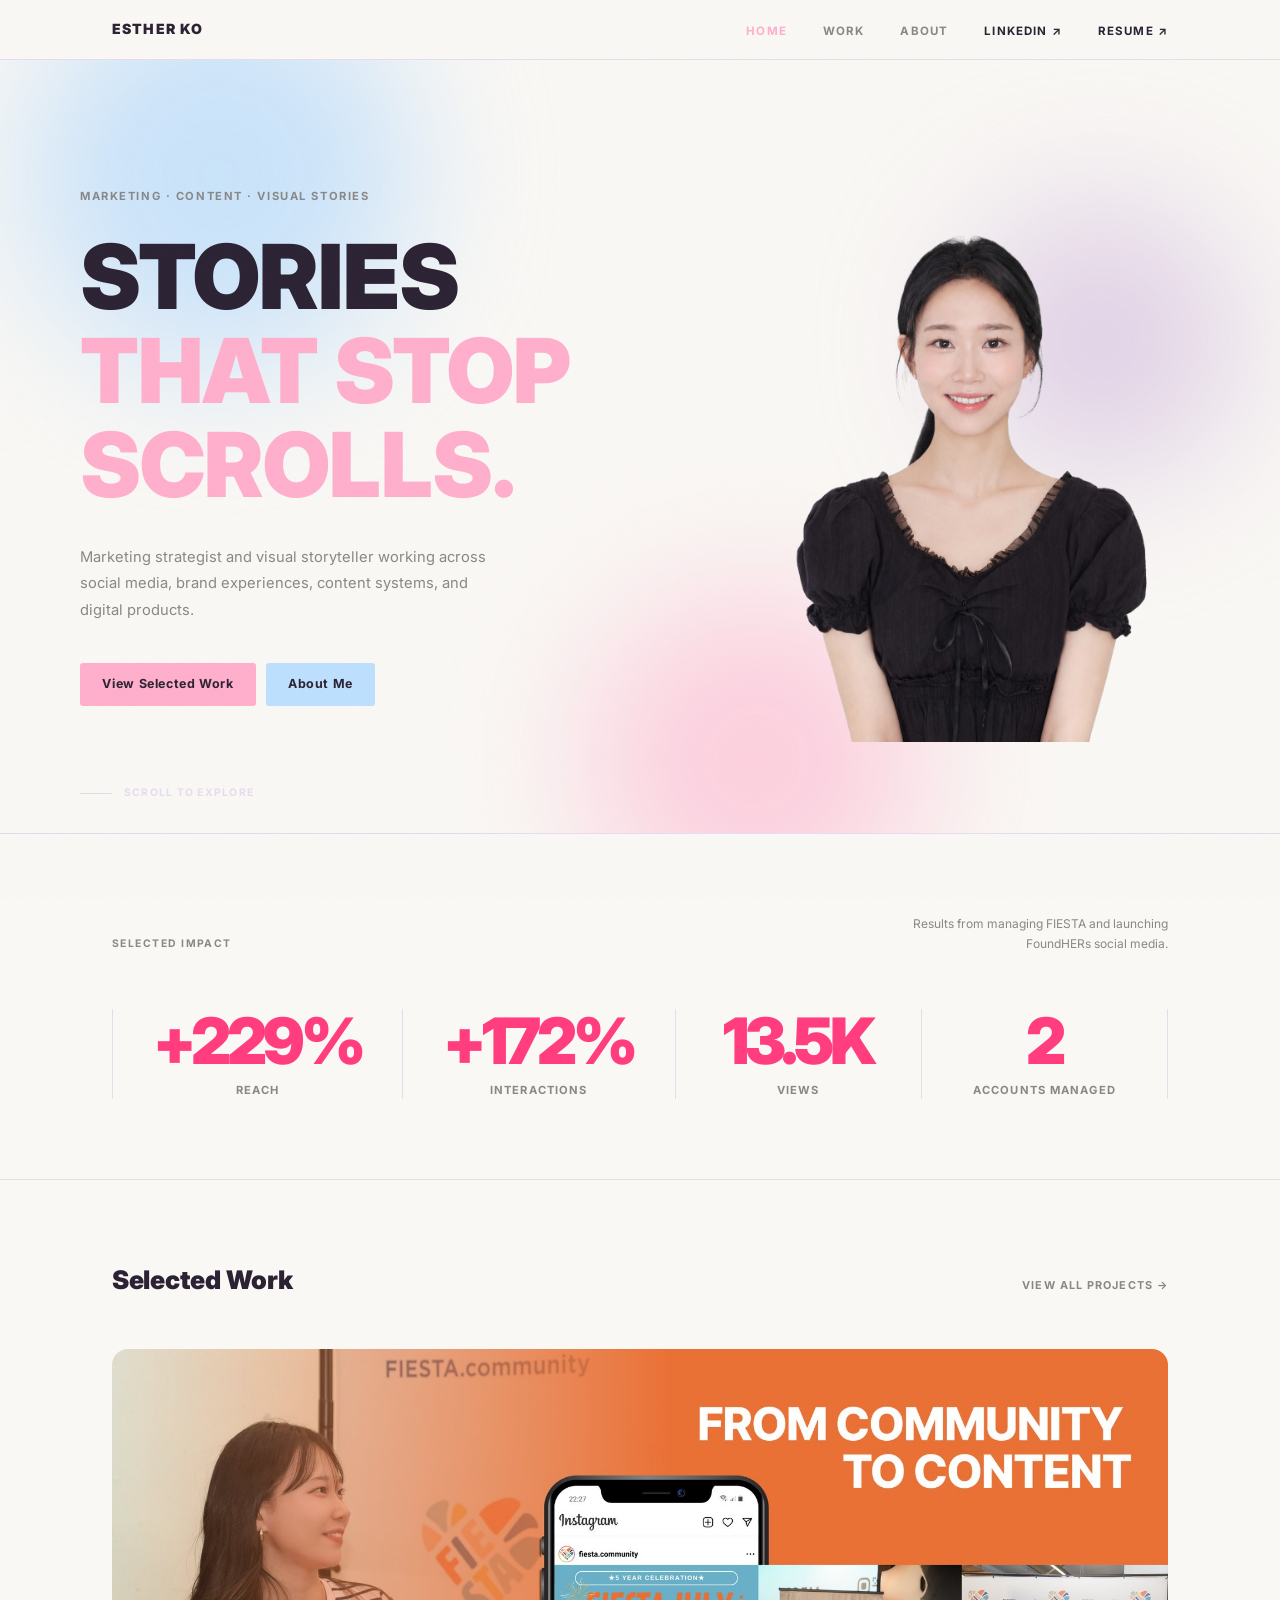
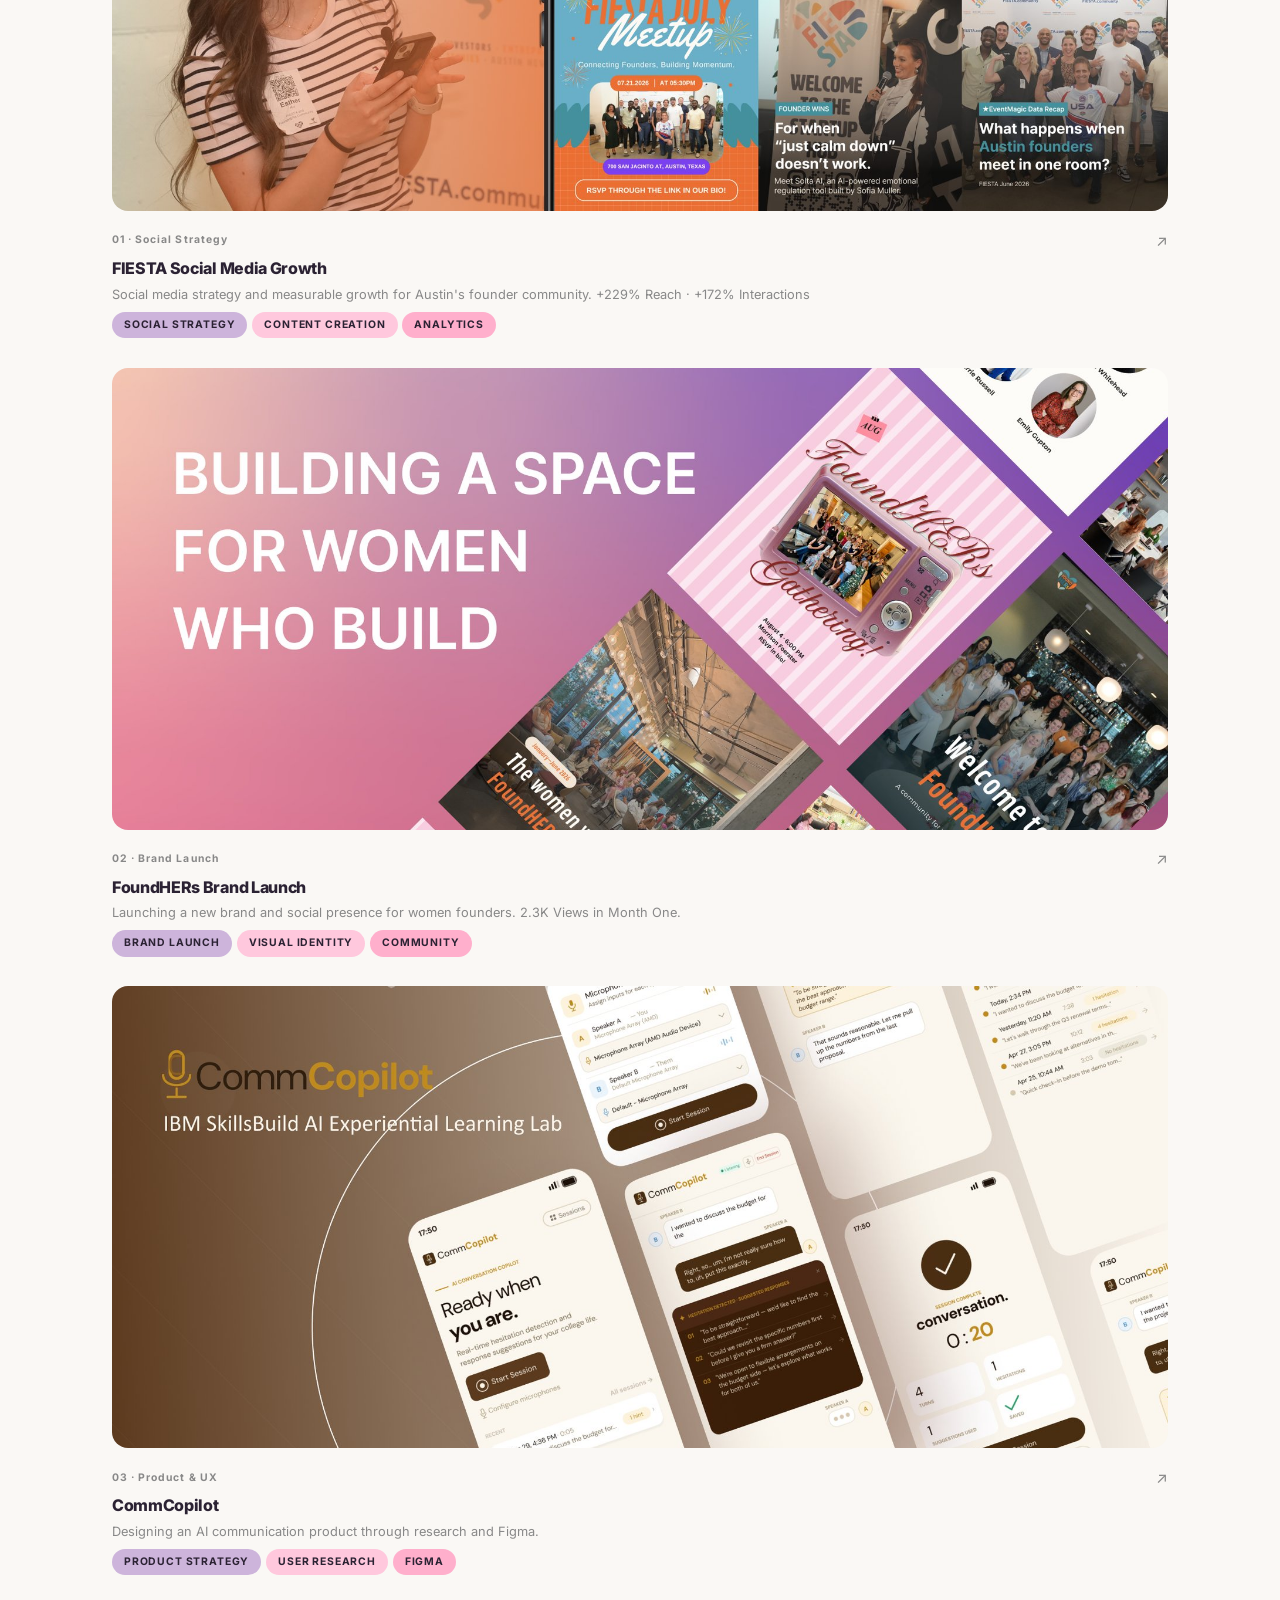
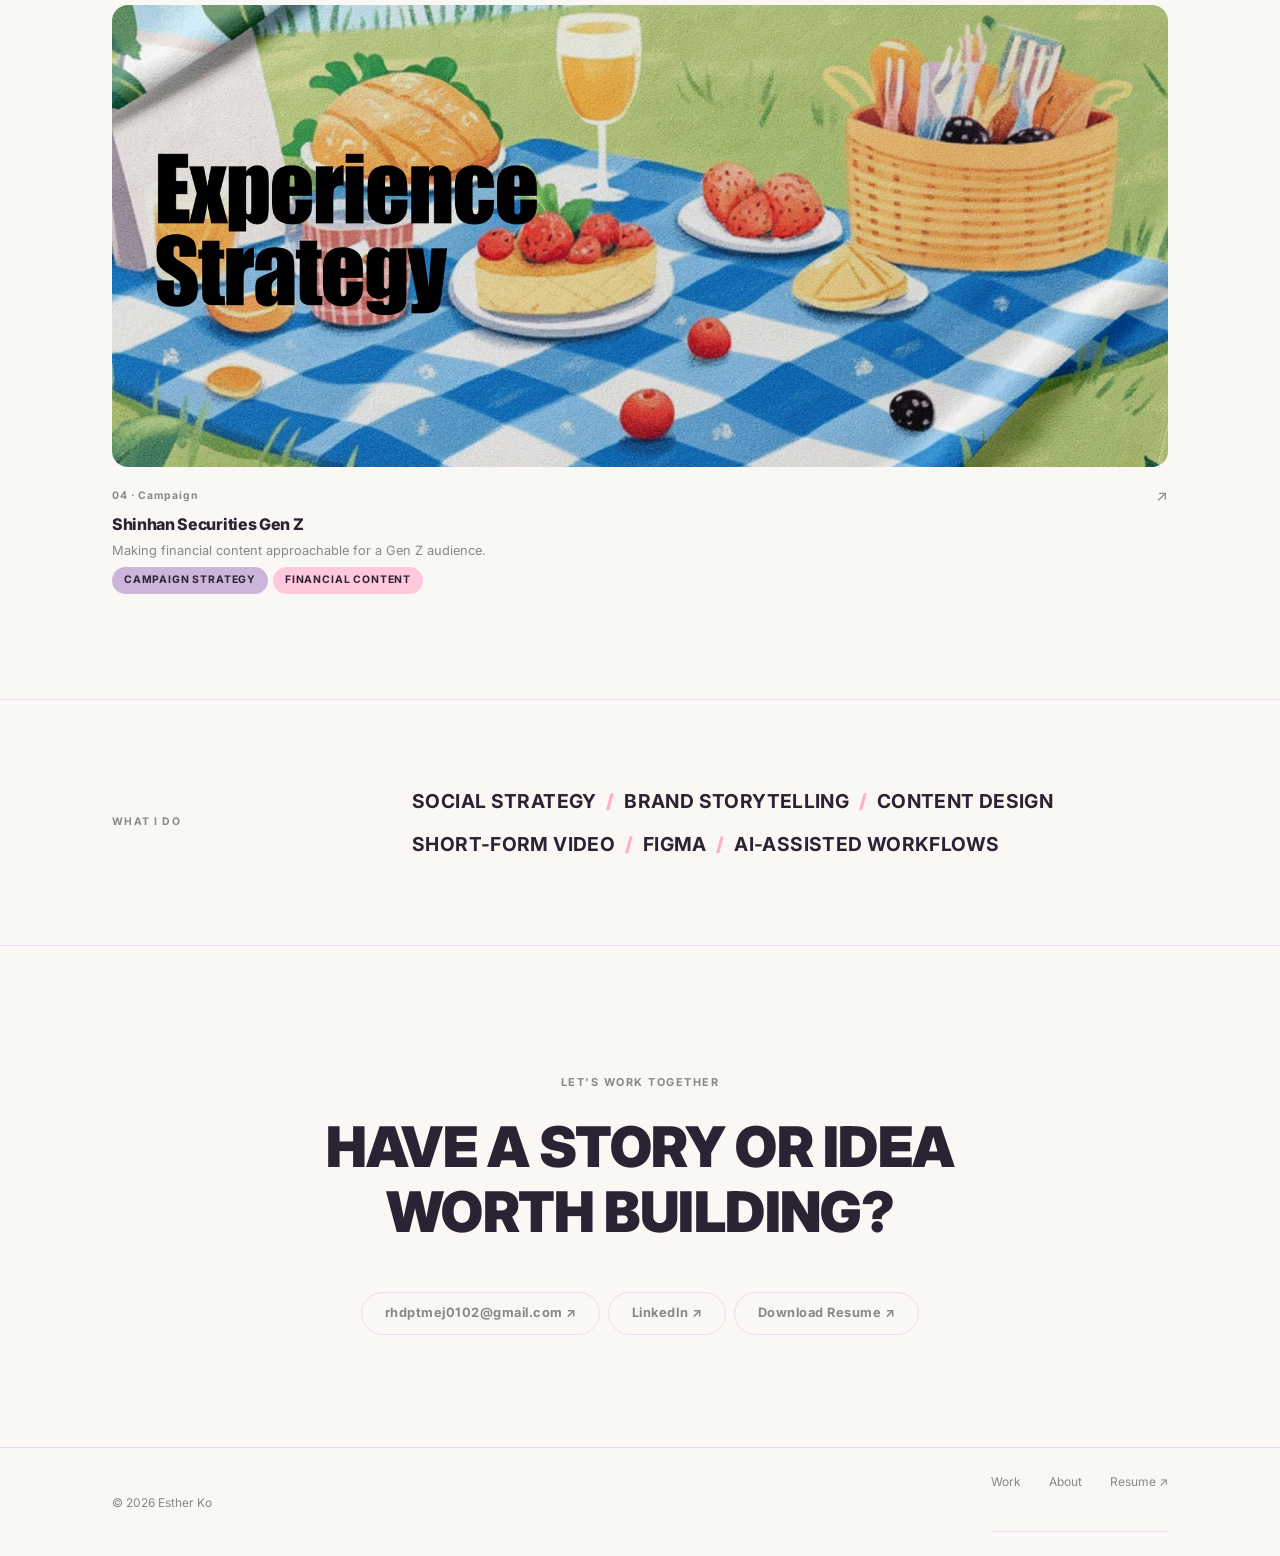
<file: index.html>
<!DOCTYPE html>
<html lang="en">
<head>
  <meta charset="UTF-8" />
  <meta name="viewport" content="width=device-width, initial-scale=1.0" />
  <title>Esther Ko — Marketing Portfolio</title>
  <link rel="stylesheet" href="style.css" />
</head>
<body>

  <nav>
    <div class="container nav-inner">
      <a href="index.html" class="nav-logo">Esther Ko</a>
      <ul class="nav-links" id="nav-menu">
        <li><a href="index.html" class="active">HOME</a></li>
        <li><a href="work.html">WORK</a></li>
        <li><a href="about.html">ABOUT</a></li>
        <li><a href="https://www.linkedin.com/in/hyunkyung-esther-ko/" target="_blank" class="nav-linkedin">LINKEDIN ↗</a></li>
        <li><a href="resume.pdf" target="_blank" class="nav-resume">RESUME ↗</a></li>
      </ul>
      <button class="nav-toggle" id="nav-toggle" aria-label="Menu">☰</button>
    </div>
  </nav>

  <!-- ── HERO ── -->
  <section id="hero">
    <div class="hero-blob hero-blob-1" aria-hidden="true"></div>
    <div class="hero-blob hero-blob-2" aria-hidden="true"></div>
    <div class="hero-blob hero-blob-3" aria-hidden="true"></div>
    <div class="container hero-inner">
      <div class="hero-text">
        <p class="hero-eyebrow">Marketing · Content · Visual Stories</p>
        <h1>
          STORIES<br>
          <span class="accent">THAT STOP SCROLLS.</span>
        </h1>
        <p class="hero-sub">
          Marketing strategist and visual storyteller working across social media,
          brand experiences, content systems, and digital products.
        </p>
        <div class="hero-actions">
          <a href="work.html" class="btn btn-primary">View Selected Work</a>
          <a href="about.html" class="btn btn-outline">About Me</a>
        </div>
      </div>
      <div class="hero-visual"><img src="images/hero.png" alt="Esther Ko"></div>
      <p class="hero-scroll-hint">Scroll to explore</p>
    </div>
  </section>

  <!-- ── SELECTED IMPACT ── -->
  <section id="impact">
    <div class="container">
      <div class="impact-header">
        <p class="eyebrow">Selected Impact</p>
        <p class="impact-note">Results from managing FIESTA and launching FoundHERs social media.</p>
      </div>
      <div class="impact-grid">
        <div class="impact-item">
          <div class="impact-num">+229%</div>
          <div class="impact-label">Reach</div>
        </div>
        <div class="impact-item">
          <div class="impact-num">+172%</div>
          <div class="impact-label">Interactions</div>
        </div>
        <div class="impact-item">
          <div class="impact-num">13.5K</div>
          <div class="impact-label">Views</div>
        </div>
        <div class="impact-item">
          <div class="impact-num">2</div>
          <div class="impact-label">Accounts Managed</div>
        </div>
      </div>
    </div>
  </section>

  <!-- ── SELECTED WORK ── -->
  <section id="selected-work">
    <div class="container">
      <div class="sw-header">
        <h2 class="sw-title">Selected Work</h2>
        <a href="work.html" class="sw-link">View All Projects →</a>
      </div>

      <div class="sw-grid">

        <!-- 01 FIESTA — full width, wide -->
        <a href="projects/fiesta.html" class="sw-card">
          <div class="sw-thumb"><img src="images/fiesta.jpg" alt="FIESTA"></div>
          <div class="sw-info">
            <div class="sw-meta">
              <span class="sw-num">01 · Social Strategy</span>
              <span class="sw-arrow">↗</span>
            </div>
            <h3 class="sw-name">FIESTA Social Media Growth</h3>
            <p class="sw-desc">Social media strategy and measurable growth for Austin's founder community. +229% Reach · +172% Interactions</p>
            <div class="sw-tags">
              <span class="tag">Social Strategy</span>
              <span class="tag">Content Creation</span>
              <span class="tag">Analytics</span>
            </div>
          </div>
        </a>

        <!-- 02 FoundHERs — left 7/12 -->
        <a href="projects/foundHERs.html" class="sw-card">
          <div class="sw-thumb"><img src="images/foundhers.jpg" alt="FoundHERs"></div>
          <div class="sw-info">
            <div class="sw-meta">
              <span class="sw-num">02 · Brand Launch</span>
              <span class="sw-arrow">↗</span>
            </div>
            <h3 class="sw-name">FoundHERs Brand Launch</h3>
            <p class="sw-desc">Launching a new brand and social presence for women founders. 2.3K Views in Month One.</p>
            <div class="sw-tags">
              <span class="tag">Brand Launch</span>
              <span class="tag">Visual Identity</span>
              <span class="tag">Community</span>
            </div>
          </div>
        </a>

        <!-- 03 CommCopilot -->
        <a href="projects/commcopilot.html" class="sw-card">
          <div class="sw-thumb"><img src="images/commcopilot.jpg" alt="CommCopilot"></div>
          <div class="sw-info">
            <div class="sw-meta">
              <span class="sw-num">03 · Product & UX</span>
              <span class="sw-arrow">↗</span>
            </div>
            <h3 class="sw-name">CommCopilot</h3>
            <p class="sw-desc">Designing an AI communication product through research and Figma.</p>
            <div class="sw-tags">
              <span class="tag">Product Strategy</span>
              <span class="tag">User Research</span>
              <span class="tag">Figma</span>
            </div>
          </div>
        </a>

        <!-- 04 Shinhan -->
        <a href="projects/shinhan.html" class="sw-card">
          <div class="sw-thumb"><img src="images/shinhan.jpg" alt="Shinhan Securities"></div>
          <div class="sw-info">
            <div class="sw-meta">
              <span class="sw-num">04 · Campaign</span>
              <span class="sw-arrow">↗</span>
            </div>
            <h3 class="sw-name">Shinhan Securities Gen Z</h3>
            <p class="sw-desc">Making financial content approachable for a Gen Z audience.</p>
            <div class="sw-tags">
              <span class="tag">Campaign Strategy</span>
              <span class="tag">Financial Content</span>
            </div>
          </div>
        </a>

      </div>
    </div>
  </section>

  <!-- ── WHAT I DO ── -->
  <section id="what-i-do">
    <div class="container">
      <div class="wid-inner">
        <p class="eyebrow">What I Do</p>
        <div class="wid-skills">
          SOCIAL STRATEGY<span class="sep">/</span>BRAND STORYTELLING<span class="sep">/</span>CONTENT DESIGN<br>
          SHORT-FORM VIDEO<span class="sep">/</span>FIGMA<span class="sep">/</span>AI-ASSISTED WORKFLOWS
        </div>
      </div>
    </div>
  </section>

  <!-- ── CONTACT CTA ── -->
  <section id="contact-cta">
    <div class="container">
      <p class="cta-pre">Let's work together</p>
      <h2 class="cta-title">Have a story or idea<br>worth building?</h2>
      <div class="cta-links">
        <a href="mailto:rhdptmej0102@gmail.com">rhdptmej0102@gmail.com ↗</a>
        <a href="https://www.linkedin.com/in/hyunkyung-esther-ko/" target="_blank">LinkedIn ↗</a>
        <a href="resume.pdf" target="_blank">Download Resume ↗</a>
      </div>
    </div>
  </section>

  <footer>
    <div class="container footer-inner">
      <span>© 2026 Esther Ko</span>
      <nav class="footer-nav">
        <a href="work.html">Work</a>
        <a href="about.html">About</a>
        <a href="resume.pdf" target="_blank">Resume ↗</a>
      </nav>
    </div>
  </footer>

  <script>
    const toggle = document.getElementById('nav-toggle');
    const menu   = document.getElementById('nav-menu');
    toggle.addEventListener('click', () => menu.classList.toggle('open'));
  </script>

</body>
</html>
</file>
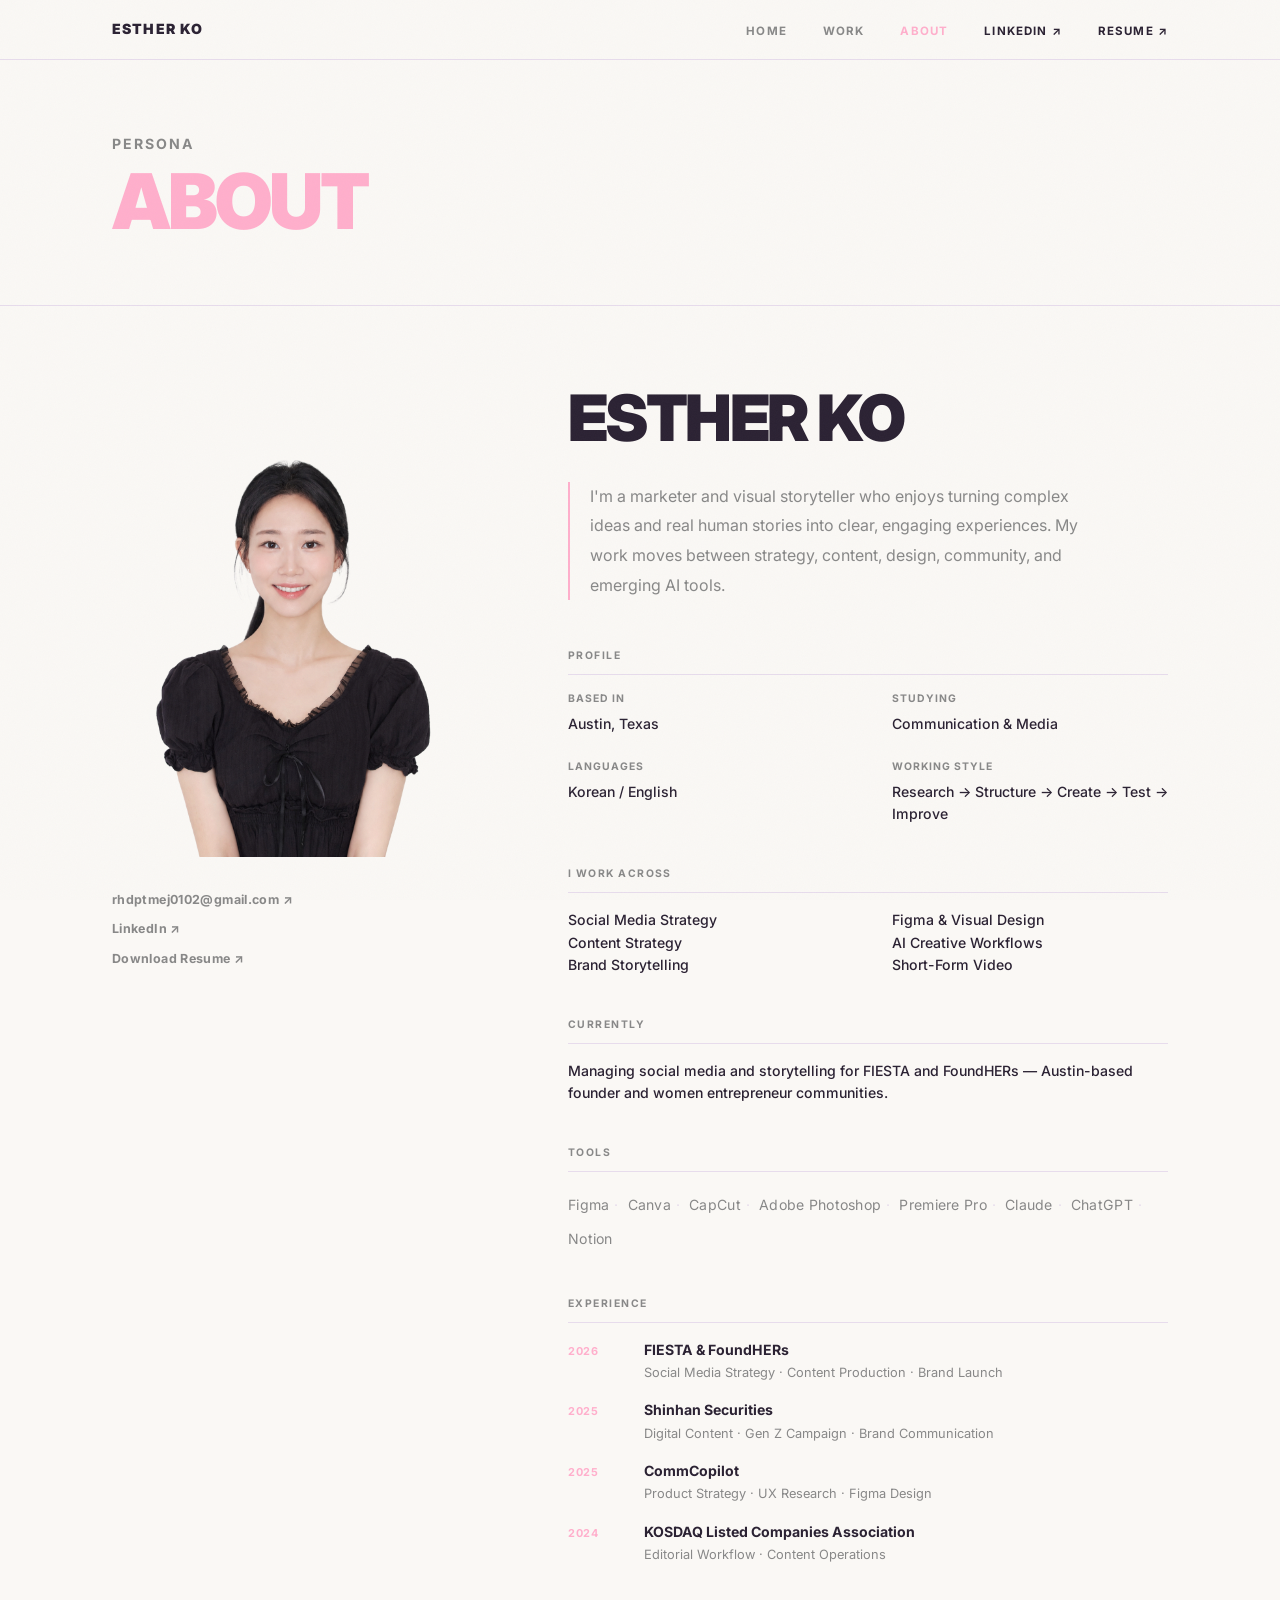
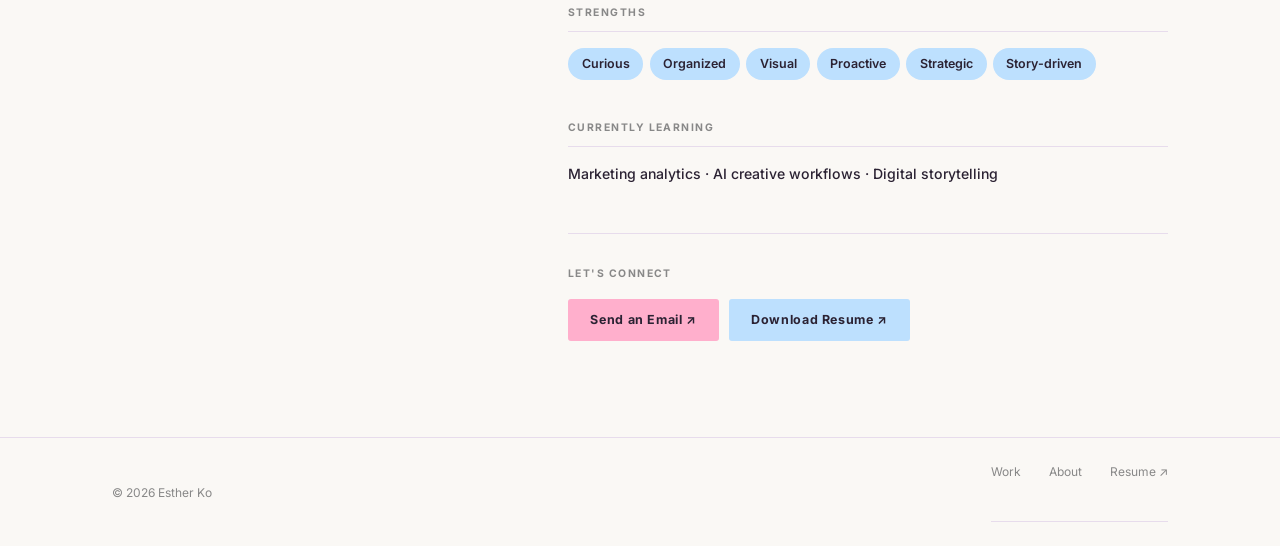
<file: about.html>
<!DOCTYPE html>
<html lang="en">
<head>
  <meta charset="UTF-8" />
  <meta name="viewport" content="width=device-width, initial-scale=1.0" />
  <title>About — Esther Ko</title>
  <link rel="stylesheet" href="style.css" />
</head>
<body>

  <nav>
    <div class="container nav-inner">
      <a href="index.html" class="nav-logo">Esther Ko</a>
      <ul class="nav-links" id="nav-menu">
        <li><a href="index.html">HOME</a></li>
        <li><a href="work.html">WORK</a></li>
        <li><a href="about.html" class="active">ABOUT</a></li>
        <li><a href="https://www.linkedin.com/in/hyunkyung-esther-ko/" target="_blank" class="nav-linkedin">LINKEDIN ↗</a></li>
        <li><a href="resume.pdf" target="_blank" class="nav-resume">RESUME ↗</a></li>
      </ul>
      <button class="nav-toggle" id="nav-toggle" aria-label="Menu">☰</button>
    </div>
  </nav>

  <!-- Page Hero -->
  <section class="page-hero">
    <div class="container">
      <p class="eyebrow">Persona</p>
      <h1>ABOUT</h1>
    </div>
  </section>

  <!-- Persona Layout -->
  <div class="container">
    <div class="about-persona">

      <!-- Photo sidebar (sticky) -->
      <div class="persona-photo">
        <div class="persona-img"><img src="images/hero.png" alt="Esther Ko"></div>
        <div class="persona-sidebar-links">
          <a href="mailto:rhdptmej0102@gmail.com">rhdptmej0102@gmail.com ↗</a>
          <a href="https://www.linkedin.com/in/hyunkyung-esther-ko/" target="_blank">LinkedIn ↗</a>
          <a href="resume.pdf" target="_blank">Download Resume ↗</a>
        </div>
      </div>

      <!-- Main content -->
      <div class="persona-content">

        <h1>ESTHER KO</h1>

        <p class="persona-intro">
          I'm a marketer and visual storyteller who enjoys turning complex ideas
          and real human stories into clear, engaging experiences. My work moves
          between strategy, content, design, community, and emerging AI tools.
        </p>

        <!-- Quick info -->
        <div class="persona-block">
          <p class="persona-block-title">Profile</p>
          <div class="persona-info-grid">
            <div>
              <p class="pi-label">Based In</p>
              <p class="pi-value">Austin, Texas</p>
            </div>
            <div>
              <p class="pi-label">Studying</p>
              <p class="pi-value">Communication & Media</p>
            </div>
            <div>
              <p class="pi-label">Languages</p>
              <p class="pi-value">Korean / English</p>
            </div>
            <div>
              <p class="pi-label">Working Style</p>
              <p class="pi-value">Research → Structure → Create → Test → Improve</p>
            </div>
          </div>
        </div>

        <!-- I work across -->
        <div class="persona-block">
          <p class="persona-block-title">I Work Across</p>
          <div class="persona-info-grid">
            <div>
              <p class="pi-value">Social Media Strategy</p>
              <p class="pi-value">Content Strategy</p>
              <p class="pi-value">Brand Storytelling</p>
            </div>
            <div>
              <p class="pi-value">Figma & Visual Design</p>
              <p class="pi-value">AI Creative Workflows</p>
              <p class="pi-value">Short-Form Video</p>
            </div>
          </div>
        </div>

        <!-- Currently -->
        <div class="persona-block">
          <p class="persona-block-title">Currently</p>
          <p class="pi-value">Managing social media and storytelling for FIESTA and FoundHERs — Austin-based founder and women entrepreneur communities.</p>
        </div>

        <!-- Tools -->
        <div class="persona-block">
          <p class="persona-block-title">Tools</p>
          <p class="persona-tools">
            Figma<span class="tool-sep">·</span>
            Canva<span class="tool-sep">·</span>
            CapCut<span class="tool-sep">·</span>
            Adobe Photoshop<span class="tool-sep">·</span>
            Premiere Pro<span class="tool-sep">·</span>
            Claude<span class="tool-sep">·</span>
            ChatGPT<span class="tool-sep">·</span>
            Notion
          </p>
        </div>

        <!-- Experience -->
        <div class="persona-block">
          <p class="persona-block-title">Experience</p>
          <div class="exp-timeline">
            <div class="exp-row">
              <span class="exp-year">2026</span>
              <div class="exp-detail">
                <p class="exp-org">FIESTA & FoundHERs</p>
                <p class="exp-role">Social Media Strategy · Content Production · Brand Launch</p>
              </div>
            </div>
            <div class="exp-row">
              <span class="exp-year">2025</span>
              <div class="exp-detail">
                <p class="exp-org">Shinhan Securities</p>
                <p class="exp-role">Digital Content · Gen Z Campaign · Brand Communication</p>
              </div>
            </div>
            <div class="exp-row">
              <span class="exp-year">2025</span>
              <div class="exp-detail">
                <p class="exp-org">CommCopilot</p>
                <p class="exp-role">Product Strategy · UX Research · Figma Design</p>
              </div>
            </div>
            <div class="exp-row">
              <span class="exp-year">2024</span>
              <div class="exp-detail">
                <p class="exp-org">KOSDAQ Listed Companies Association</p>
                <p class="exp-role">Editorial Workflow · Content Operations</p>
              </div>
            </div>
          </div>
        </div>

        <!-- Strengths -->
        <div class="persona-block">
          <p class="persona-block-title">Strengths</p>
          <div class="strength-list">
            <span class="strength-tag">Curious</span>
            <span class="strength-tag">Organized</span>
            <span class="strength-tag">Visual</span>
            <span class="strength-tag">Proactive</span>
            <span class="strength-tag">Strategic</span>
            <span class="strength-tag">Story-driven</span>
          </div>
        </div>

        <!-- Currently learning -->
        <div class="persona-block">
          <p class="persona-block-title">Currently Learning</p>
          <p class="pi-value">Marketing analytics · AI creative workflows · Digital storytelling</p>
        </div>

        <!-- CTA -->
        <div class="persona-cta">
          <p class="eyebrow">Let's connect</p>
          <div class="persona-cta-links">
            <a href="mailto:rhdptmej0102@gmail.com" class="btn btn-primary">Send an Email ↗</a>
            <a href="resume.pdf" target="_blank" class="btn btn-outline">Download Resume ↗</a>
          </div>
        </div>

      </div>
    </div>
  </div>

  <footer>
    <div class="container footer-inner">
      <span>© 2026 Esther Ko</span>
      <nav class="footer-nav">
        <a href="work.html">Work</a>
        <a href="about.html">About</a>
        <a href="resume.pdf" target="_blank">Resume ↗</a>
      </nav>
    </div>
  </footer>

  <script>
    const toggle = document.getElementById('nav-toggle');
    const menu   = document.getElementById('nav-menu');
    toggle.addEventListener('click', () => menu.classList.toggle('open'));
  </script>

</body>
</html>
</file>
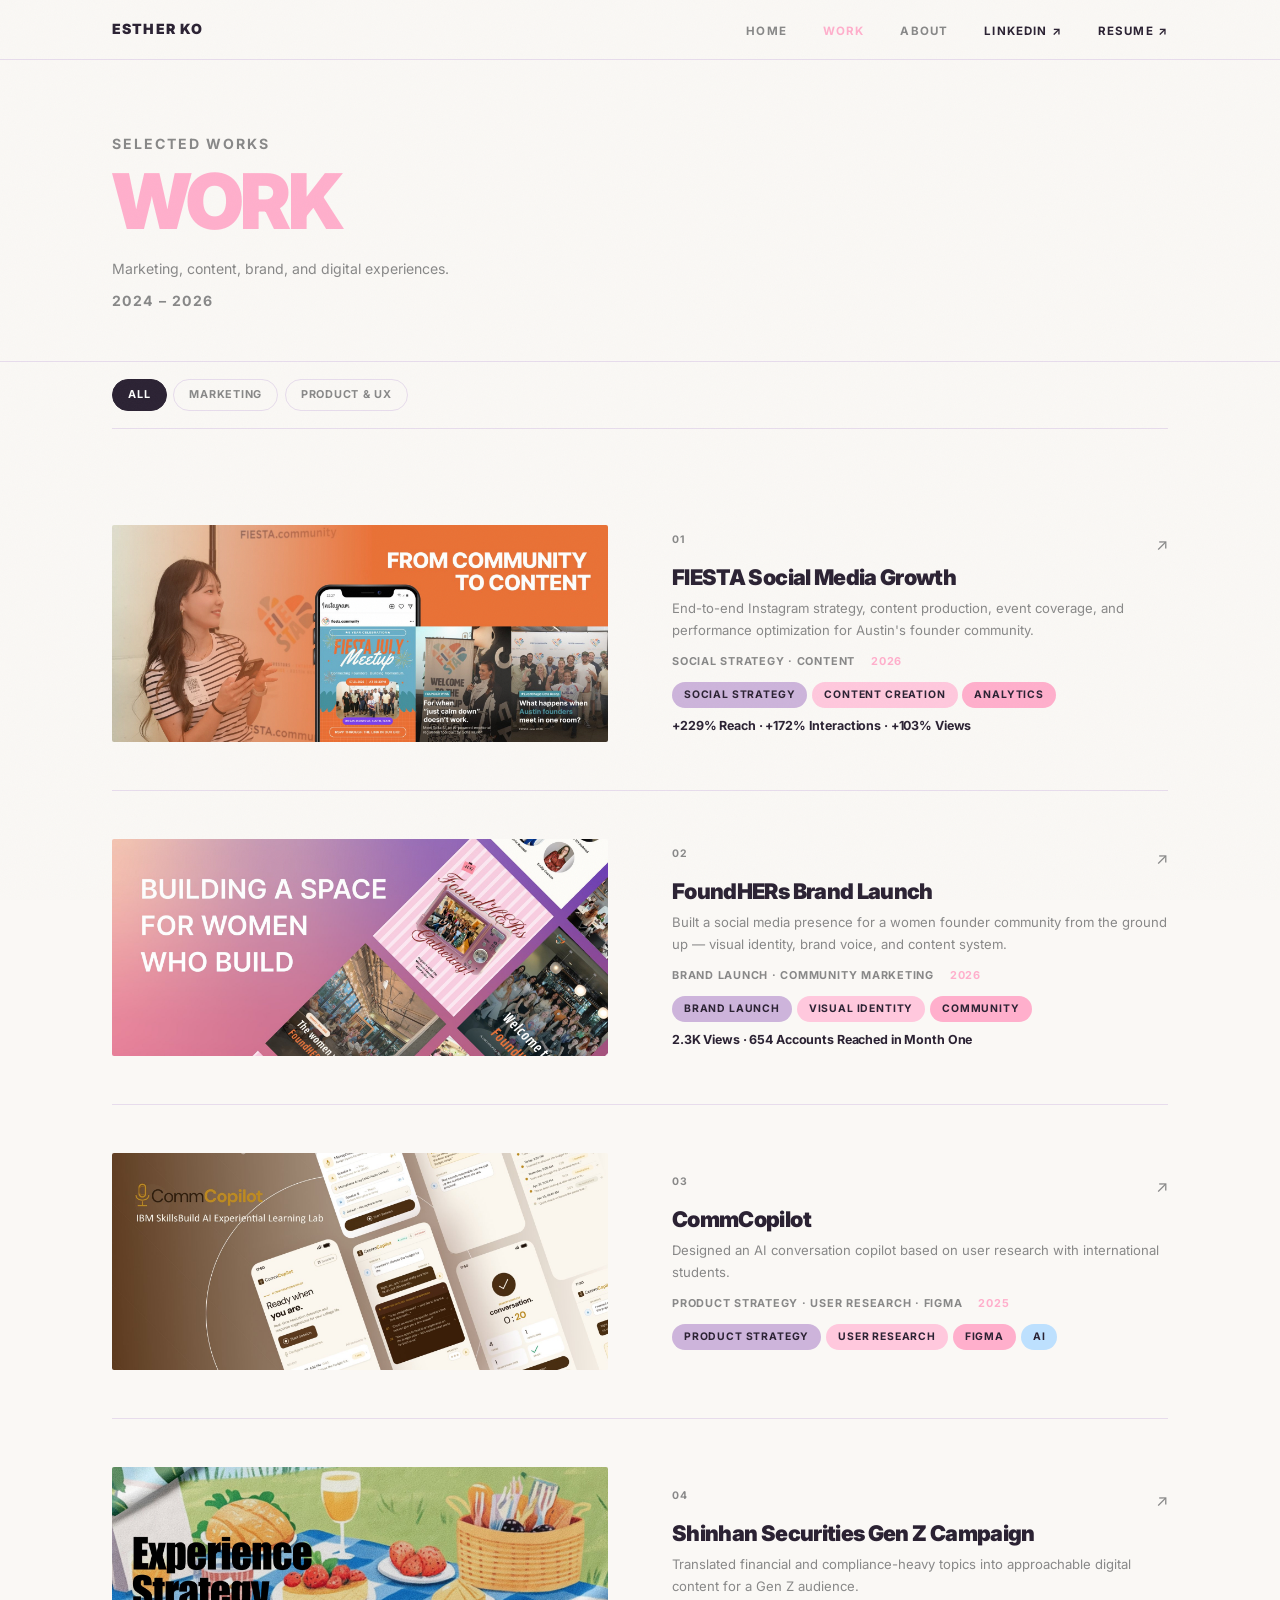
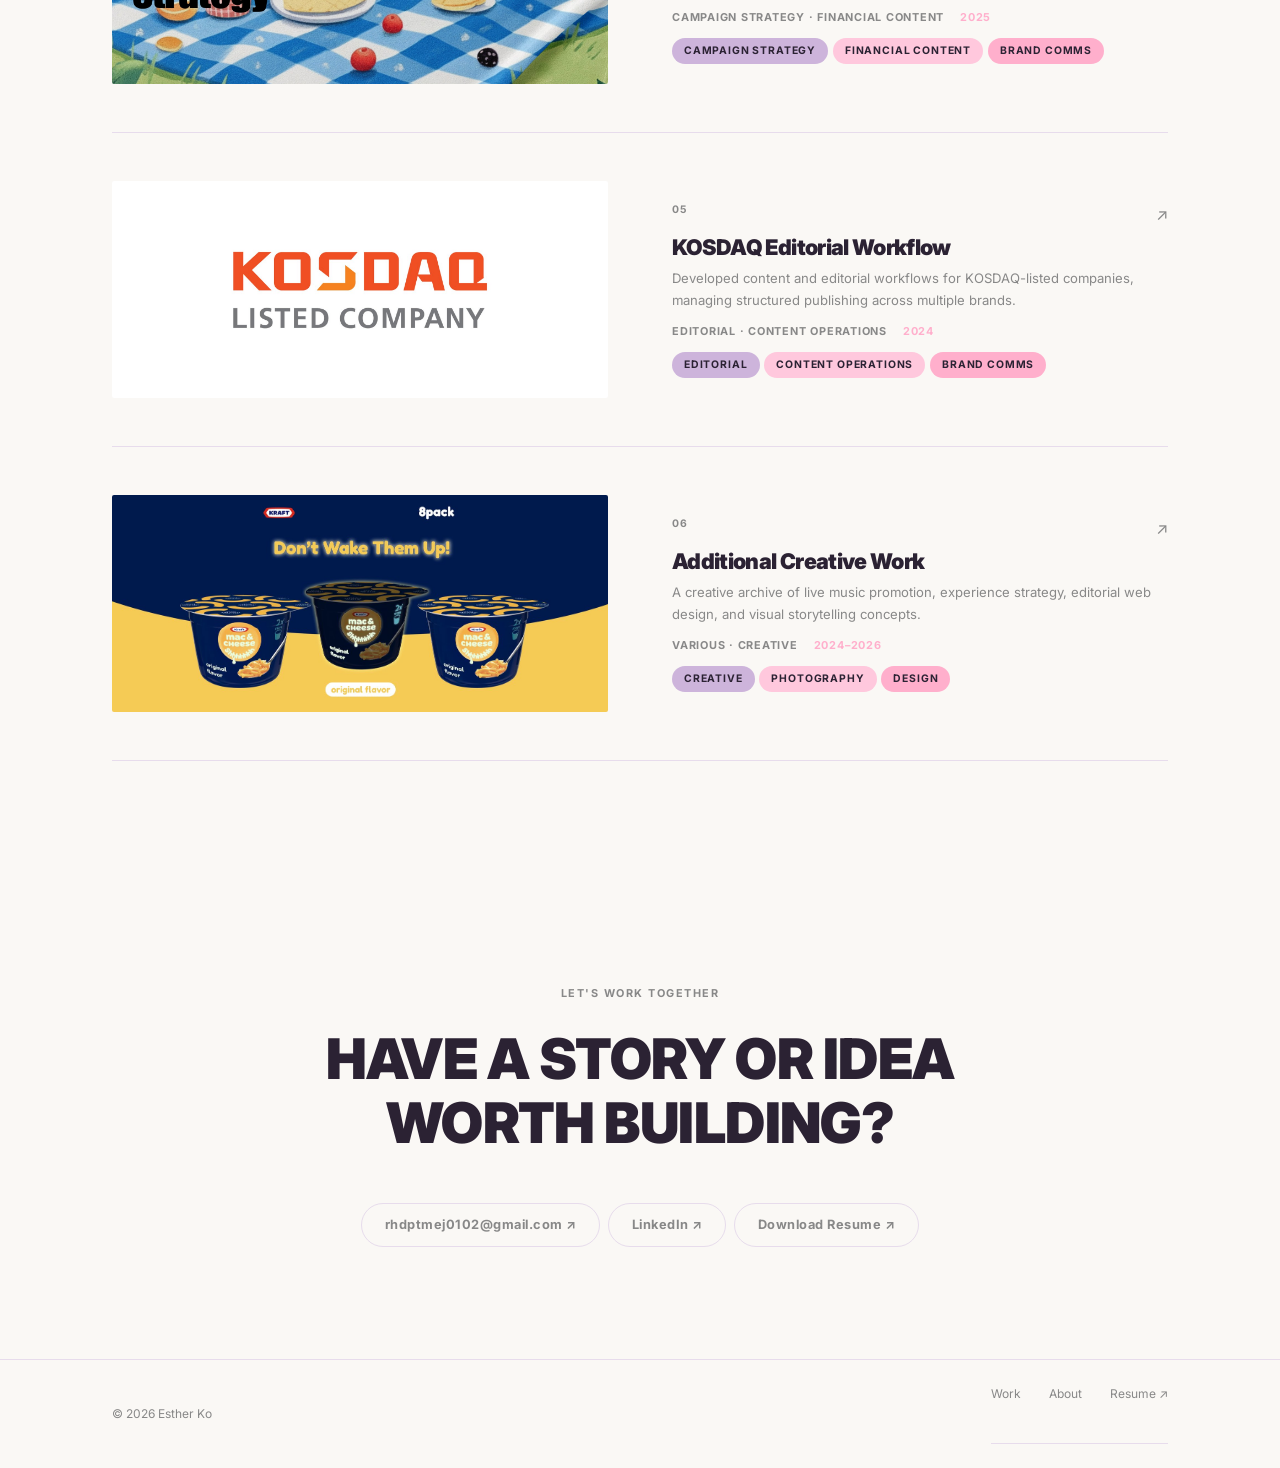
<file: work.html>
<!DOCTYPE html>
<html lang="en">
<head>
  <meta charset="UTF-8" />
  <meta name="viewport" content="width=device-width, initial-scale=1.0" />
  <title>Work — Esther Ko</title>
  <link rel="stylesheet" href="style.css" />
</head>
<body>

  <nav>
    <div class="container nav-inner">
      <a href="index.html" class="nav-logo">Esther Ko</a>
      <ul class="nav-links" id="nav-menu">
        <li><a href="index.html">HOME</a></li>
        <li><a href="work.html" class="active">WORK</a></li>
        <li><a href="about.html">ABOUT</a></li>
        <li><a href="https://www.linkedin.com/in/hyunkyung-esther-ko/" target="_blank" class="nav-linkedin">LINKEDIN ↗</a></li>
        <li><a href="resume.pdf" target="_blank" class="nav-resume">RESUME ↗</a></li>
      </ul>
      <button class="nav-toggle" id="nav-toggle" aria-label="Menu">☰</button>
    </div>
  </nav>

  <!-- Page Hero -->
  <section class="page-hero">
    <div class="container">
      <p class="eyebrow">Selected Works</p>
      <h1>WORK</h1>
      <p>Marketing, content, brand, and digital experiences.</p>
      <p class="page-hero-meta">2024 – 2026</p>
    </div>
  </section>

  <!-- Filter -->
  <div class="container">
    <div class="filter-row">
      <div class="filter-btns">
        <button class="filter-btn active" data-filter="all">All</button>
        <button class="filter-btn" data-filter="marketing">Marketing</button>
        <button class="filter-btn" data-filter="product">Product & UX</button>
      </div>
    </div>
  </div>

  <!-- Project List -->
  <div class="container">
    <div class="work-index">

      <!-- 01 FIESTA -->
      <a href="projects/fiesta.html" class="work-row" data-category="marketing">
        <div class="wr-thumb"><img src="images/fiesta.jpg" alt="FIESTA"></div>
        <div class="wr-info">
          <div class="wr-top">
            <span class="wr-num">01</span>
            <span class="wr-arrow">↗</span>
          </div>
          <h2 class="wr-title">FIESTA Social Media Growth</h2>
          <p class="wr-desc">End-to-end Instagram strategy, content production, event coverage, and performance optimization for Austin's founder community.</p>
          <div class="wr-meta">
            <span class="wr-role">Social Strategy · Content</span>
            <span class="wr-year">2026</span>
          </div>
          <div class="wr-tags">
            <span class="tag">Social Strategy</span>
            <span class="tag">Content Creation</span>
            <span class="tag">Analytics</span>
          </div>
          <p class="wr-result">+229% Reach · +172% Interactions · +103% Views</p>
        </div>
      </a>

      <!-- 02 FoundHERs -->
      <a href="projects/foundHERs.html" class="work-row" data-category="marketing">
        <div class="wr-thumb"><img src="images/foundhers.jpg" alt="FoundHERs"></div>
        <div class="wr-info">
          <div class="wr-top">
            <span class="wr-num">02</span>
            <span class="wr-arrow">↗</span>
          </div>
          <h2 class="wr-title">FoundHERs Brand Launch</h2>
          <p class="wr-desc">Built a social media presence for a women founder community from the ground up — visual identity, brand voice, and content system.</p>
          <div class="wr-meta">
            <span class="wr-role">Brand Launch · Community Marketing</span>
            <span class="wr-year">2026</span>
          </div>
          <div class="wr-tags">
            <span class="tag">Brand Launch</span>
            <span class="tag">Visual Identity</span>
            <span class="tag">Community</span>
          </div>
          <p class="wr-result">2.3K Views · 654 Accounts Reached in Month One</p>
        </div>
      </a>

      <!-- 03 CommCopilot -->
      <a href="projects/commcopilot.html" class="work-row" data-category="product">
        <div class="wr-thumb"><img src="images/commcopilot.jpg" alt="CommCopilot"></div>
        <div class="wr-info">
          <div class="wr-top">
            <span class="wr-num">03</span>
            <span class="wr-arrow">↗</span>
          </div>
          <h2 class="wr-title">CommCopilot</h2>
          <p class="wr-desc">Designed an AI conversation copilot based on user research with international students.</p>
          <div class="wr-meta">
            <span class="wr-role">Product Strategy · User Research · Figma</span>
            <span class="wr-year">2025</span>
          </div>
          <div class="wr-tags">
            <span class="tag">Product Strategy</span>
            <span class="tag">User Research</span>
            <span class="tag">Figma</span>
            <span class="tag">AI</span>
          </div>
        </div>
      </a>

      <!-- 04 Shinhan -->
      <a href="projects/shinhan.html" class="work-row" data-category="marketing">
        <div class="wr-thumb"><img src="images/shinhan.jpg" alt="Shinhan Securities"></div>
        <div class="wr-info">
          <div class="wr-top">
            <span class="wr-num">04</span>
            <span class="wr-arrow">↗</span>
          </div>
          <h2 class="wr-title">Shinhan Securities Gen Z Campaign</h2>
          <p class="wr-desc">Translated financial and compliance-heavy topics into approachable digital content for a Gen Z audience.</p>
          <div class="wr-meta">
            <span class="wr-role">Campaign Strategy · Financial Content</span>
            <span class="wr-year">2025</span>
          </div>
          <div class="wr-tags">
            <span class="tag">Campaign Strategy</span>
            <span class="tag">Financial Content</span>
            <span class="tag">Brand Comms</span>
          </div>
        </div>
      </a>

      <!-- 05 KOSDAQ -->
      <a href="projects/kosdaq.html" class="work-row" data-category="marketing">
        <div class="wr-thumb"><img src="images/kosdaq.jpg" alt="KOSDAQ"></div>
        <div class="wr-info">
          <div class="wr-top">
            <span class="wr-num">05</span>
            <span class="wr-arrow">↗</span>
          </div>
          <h2 class="wr-title">KOSDAQ Editorial Workflow</h2>
          <p class="wr-desc">Developed content and editorial workflows for KOSDAQ-listed companies, managing structured publishing across multiple brands.</p>
          <div class="wr-meta">
            <span class="wr-role">Editorial · Content Operations</span>
            <span class="wr-year">2024</span>
          </div>
          <div class="wr-tags">
            <span class="tag">Editorial</span>
            <span class="tag">Content Operations</span>
            <span class="tag">Brand Comms</span>
          </div>
        </div>
      </a>

      <!-- 06 Additional -->
      <a href="projects/additional.html" class="work-row" data-category="marketing">
        <div class="wr-thumb"><img src="images/additional.jpg" alt="Additional work"></div>
        <div class="wr-info">
          <div class="wr-top">
            <span class="wr-num">06</span>
            <span class="wr-arrow">↗</span>
          </div>
          <h2 class="wr-title">Additional Creative Work</h2>
          <p class="wr-desc">A creative archive of live music promotion, experience strategy, editorial web design, and visual storytelling concepts.</p>
          <div class="wr-meta">
            <span class="wr-role">Various · Creative</span>
            <span class="wr-year">2024–2026</span>
          </div>
          <div class="wr-tags">
            <span class="tag">Creative</span>
            <span class="tag">Photography</span>
            <span class="tag">Design</span>
          </div>
        </div>
      </a>

    </div>
  </div>

  <!-- Contact CTA -->
  <section id="contact-cta">
    <div class="container">
      <p class="cta-pre">Let's work together</p>
      <h2 class="cta-title">Have a story or idea<br>worth building?</h2>
      <div class="cta-links">
        <a href="mailto:rhdptmej0102@gmail.com">rhdptmej0102@gmail.com ↗</a>
        <a href="https://www.linkedin.com/in/hyunkyung-esther-ko/" target="_blank">LinkedIn ↗</a>
        <a href="resume.pdf" target="_blank">Download Resume ↗</a>
      </div>
    </div>
  </section>

  <footer>
    <div class="container footer-inner">
      <span>© 2026 Esther Ko</span>
      <nav class="footer-nav">
        <a href="work.html">Work</a>
        <a href="about.html">About</a>
        <a href="resume.pdf" target="_blank">Resume ↗</a>
      </nav>
    </div>
  </footer>

  <script>
    const toggle = document.getElementById('nav-toggle');
    const menu   = document.getElementById('nav-menu');
    toggle.addEventListener('click', () => menu.classList.toggle('open'));

    // Filter
    const btns  = document.querySelectorAll('.filter-btn');
    const rows  = document.querySelectorAll('.work-row');
    btns.forEach(btn => {
      btn.addEventListener('click', () => {
        btns.forEach(b => b.classList.remove('active'));
        btn.classList.add('active');
        const f = btn.dataset.filter;
        rows.forEach(r => {
          r.style.display = (f === 'all' || r.dataset.category === f) ? '' : 'none';
        });
      });
    });
  </script>

</body>
</html>
</file>
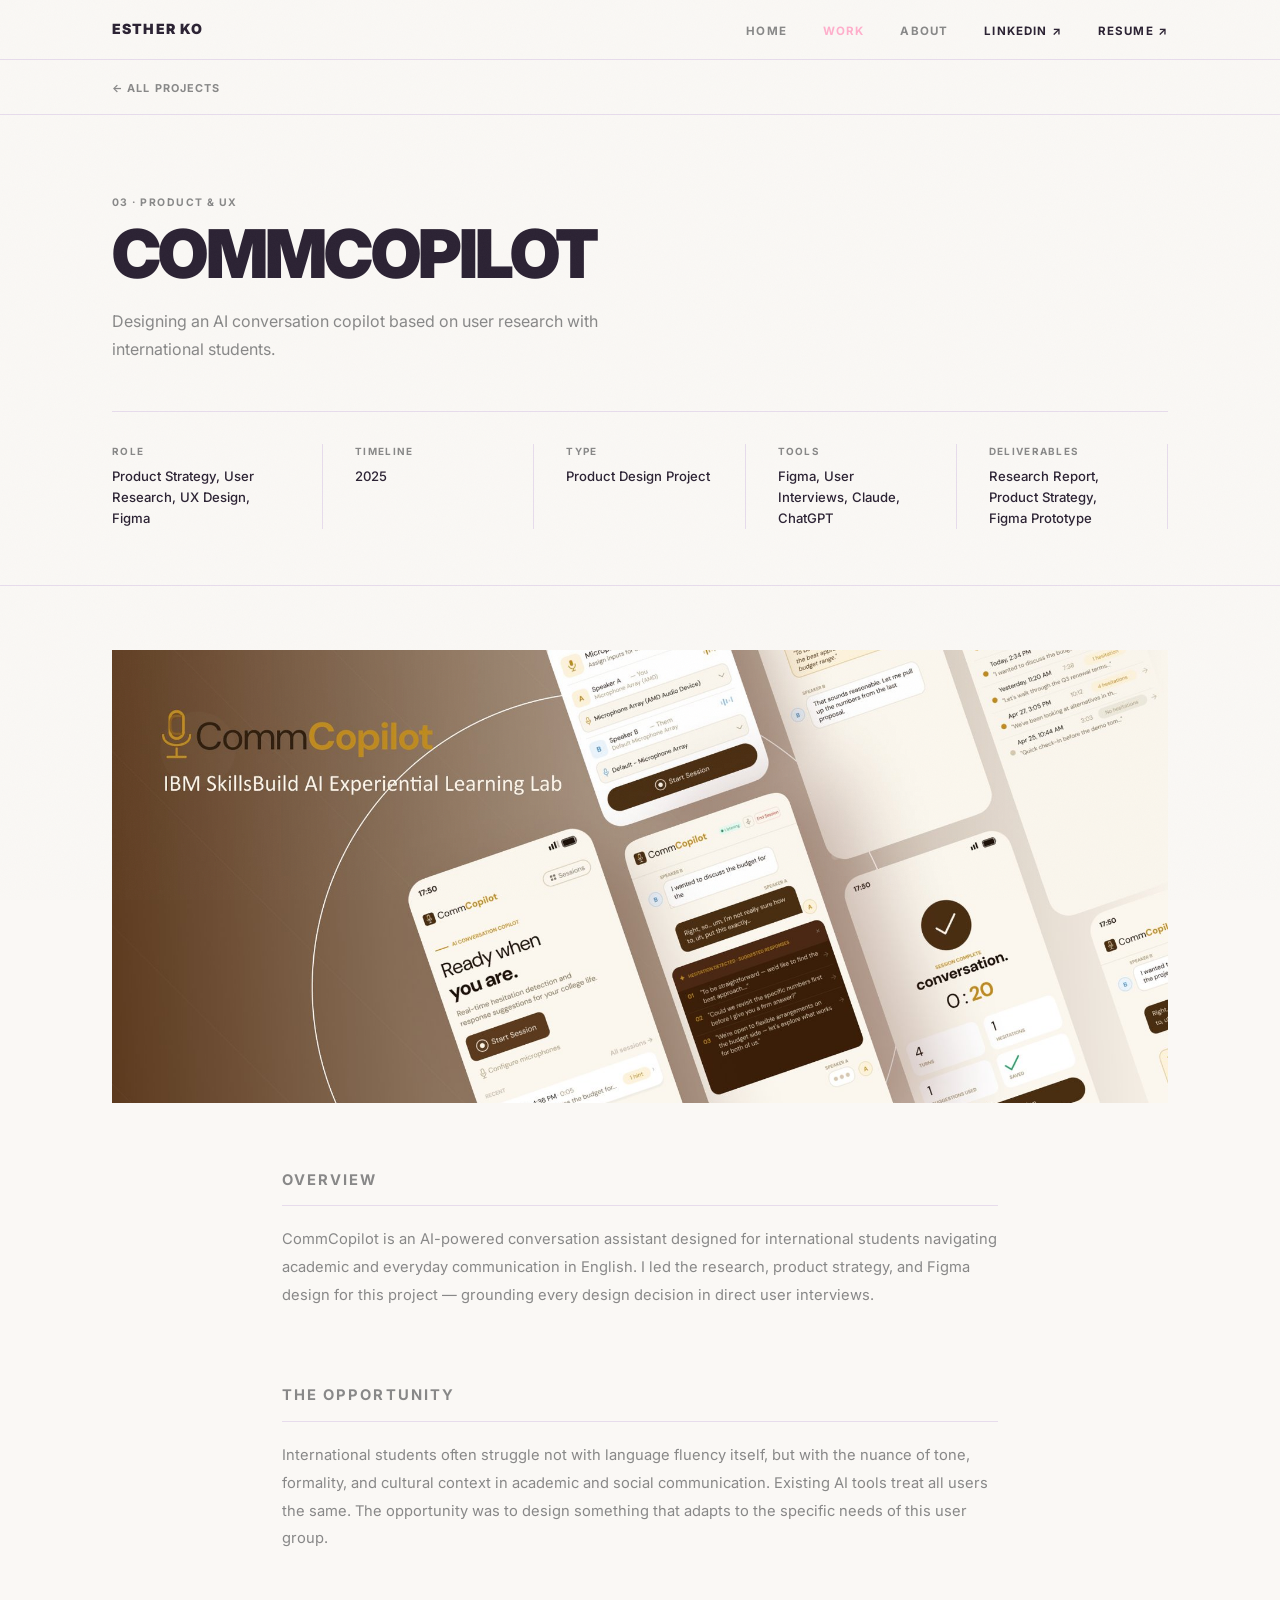
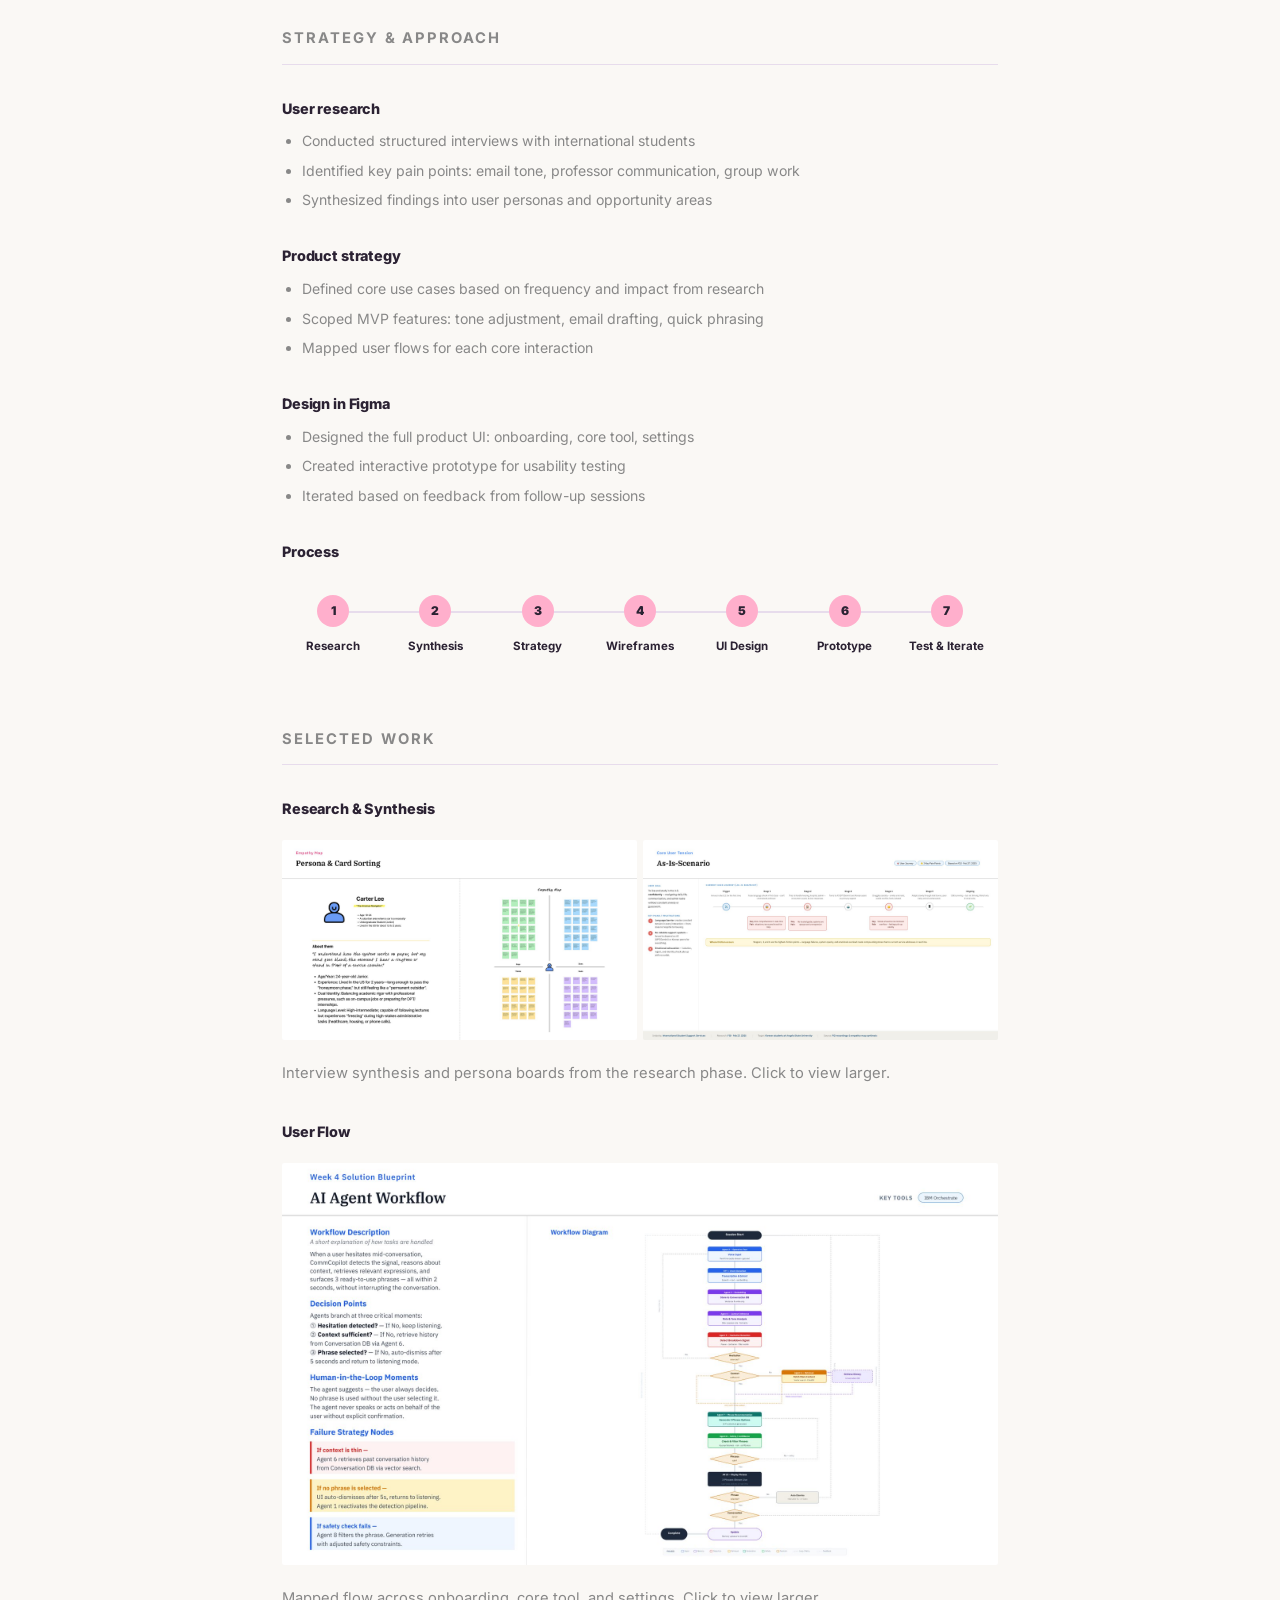
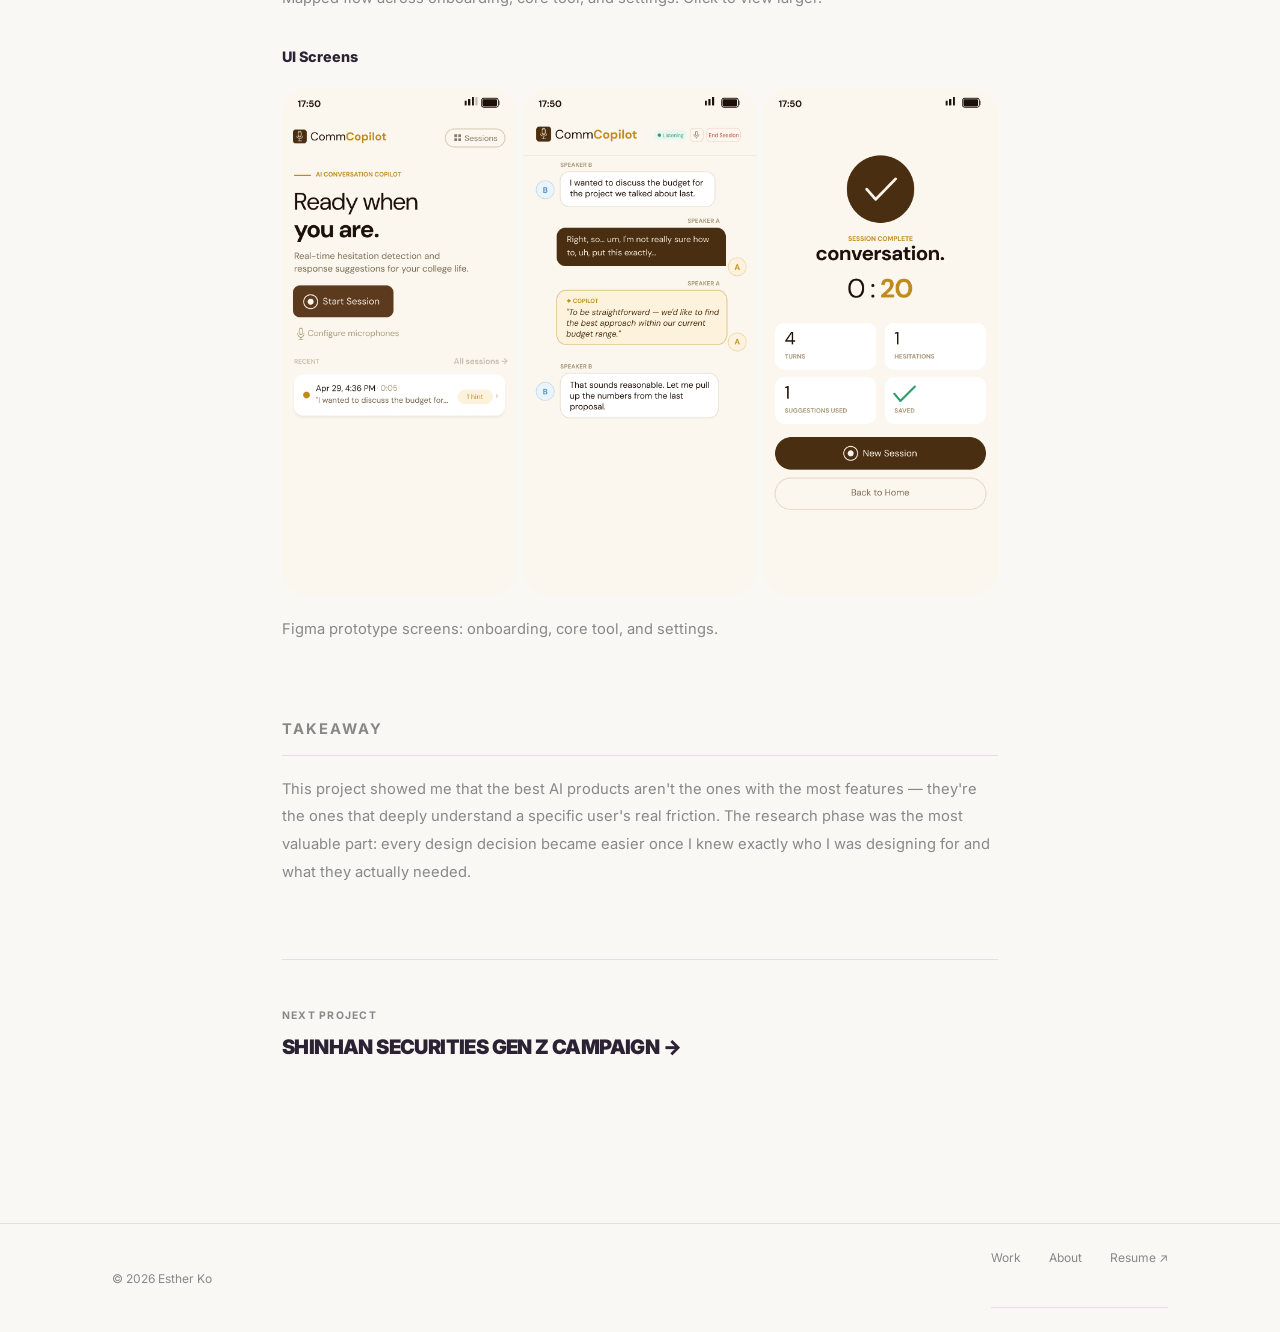
<file: projects/commcopilot.html>
<!DOCTYPE html>
<html lang="en">
<head>
  <meta charset="UTF-8" />
  <meta name="viewport" content="width=device-width, initial-scale=1.0" />
  <title>CommCopilot — Esther Ko</title>
  <link rel="stylesheet" href="../style.css" />
</head>
<body>

  <nav>
    <div class="container nav-inner">
      <a href="../index.html" class="nav-logo">Esther Ko</a>
      <ul class="nav-links" id="nav-menu">
        <li><a href="../index.html">HOME</a></li>
        <li><a href="../work.html" class="active">WORK</a></li>
        <li><a href="../about.html">ABOUT</a></li>
        <li><a href="https://www.linkedin.com/in/hyunkyung-esther-ko/" target="_blank" class="nav-linkedin">LINKEDIN ↗</a></li>
        <li><a href="../resume.pdf" target="_blank" class="nav-resume">RESUME ↗</a></li>
      </ul>
      <button class="nav-toggle" id="nav-toggle" aria-label="Menu">☰</button>
    </div>
  </nav>

  <div class="back-bar">
    <div class="container">
      <a href="../work.html" class="back-link">← All Projects</a>
    </div>
  </div>

  <section class="project-hero">
    <div class="container">
      <p class="eyebrow">03 · Product & UX</p>
      <h1>COMMCOPILOT</h1>
      <p class="project-subtitle">
        Designing an AI conversation copilot based on user research with international students.
      </p>
      <div class="project-meta">
        <div class="meta-item">
          <p class="meta-label">Role</p>
          <p class="meta-value">Product Strategy, User Research, UX Design, Figma</p>
        </div>
        <div class="meta-item">
          <p class="meta-label">Timeline</p>
          <p class="meta-value">2025</p>
        </div>
        <div class="meta-item">
          <p class="meta-label">Type</p>
          <p class="meta-value">Product Design Project</p>
        </div>
        <div class="meta-item">
          <p class="meta-label">Tools</p>
          <p class="meta-value">Figma, User Interviews, Claude, ChatGPT</p>
        </div>
        <div class="meta-item">
          <p class="meta-label">Deliverables</p>
          <p class="meta-value">Research Report, Product Strategy, Figma Prototype</p>
        </div>
      </div>
    </div>
  </section>

  <div class="container">
    <div class="project-cover"><img src="../images/commcopilot.jpg" alt="CommCopilot"></div>
  </div>

  <div class="project-body">

    <div class="ps">
      <p class="ps-label">Overview</p>
      <p>
        CommCopilot is an AI-powered conversation assistant designed for international students
        navigating academic and everyday communication in English. I led the research, product
        strategy, and Figma design for this project — grounding every design decision in direct
        user interviews.
      </p>
    </div>

    <div class="ps">
      <p class="ps-label">The Opportunity</p>
      <p>
        International students often struggle not with language fluency itself, but with the
        nuance of tone, formality, and cultural context in academic and social communication.
        Existing AI tools treat all users the same. The opportunity was to design something
        that adapts to the specific needs of this user group.
      </p>
    </div>

    <div class="ps">
      <p class="ps-label">Strategy & Approach</p>

      <h3>User research</h3>
      <ul>
        <li>Conducted structured interviews with international students</li>
        <li>Identified key pain points: email tone, professor communication, group work</li>
        <li>Synthesized findings into user personas and opportunity areas</li>
      </ul>

      <h3>Product strategy</h3>
      <ul>
        <li>Defined core use cases based on frequency and impact from research</li>
        <li>Scoped MVP features: tone adjustment, email drafting, quick phrasing</li>
        <li>Mapped user flows for each core interaction</li>
      </ul>

      <h3>Design in Figma</h3>
      <ul>
        <li>Designed the full product UI: onboarding, core tool, settings</li>
        <li>Created interactive prototype for usability testing</li>
        <li>Iterated based on feedback from follow-up sessions</li>
      </ul>

      <h3>Process</h3>
      <div class="process-row">
        <span class="p-step">Research</span><span class="p-sep">→</span>
        <span class="p-step">Synthesis</span><span class="p-sep">→</span>
        <span class="p-step">Strategy</span><span class="p-sep">→</span>
        <span class="p-step">Wireframes</span><span class="p-sep">→</span>
        <span class="p-step">UI Design</span><span class="p-sep">→</span>
        <span class="p-step">Prototype</span><span class="p-sep">→</span>
        <span class="p-step">Test & Iterate</span>
      </div>
    </div>

    <div class="ps">
      <p class="ps-label">Selected Work</p>

      <h3>Research &amp; Synthesis</h3>
      <div class="gallery gallery-2">
        <div class="gi gi-1920x1080 gi-zoomable" tabindex="0" role="button" aria-label="View research board — interview themes and pain points, larger"><img src="../images/commcopilot-research-1.jpg" alt="CommCopilot research board — interview themes and pain points"></div>
        <div class="gi gi-1920x1080 gi-zoomable" tabindex="0" role="button" aria-label="View user persona and opportunity synthesis, larger"><img src="../images/commcopilot-research-2.jpg" alt="CommCopilot user persona and opportunity synthesis"></div>
      </div>
      <p class="gallery-note">Interview synthesis and persona boards from the research phase. Click to view larger.</p>

      <h3>User Flow</h3>
      <div class="gi gi-wide gi-1920x1080 gi-zoomable" tabindex="0" role="button" aria-label="View core user flow diagram, larger"><img src="../images/commcopilot-userflow.jpg" alt="CommCopilot core user flow diagram"></div>
      <p class="gallery-note">Mapped flow across onboarding, core tool, and settings. Click to view larger.</p>

      <h3>UI Screens</h3>
      <div class="gallery">
        <div class="gi gi-iphone"><img src="../images/commcopilot-ui-1.png" alt="CommCopilot UI screen — onboarding"></div>
        <div class="gi gi-iphone"><img src="../images/commcopilot-ui-2.png" alt="CommCopilot UI screen — core tool"></div>
        <div class="gi gi-iphone"><img src="../images/commcopilot-ui-3.png" alt="CommCopilot UI screen — settings"></div>
      </div>
      <p class="gallery-note">Figma prototype screens: onboarding, core tool, and settings.</p>
    </div>

    <div class="ps">
      <p class="ps-label">Takeaway</p>
      <p>
        This project showed me that the best AI products aren't the ones with the most features —
        they're the ones that deeply understand a specific user's real friction. The research phase
        was the most valuable part: every design decision became easier once I knew exactly who
        I was designing for and what they actually needed.
      </p>
    </div>

    <div class="next-project">
      <div>
        <p class="np-label">Next Project</p>
        <a href="shinhan.html">
          <p class="np-title">Shinhan Securities Gen Z Campaign →</p>
        </a>
      </div>
    </div>

  </div>

  <!-- Lightbox for larger image previews -->
  <div class="lightbox" id="lightbox" aria-hidden="true">
    <button class="lightbox-close" id="lightboxClose" aria-label="Close preview">×</button>
    <div class="lightbox-content" id="lightboxContent"></div>
  </div>

  <footer>
    <div class="container footer-inner">
      <span>© 2026 Esther Ko</span>
      <nav class="footer-nav">
        <a href="../work.html">Work</a>
        <a href="../about.html">About</a>
        <a href="../resume.pdf" target="_blank">Resume ↗</a>
      </nav>
    </div>
  </footer>

  <script>
    const toggle = document.getElementById('nav-toggle');
    const menu   = document.getElementById('nav-menu');
    toggle.addEventListener('click', () => menu.classList.toggle('open'));

    // Lightbox — click Research & Synthesis / User Flow images to view larger
    const lightbox = document.getElementById('lightbox');
    const lightboxContent = document.getElementById('lightboxContent');
    const lightboxClose = document.getElementById('lightboxClose');
    let lastFocused = null;

    function openLightbox(trigger) {
      lastFocused = trigger;
      const img = trigger.querySelector('img');
      if (img) {
        lightboxContent.innerHTML = '';
        lightboxContent.appendChild(img.cloneNode(true));
      }
      lightbox.classList.add('open');
      lightbox.setAttribute('aria-hidden', 'false');
      lightboxClose.focus();
      document.addEventListener('keydown', onLightboxKeydown);
    }

    function closeLightbox() {
      lightbox.classList.remove('open');
      lightbox.setAttribute('aria-hidden', 'true');
      document.removeEventListener('keydown', onLightboxKeydown);
      if (lastFocused) lastFocused.focus();
    }

    function onLightboxKeydown(e) {
      if (e.key === 'Escape') { closeLightbox(); return; }
      if (e.key === 'Tab') { e.preventDefault(); lightboxClose.focus(); }
    }

    document.querySelectorAll('.gi-zoomable').forEach(el => {
      el.addEventListener('click', () => openLightbox(el));
      el.addEventListener('keydown', (e) => {
        if (e.key === 'Enter' || e.key === ' ') { e.preventDefault(); openLightbox(el); }
      });
    });
    lightboxClose.addEventListener('click', closeLightbox);
    lightbox.addEventListener('click', (e) => { if (e.target === lightbox) closeLightbox(); });
  </script>

</body>
</html>
</file>
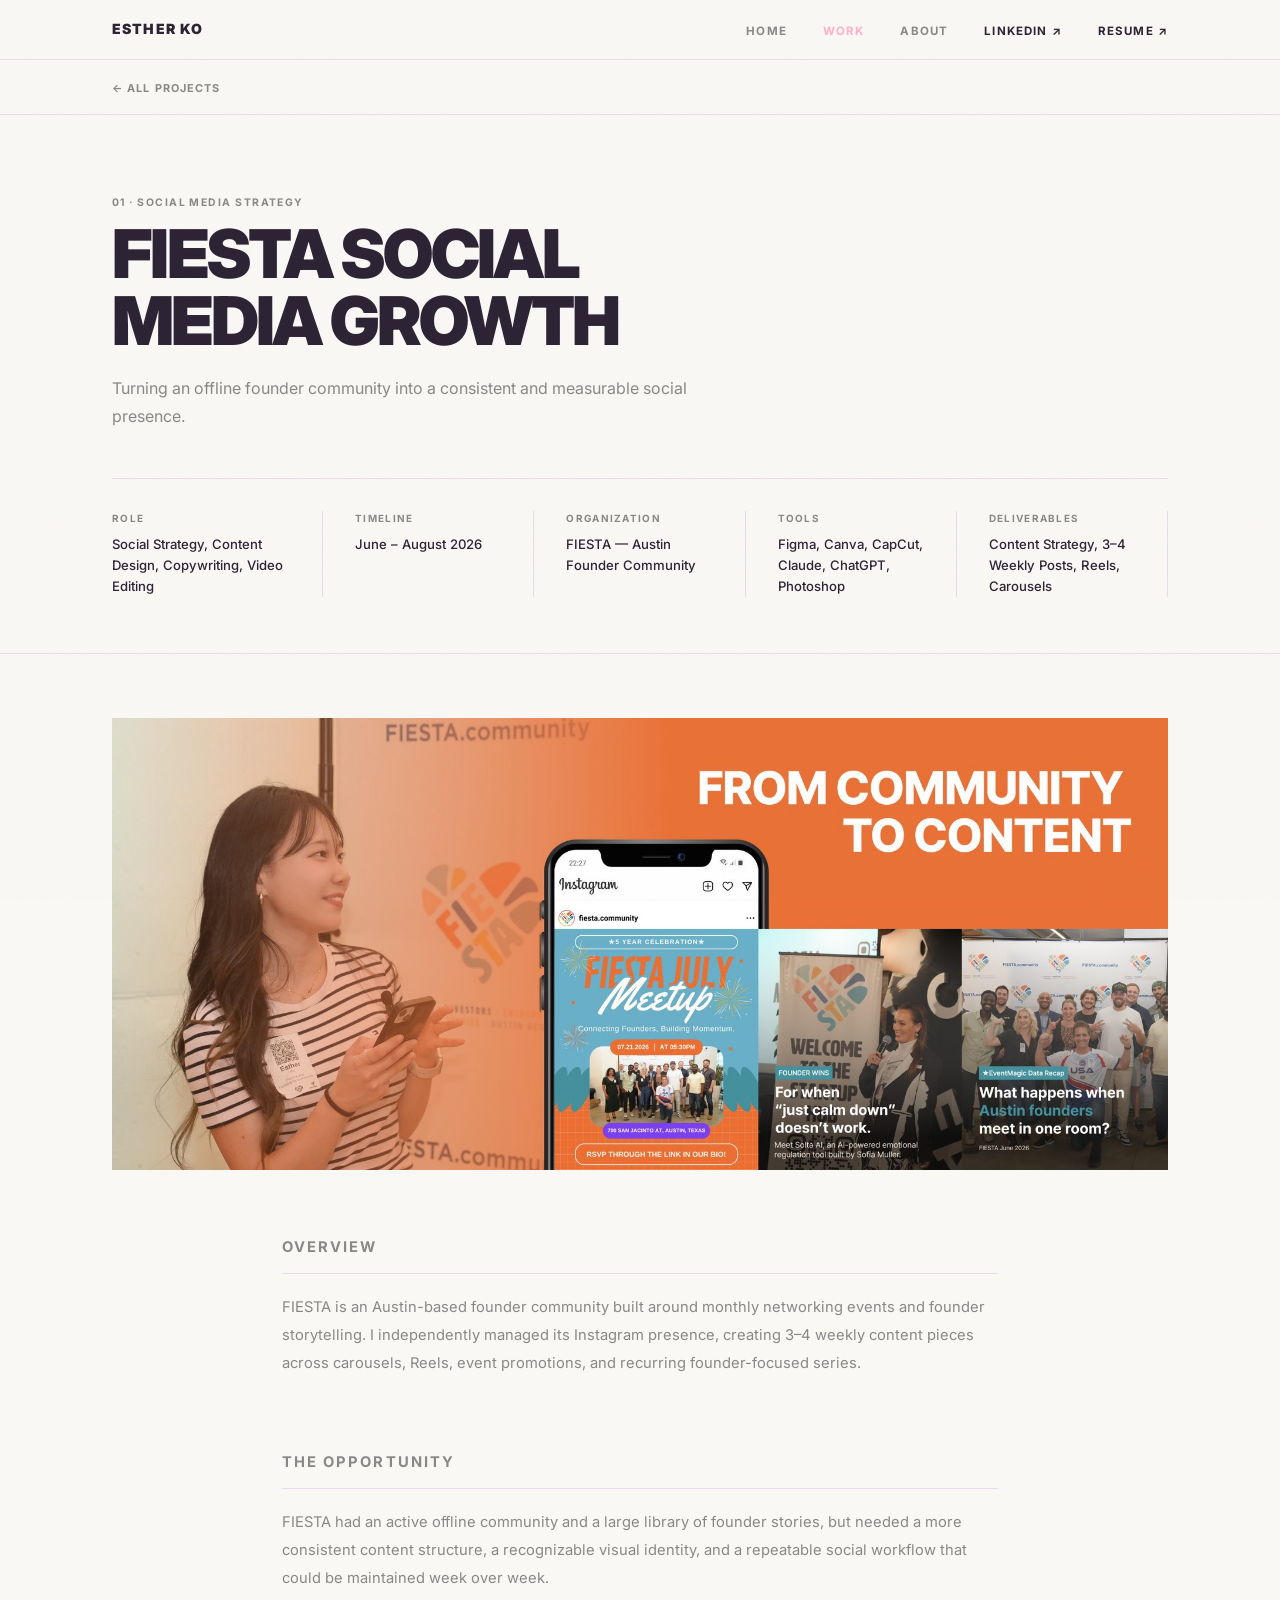
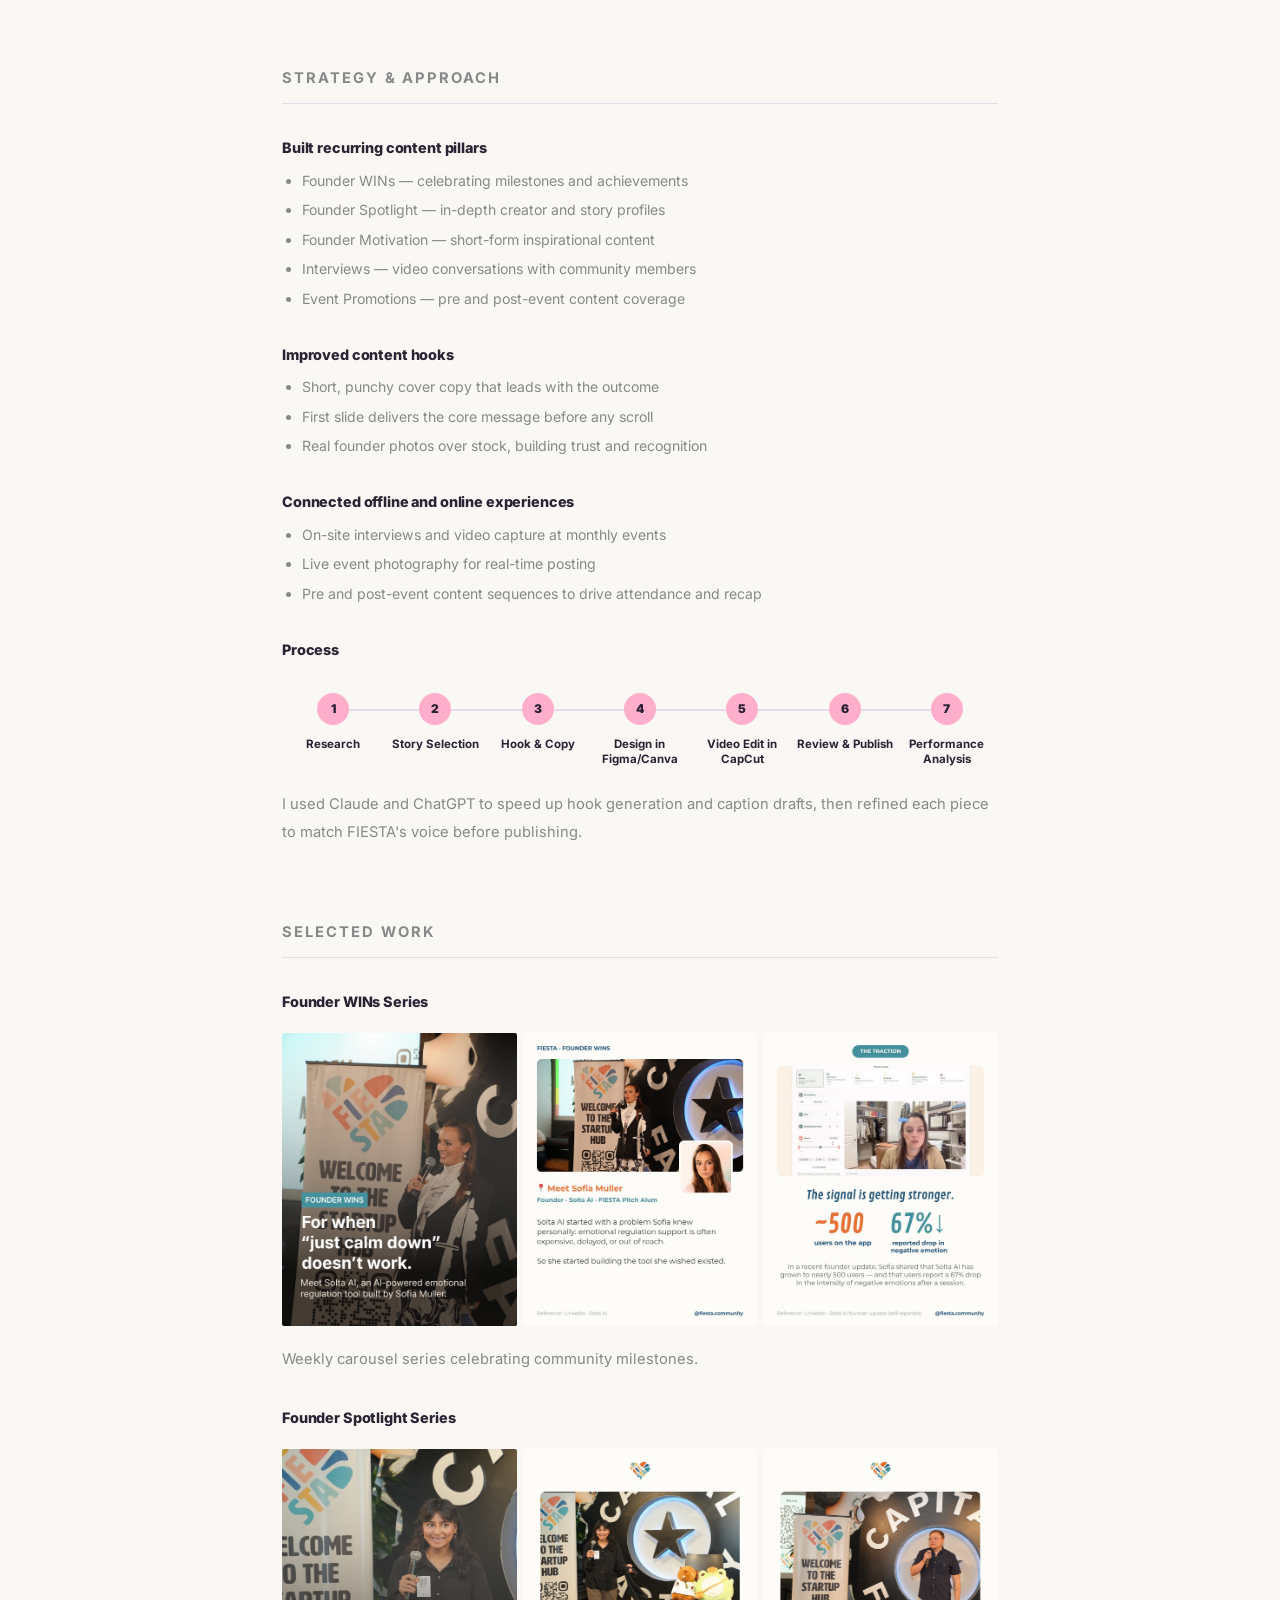
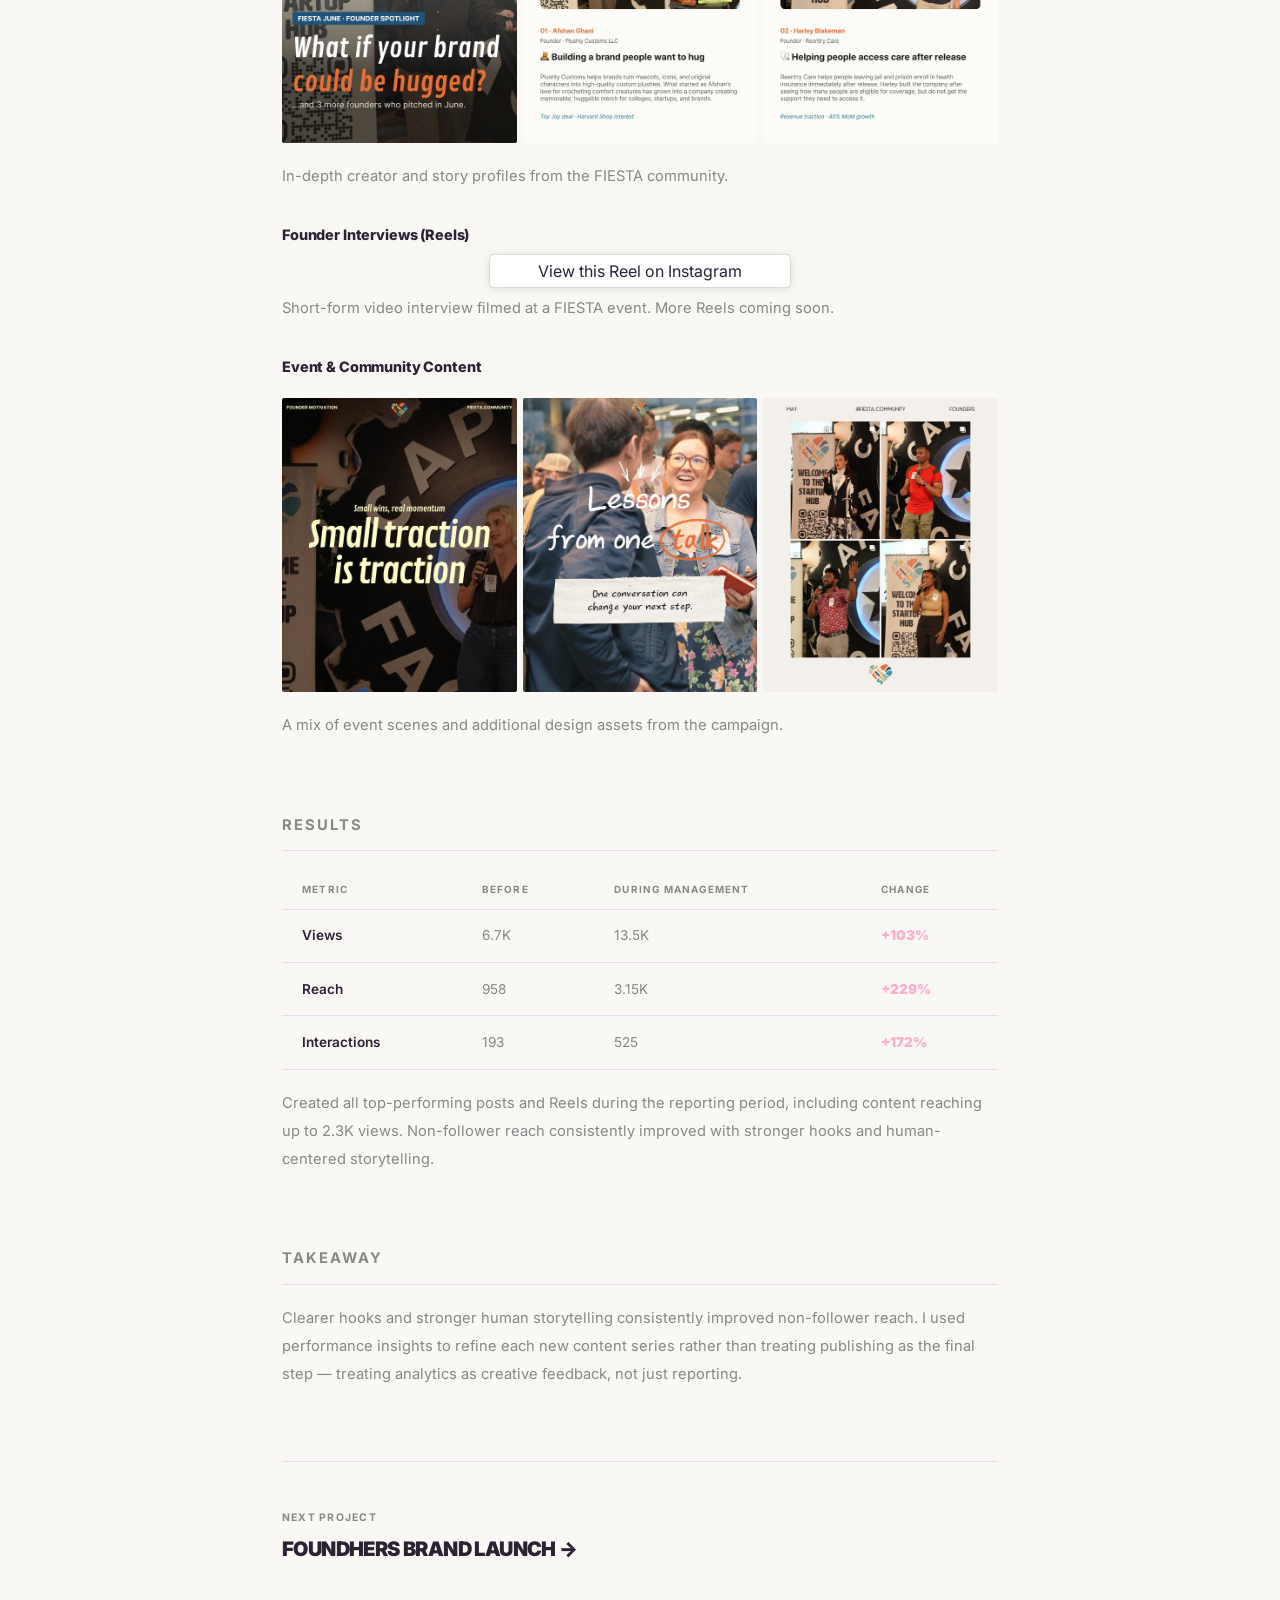
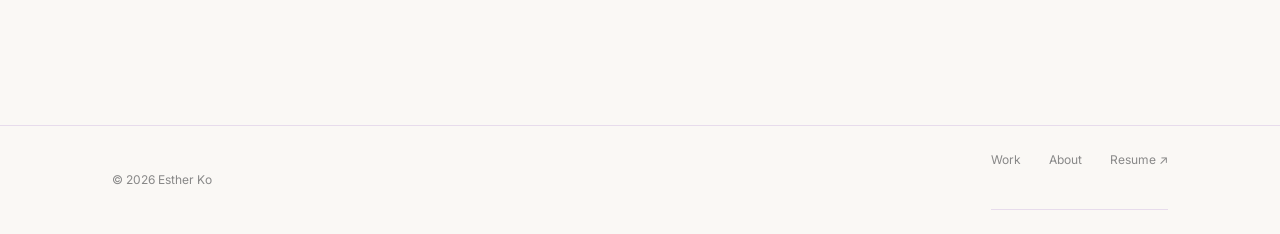
<file: projects/fiesta.html>
<!DOCTYPE html>
<html lang="en">
<head>
  <meta charset="UTF-8" />
  <meta name="viewport" content="width=device-width, initial-scale=1.0" />
  <title>FIESTA — Esther Ko</title>
  <link rel="stylesheet" href="../style.css" />
</head>
<body>

  <nav>
    <div class="container nav-inner">
      <a href="../index.html" class="nav-logo">Esther Ko</a>
      <ul class="nav-links" id="nav-menu">
        <li><a href="../index.html">HOME</a></li>
        <li><a href="../work.html" class="active">WORK</a></li>
        <li><a href="../about.html">ABOUT</a></li>
        <li><a href="https://www.linkedin.com/in/hyunkyung-esther-ko/" target="_blank" class="nav-linkedin">LINKEDIN ↗</a></li>
        <li><a href="../resume.pdf" target="_blank" class="nav-resume">RESUME ↗</a></li>
      </ul>
      <button class="nav-toggle" id="nav-toggle" aria-label="Menu">☰</button>
    </div>
  </nav>

  <div class="back-bar">
    <div class="container">
      <a href="../work.html" class="back-link">← All Projects</a>
    </div>
  </div>

  <!-- Project Hero -->
  <section class="project-hero">
    <div class="container">
      <p class="eyebrow">01 · Social Media Strategy</p>
      <h1>FIESTA SOCIAL<br>MEDIA GROWTH</h1>
      <p class="project-subtitle">
        Turning an offline founder community into a consistent and measurable social presence.
      </p>
      <div class="project-meta">
        <div class="meta-item">
          <p class="meta-label">Role</p>
          <p class="meta-value">Social Strategy, Content Design, Copywriting, Video Editing</p>
        </div>
        <div class="meta-item">
          <p class="meta-label">Timeline</p>
          <p class="meta-value">June – August 2026</p>
        </div>
        <div class="meta-item">
          <p class="meta-label">Organization</p>
          <p class="meta-value">FIESTA — Austin Founder Community</p>
        </div>
        <div class="meta-item">
          <p class="meta-label">Tools</p>
          <p class="meta-value">Figma, Canva, CapCut, Claude, ChatGPT, Photoshop</p>
        </div>
        <div class="meta-item">
          <p class="meta-label">Deliverables</p>
          <p class="meta-value">Content Strategy, 3–4 Weekly Posts, Reels, Carousels</p>
        </div>
      </div>
    </div>
  </section>

  <!-- Cover Image -->
  <div class="container">
    <div class="project-cover"><img src="../images/fiesta.jpg" alt="FIESTA"></div>
  </div>

  <!-- Body -->
  <div class="project-body">

    <div class="ps">
      <p class="ps-label">Overview</p>
      <p>
        FIESTA is an Austin-based founder community built around monthly networking events and
        founder storytelling. I independently managed its Instagram presence, creating 3–4 weekly
        content pieces across carousels, Reels, event promotions, and recurring founder-focused series.
      </p>
    </div>

    <div class="ps">
      <p class="ps-label">The Opportunity</p>
      <p>
        FIESTA had an active offline community and a large library of founder stories, but needed
        a more consistent content structure, a recognizable visual identity, and a repeatable
        social workflow that could be maintained week over week.
      </p>
    </div>

    <div class="ps">
      <p class="ps-label">Strategy & Approach</p>

      <h3>Built recurring content pillars</h3>
      <ul>
        <li>Founder WINs — celebrating milestones and achievements</li>
        <li>Founder Spotlight — in-depth creator and story profiles</li>
        <li>Founder Motivation — short-form inspirational content</li>
        <li>Interviews — video conversations with community members</li>
        <li>Event Promotions — pre and post-event content coverage</li>
      </ul>

      <h3>Improved content hooks</h3>
      <ul>
        <li>Short, punchy cover copy that leads with the outcome</li>
        <li>First slide delivers the core message before any scroll</li>
        <li>Real founder photos over stock, building trust and recognition</li>
      </ul>

      <h3>Connected offline and online experiences</h3>
      <ul>
        <li>On-site interviews and video capture at monthly events</li>
        <li>Live event photography for real-time posting</li>
        <li>Pre and post-event content sequences to drive attendance and recap</li>
      </ul>

      <h3>Process</h3>
      <div class="process-row">
        <span class="p-step">Research</span><span class="p-sep">→</span>
        <span class="p-step">Story Selection</span><span class="p-sep">→</span>
        <span class="p-step">Hook & Copy</span><span class="p-sep">→</span>
        <span class="p-step">Design in Figma/Canva</span><span class="p-sep">→</span>
        <span class="p-step">Video Edit in CapCut</span><span class="p-sep">→</span>
        <span class="p-step">Review & Publish</span><span class="p-sep">→</span>
        <span class="p-step">Performance Analysis</span>
      </div>
      <p>
        I used Claude and ChatGPT to speed up hook generation and caption drafts, then refined
        each piece to match FIESTA's voice before publishing.
      </p>
    </div>

    <div class="ps">
      <p class="ps-label">Selected Work</p>

      <h3>Founder WINs Series</h3>
      <div class="gallery">
        <div class="gi"><img src="../images/fiesta-wins-1.jpg" alt="Founder WINs carousel slide 1"></div>
        <div class="gi"><img src="../images/fiesta-wins-2.jpg" alt="Founder WINs carousel slide 2"></div>
        <div class="gi"><img src="../images/fiesta-wins-3.jpg" alt="Founder WINs carousel slide 3"></div>
      </div>
      <p class="gallery-note">Weekly carousel series celebrating community milestones.</p>

      <h3>Founder Spotlight Series</h3>
      <div class="gallery">
        <div class="gi"><img src="../images/fiesta-spotlight-1.png" alt="Founder Spotlight carousel slide 1"></div>
        <div class="gi"><img src="../images/fiesta-spotlight-2.jpg" alt="Founder Spotlight carousel slide 2"></div>
        <div class="gi"><img src="../images/fiesta-spotlight-3.jpg" alt="Founder Spotlight carousel slide 3"></div>
      </div>
      <p class="gallery-note">In-depth creator and story profiles from the FIESTA community.</p>

      <h3>Founder Interviews (Reels)</h3>
      <div class="reel-single">
        <blockquote
          class="instagram-media"
          data-instgrm-permalink="https://www.instagram.com/reel/DbCbEADxIkj/"
          data-instgrm-version="14"
          style="background:#FFF; border:0; border-radius:3px; box-shadow:0 0 1px 0 rgba(0,0,0,0.5),0 1px 10px 0 rgba(0,0,0,0.15); margin:0 auto; max-width:400px; min-width:280px; padding:0; width:100%;">
          <div style="padding:16px;">
            <a href="https://www.instagram.com/reel/DbCbEADxIkj/" style="background:#FFFFFF; line-height:0; padding:0; text-align:center; text-decoration:none; width:100%; display:block;" target="_blank" rel="noopener">View this Reel on Instagram</a>
          </div>
        </blockquote>
        <script async src="//www.instagram.com/embed.js"></script>
      </div>
      <p class="gallery-note">Short-form video interview filmed at a FIESTA event. More Reels coming soon.</p>

      <h3>Event & Community Content</h3>
      <div class="gallery">
        <div class="gi"><img src="../images/fiesta-event-1.jpg" alt="FIESTA event photo or design asset 1"></div>
        <div class="gi"><img src="../images/fiesta-event-2.jpg" alt="FIESTA event photo or design asset 2"></div>
        <div class="gi"><img src="../images/fiesta-event-3.jpg" alt="FIESTA event photo or design asset 3"></div>
      </div>
      <p class="gallery-note">A mix of event scenes and additional design assets from the campaign.</p>
    </div>

    <div class="ps">
      <p class="ps-label">Results</p>
      <table class="results-table">
        <thead>
          <tr>
            <th>Metric</th>
            <th>Before</th>
            <th>During Management</th>
            <th>Change</th>
          </tr>
        </thead>
        <tbody>
          <tr>
            <td>Views</td>
            <td>6.7K</td>
            <td>13.5K</td>
            <td class="highlight">+103%</td>
          </tr>
          <tr>
            <td>Reach</td>
            <td>958</td>
            <td>3.15K</td>
            <td class="highlight">+229%</td>
          </tr>
          <tr>
            <td>Interactions</td>
            <td>193</td>
            <td>525</td>
            <td class="highlight">+172%</td>
          </tr>
        </tbody>
      </table>
      <p>
        Created all top-performing posts and Reels during the reporting period, including
        content reaching up to 2.3K views. Non-follower reach consistently improved with
        stronger hooks and human-centered storytelling.
      </p>
    </div>

    <div class="ps">
      <p class="ps-label">Takeaway</p>
      <p>
        Clearer hooks and stronger human storytelling consistently improved non-follower reach.
        I used performance insights to refine each new content series rather than treating
        publishing as the final step — treating analytics as creative feedback, not just reporting.
      </p>
    </div>

    <!-- Next project -->
    <div class="next-project">
      <div>
        <p class="np-label">Next Project</p>
        <a href="foundHERs.html">
          <p class="np-title">FoundHERs Brand Launch →</p>
        </a>
      </div>
    </div>

  </div>

  <footer>
    <div class="container footer-inner">
      <span>© 2026 Esther Ko</span>
      <nav class="footer-nav">
        <a href="../work.html">Work</a>
        <a href="../about.html">About</a>
        <a href="../resume.pdf" target="_blank">Resume ↗</a>
      </nav>
    </div>
  </footer>

  <script>
    const toggle = document.getElementById('nav-toggle');
    const menu   = document.getElementById('nav-menu');
    toggle.addEventListener('click', () => menu.classList.toggle('open'));
  </script>

</body>
</html>
</file>
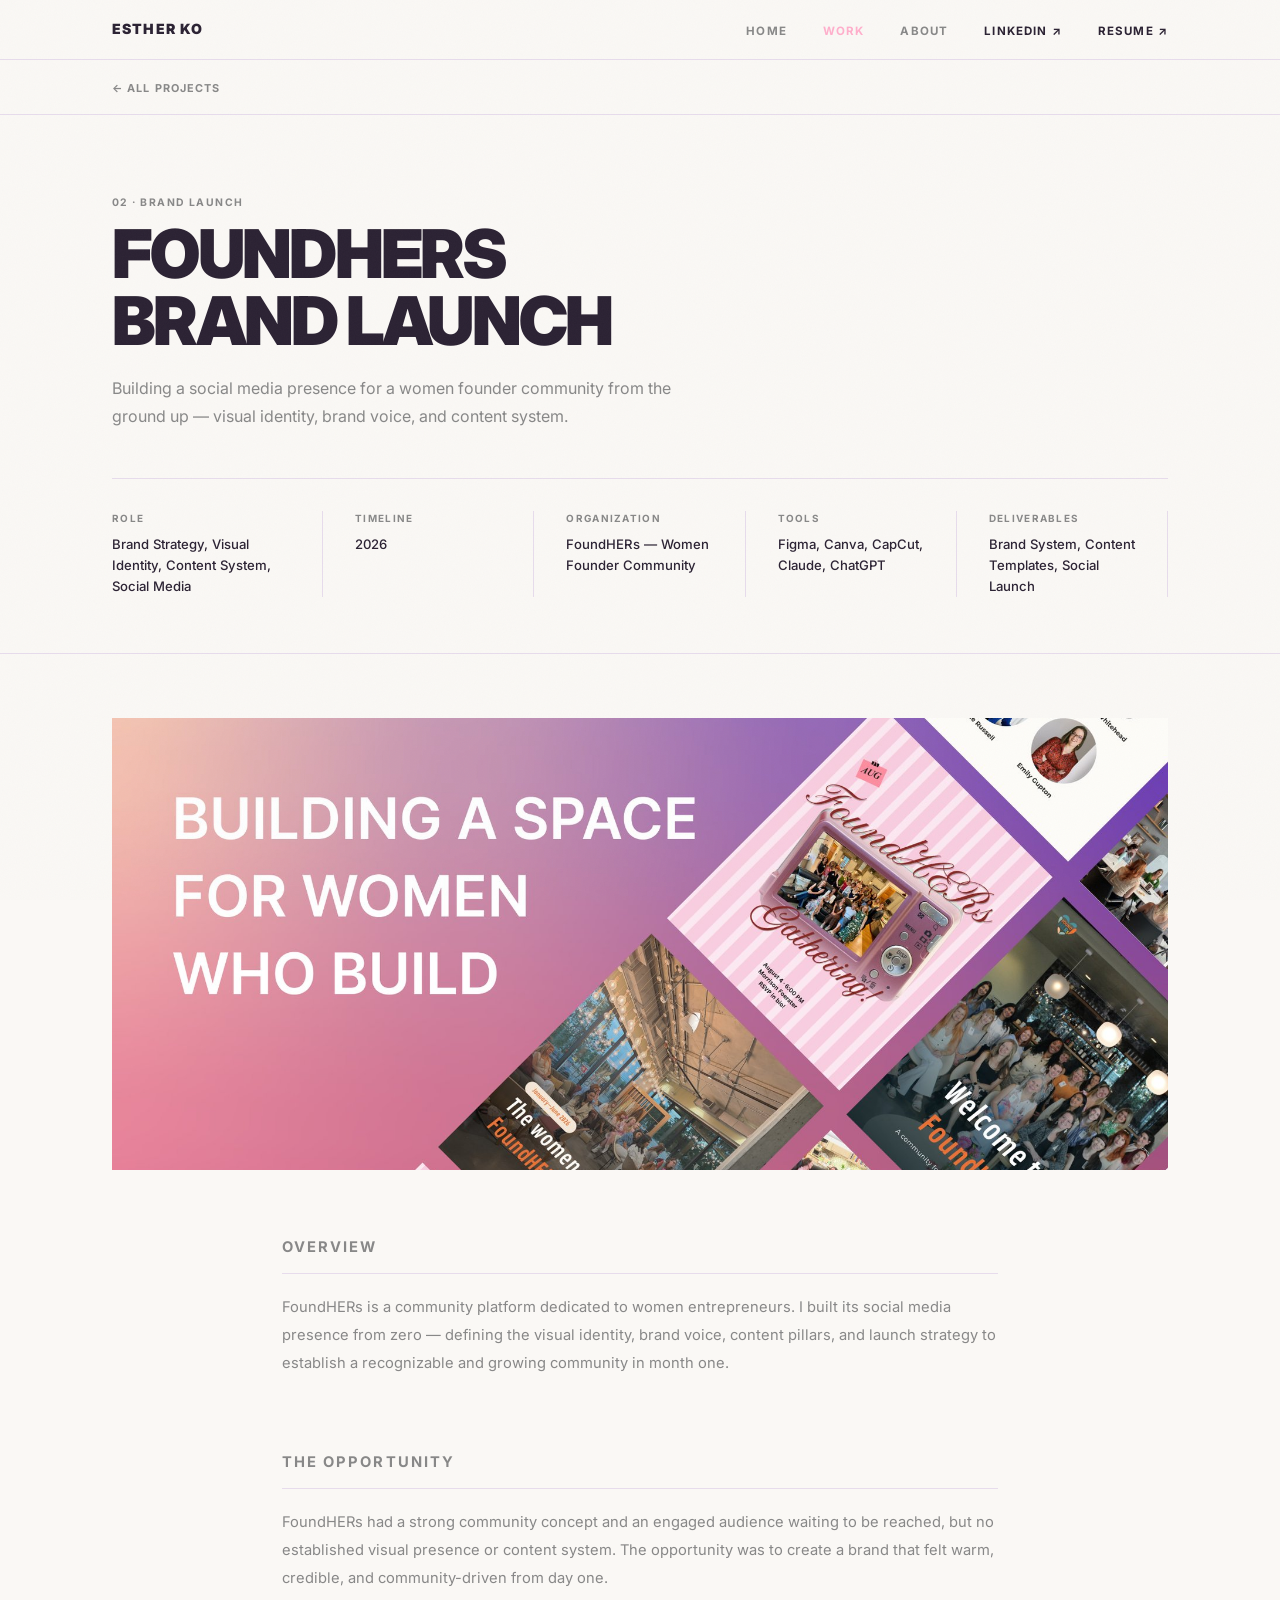
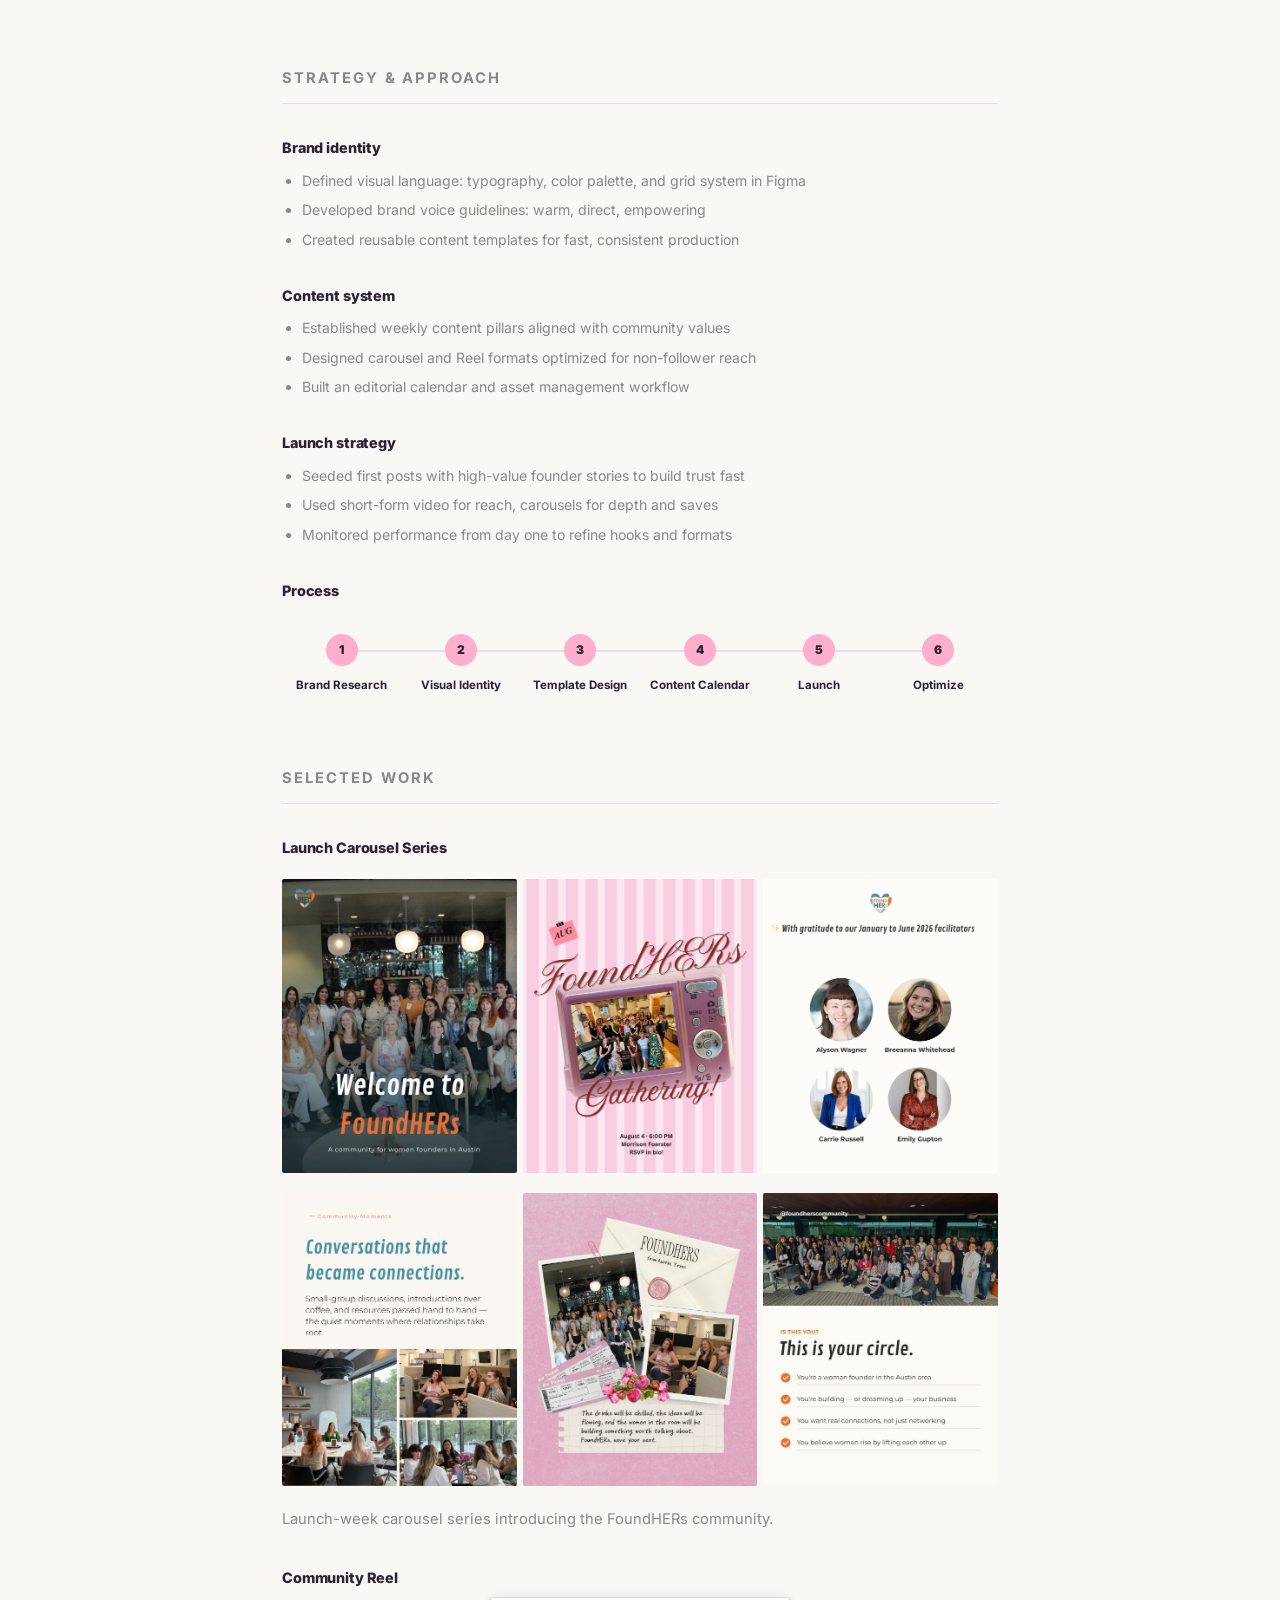
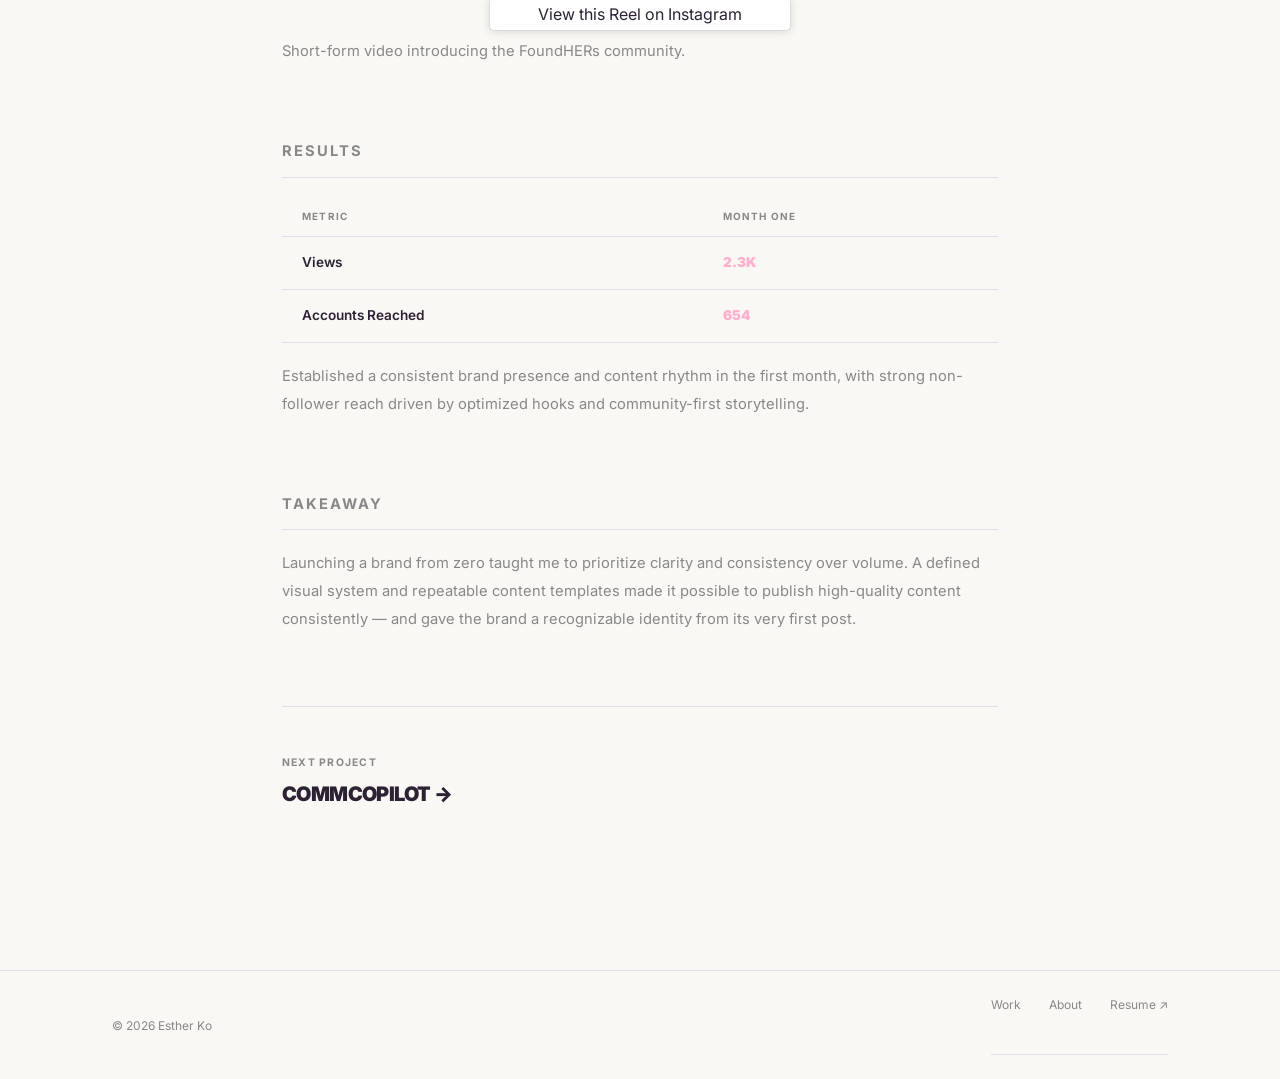
<file: projects/foundHERs.html>
<!DOCTYPE html>
<html lang="en">
<head>
  <meta charset="UTF-8" />
  <meta name="viewport" content="width=device-width, initial-scale=1.0" />
  <title>FoundHERs — Esther Ko</title>
  <link rel="stylesheet" href="../style.css" />
</head>
<body>

  <nav>
    <div class="container nav-inner">
      <a href="../index.html" class="nav-logo">Esther Ko</a>
      <ul class="nav-links" id="nav-menu">
        <li><a href="../index.html">HOME</a></li>
        <li><a href="../work.html" class="active">WORK</a></li>
        <li><a href="../about.html">ABOUT</a></li>
        <li><a href="https://www.linkedin.com/in/hyunkyung-esther-ko/" target="_blank" class="nav-linkedin">LINKEDIN ↗</a></li>
        <li><a href="../resume.pdf" target="_blank" class="nav-resume">RESUME ↗</a></li>
      </ul>
      <button class="nav-toggle" id="nav-toggle" aria-label="Menu">☰</button>
    </div>
  </nav>

  <div class="back-bar">
    <div class="container">
      <a href="../work.html" class="back-link">← All Projects</a>
    </div>
  </div>

  <section class="project-hero">
    <div class="container">
      <p class="eyebrow">02 · Brand Launch</p>
      <h1>FOUNDHERS<br>BRAND LAUNCH</h1>
      <p class="project-subtitle">
        Building a social media presence for a women founder community from the ground up —
        visual identity, brand voice, and content system.
      </p>
      <div class="project-meta">
        <div class="meta-item">
          <p class="meta-label">Role</p>
          <p class="meta-value">Brand Strategy, Visual Identity, Content System, Social Media</p>
        </div>
        <div class="meta-item">
          <p class="meta-label">Timeline</p>
          <p class="meta-value">2026</p>
        </div>
        <div class="meta-item">
          <p class="meta-label">Organization</p>
          <p class="meta-value">FoundHERs — Women Founder Community</p>
        </div>
        <div class="meta-item">
          <p class="meta-label">Tools</p>
          <p class="meta-value">Figma, Canva, CapCut, Claude, ChatGPT</p>
        </div>
        <div class="meta-item">
          <p class="meta-label">Deliverables</p>
          <p class="meta-value">Brand System, Content Templates, Social Launch</p>
        </div>
      </div>
    </div>
  </section>

  <div class="container">
    <div class="project-cover"><img src="../images/foundhers.jpg" alt="FoundHERs"></div>
  </div>

  <div class="project-body">

    <div class="ps">
      <p class="ps-label">Overview</p>
      <p>
        FoundHERs is a community platform dedicated to women entrepreneurs. I built its social media
        presence from zero — defining the visual identity, brand voice, content pillars, and launch
        strategy to establish a recognizable and growing community in month one.
      </p>
    </div>

    <div class="ps">
      <p class="ps-label">The Opportunity</p>
      <p>
        FoundHERs had a strong community concept and an engaged audience waiting to be reached,
        but no established visual presence or content system. The opportunity was to create a brand
        that felt warm, credible, and community-driven from day one.
      </p>
    </div>

    <div class="ps">
      <p class="ps-label">Strategy & Approach</p>

      <h3>Brand identity</h3>
      <ul>
        <li>Defined visual language: typography, color palette, and grid system in Figma</li>
        <li>Developed brand voice guidelines: warm, direct, empowering</li>
        <li>Created reusable content templates for fast, consistent production</li>
      </ul>

      <h3>Content system</h3>
      <ul>
        <li>Established weekly content pillars aligned with community values</li>
        <li>Designed carousel and Reel formats optimized for non-follower reach</li>
        <li>Built an editorial calendar and asset management workflow</li>
      </ul>

      <h3>Launch strategy</h3>
      <ul>
        <li>Seeded first posts with high-value founder stories to build trust fast</li>
        <li>Used short-form video for reach, carousels for depth and saves</li>
        <li>Monitored performance from day one to refine hooks and formats</li>
      </ul>

      <h3>Process</h3>
      <div class="process-row">
        <span class="p-step">Brand Research</span><span class="p-sep">→</span>
        <span class="p-step">Visual Identity</span><span class="p-sep">→</span>
        <span class="p-step">Template Design</span><span class="p-sep">→</span>
        <span class="p-step">Content Calendar</span><span class="p-sep">→</span>
        <span class="p-step">Launch</span><span class="p-sep">→</span>
        <span class="p-step">Optimize</span>
      </div>
    </div>

    <div class="ps">
      <p class="ps-label">Selected Work</p>

      <h3>Launch Carousel Series</h3>
      <div class="gallery">
        <div class="gi"><img src="../images/foundhers-carousel-1.jpg" alt="FoundHERs launch carousel slide 1"></div>
        <div class="gi"><img src="../images/foundhers-carousel-2.jpg" alt="FoundHERs launch carousel slide 2"></div>
        <div class="gi"><img src="../images/foundhers-carousel-3.jpg" alt="FoundHERs launch carousel slide 3"></div>
      </div>
      <div class="gallery" style="margin-top: 6px;">
        <div class="gi"><img src="../images/foundhers-carousel-4.jpg" alt="FoundHERs launch carousel slide 4"></div>
        <div class="gi"><img src="../images/foundhers-carousel-5.jpg" alt="FoundHERs launch carousel slide 5"></div>
        <div class="gi"><img src="../images/foundhers-carousel-6.jpg" alt="FoundHERs launch carousel slide 6"></div>
      </div>
      <p class="gallery-note">Launch-week carousel series introducing the FoundHERs community.</p>

      <h3>Community Reel</h3>
      <div class="reel-single">
        <blockquote
          class="instagram-media"
          data-instgrm-permalink="https://www.instagram.com/reel/DamBM9UxprB/"
          data-instgrm-version="14"
          style="background:#FFF; border:0; border-radius:3px; box-shadow:0 0 1px 0 rgba(0,0,0,0.5),0 1px 10px 0 rgba(0,0,0,0.15); margin:0 auto; max-width:400px; min-width:280px; padding:0; width:100%;">
          <div style="padding:16px;">
            <a href="https://www.instagram.com/reel/DamBM9UxprB/" style="background:#FFFFFF; line-height:0; padding:0; text-align:center; text-decoration:none; width:100%; display:block;" target="_blank" rel="noopener">View this Reel on Instagram</a>
          </div>
        </blockquote>
        <script async src="//www.instagram.com/embed.js"></script>
      </div>
      <p class="gallery-note">Short-form video introducing the FoundHERs community.</p>
    </div>

    <div class="ps">
      <p class="ps-label">Results</p>
      <table class="results-table">
        <thead>
          <tr><th>Metric</th><th>Month One</th></tr>
        </thead>
        <tbody>
          <tr><td>Views</td><td class="highlight">2.3K</td></tr>
          <tr><td>Accounts Reached</td><td class="highlight">654</td></tr>
        </tbody>
      </table>
      <p>Established a consistent brand presence and content rhythm in the first month, with
        strong non-follower reach driven by optimized hooks and community-first storytelling.</p>
    </div>

    <div class="ps">
      <p class="ps-label">Takeaway</p>
      <p>
        Launching a brand from zero taught me to prioritize clarity and consistency over volume.
        A defined visual system and repeatable content templates made it possible to publish
        high-quality content consistently — and gave the brand a recognizable identity from its
        very first post.
      </p>
    </div>

    <div class="next-project">
      <div>
        <p class="np-label">Next Project</p>
        <a href="commcopilot.html">
          <p class="np-title">CommCopilot →</p>
        </a>
      </div>
    </div>

  </div>

  <footer>
    <div class="container footer-inner">
      <span>© 2026 Esther Ko</span>
      <nav class="footer-nav">
        <a href="../work.html">Work</a>
        <a href="../about.html">About</a>
        <a href="../resume.pdf" target="_blank">Resume ↗</a>
      </nav>
    </div>
  </footer>

  <script>
    const toggle = document.getElementById('nav-toggle');
    const menu   = document.getElementById('nav-menu');
    toggle.addEventListener('click', () => menu.classList.toggle('open'));
  </script>

</body>
</html>
</file>
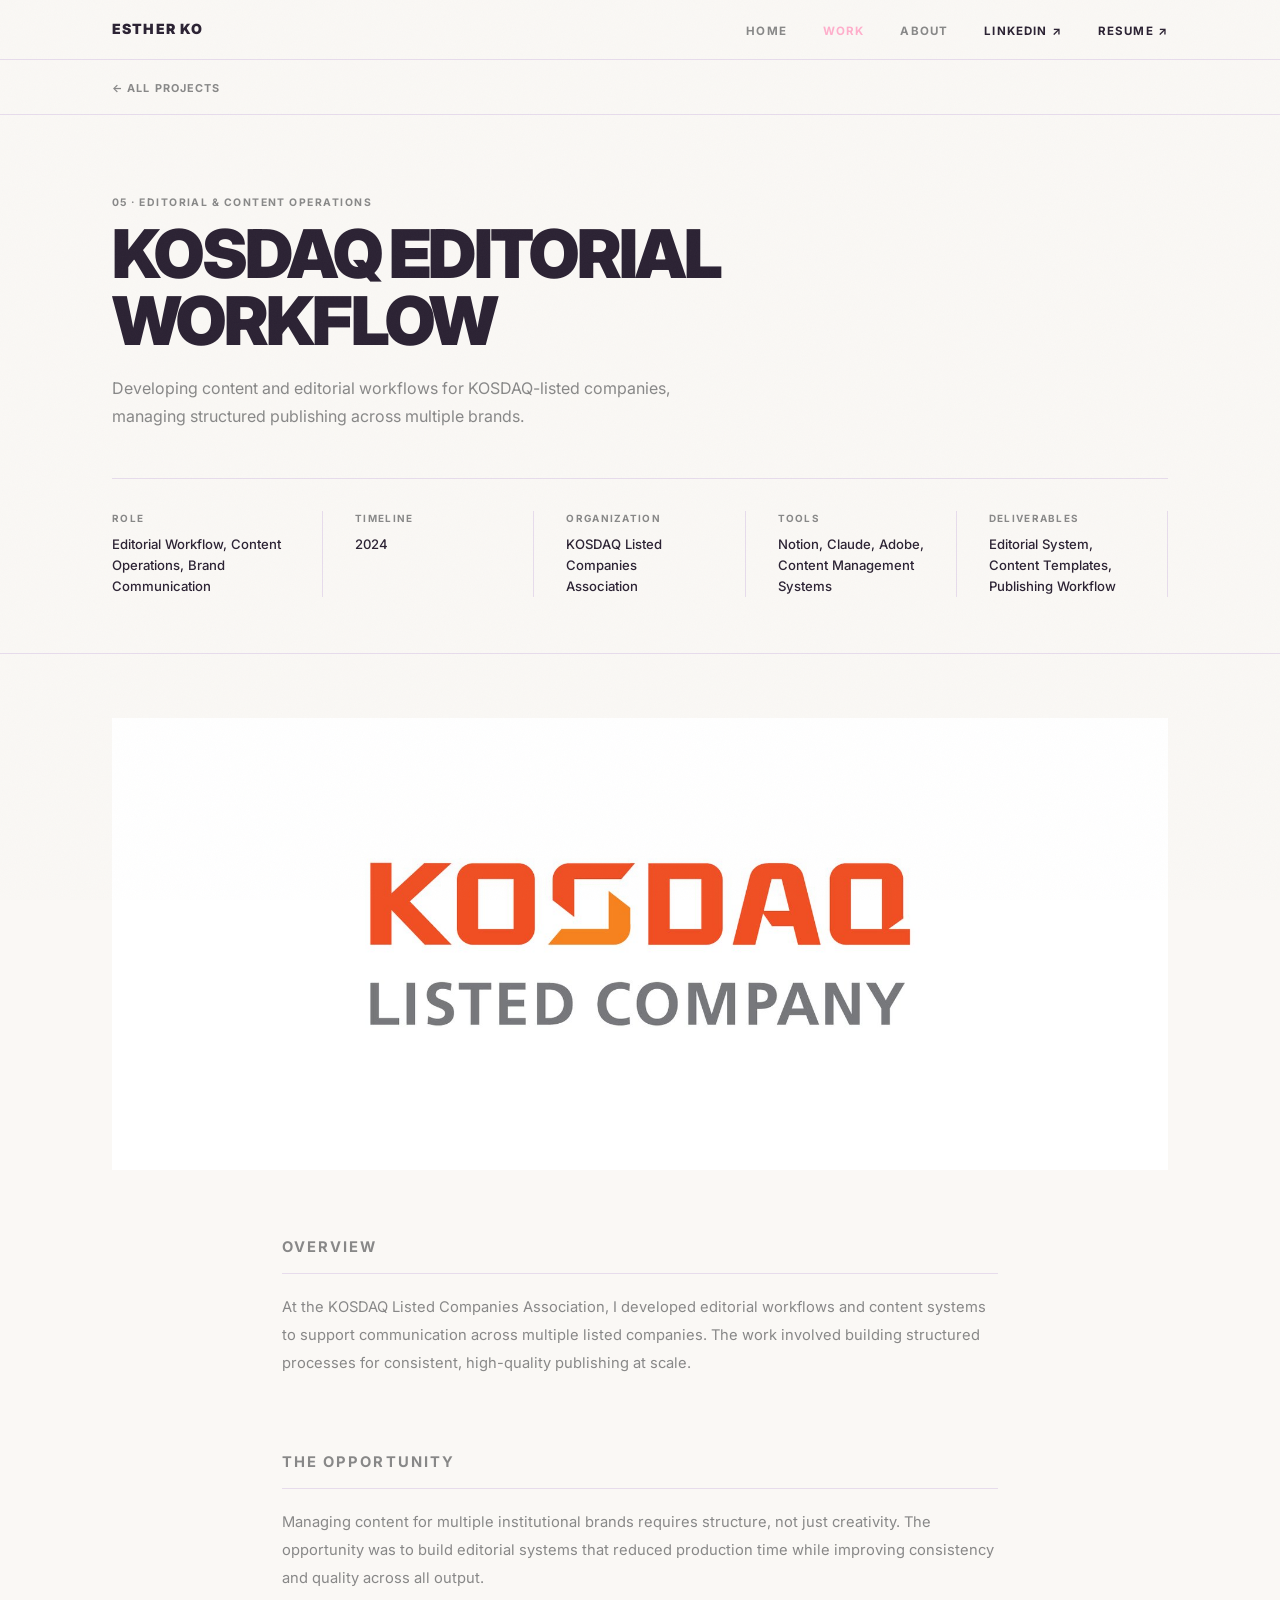
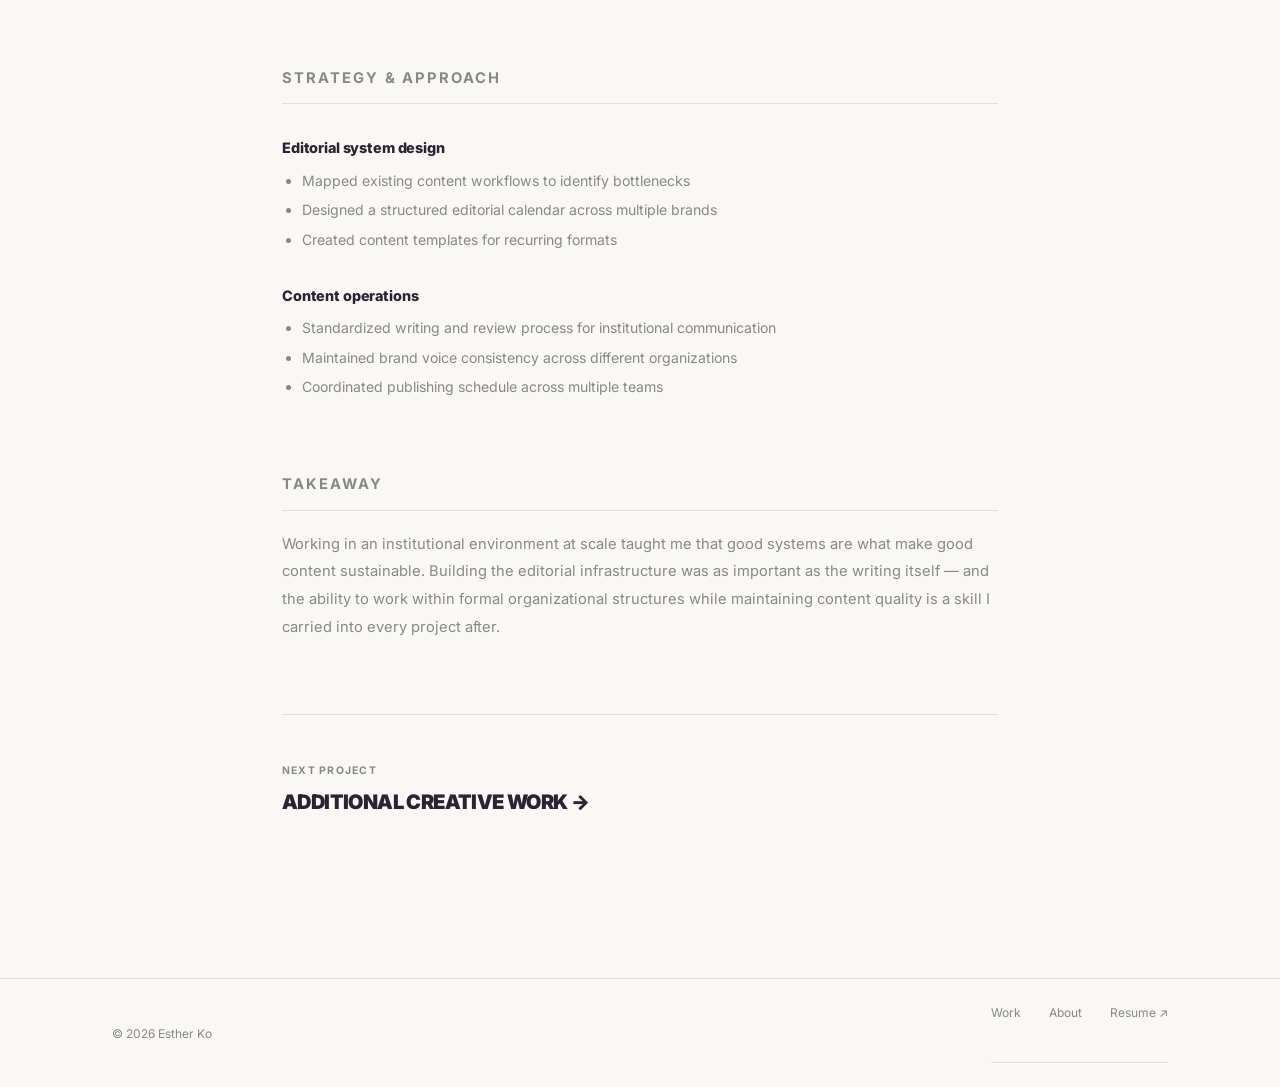
<file: projects/kosdaq.html>
<!DOCTYPE html>
<html lang="en">
<head>
  <meta charset="UTF-8" />
  <meta name="viewport" content="width=device-width, initial-scale=1.0" />
  <title>KOSDAQ — Esther Ko</title>
  <link rel="stylesheet" href="../style.css" />
</head>
<body>

  <nav>
    <div class="container nav-inner">
      <a href="../index.html" class="nav-logo">Esther Ko</a>
      <ul class="nav-links" id="nav-menu">
        <li><a href="../index.html">HOME</a></li>
        <li><a href="../work.html" class="active">WORK</a></li>
        <li><a href="../about.html">ABOUT</a></li>
        <li><a href="https://www.linkedin.com/in/hyunkyung-esther-ko/" target="_blank" class="nav-linkedin">LINKEDIN ↗</a></li>
        <li><a href="../resume.pdf" target="_blank" class="nav-resume">RESUME ↗</a></li>
      </ul>
      <button class="nav-toggle" id="nav-toggle" aria-label="Menu">☰</button>
    </div>
  </nav>

  <div class="back-bar">
    <div class="container">
      <a href="../work.html" class="back-link">← All Projects</a>
    </div>
  </div>

  <section class="project-hero">
    <div class="container">
      <p class="eyebrow">05 · Editorial & Content Operations</p>
      <h1>KOSDAQ EDITORIAL<br>WORKFLOW</h1>
      <p class="project-subtitle">
        Developing content and editorial workflows for KOSDAQ-listed companies,
        managing structured publishing across multiple brands.
      </p>
      <div class="project-meta">
        <div class="meta-item">
          <p class="meta-label">Role</p>
          <p class="meta-value">Editorial Workflow, Content Operations, Brand Communication</p>
        </div>
        <div class="meta-item">
          <p class="meta-label">Timeline</p>
          <p class="meta-value">2024</p>
        </div>
        <div class="meta-item">
          <p class="meta-label">Organization</p>
          <p class="meta-value">KOSDAQ Listed Companies Association</p>
        </div>
        <div class="meta-item">
          <p class="meta-label">Tools</p>
          <p class="meta-value">Notion, Claude, Adobe, Content Management Systems</p>
        </div>
        <div class="meta-item">
          <p class="meta-label">Deliverables</p>
          <p class="meta-value">Editorial System, Content Templates, Publishing Workflow</p>
        </div>
      </div>
    </div>
  </section>

  <div class="container">
    <div class="project-cover"><img src="../images/kosdaq.jpg" alt="KOSDAQ"></div>
  </div>

  <div class="project-body">

    <div class="ps">
      <p class="ps-label">Overview</p>
      <p>
        At the KOSDAQ Listed Companies Association, I developed editorial workflows and content
        systems to support communication across multiple listed companies. The work involved
        building structured processes for consistent, high-quality publishing at scale.
      </p>
    </div>

    <div class="ps">
      <p class="ps-label">The Opportunity</p>
      <p>
        Managing content for multiple institutional brands requires structure, not just creativity.
        The opportunity was to build editorial systems that reduced production time while improving
        consistency and quality across all output.
      </p>
    </div>

    <div class="ps">
      <p class="ps-label">Strategy & Approach</p>

      <h3>Editorial system design</h3>
      <ul>
        <li>Mapped existing content workflows to identify bottlenecks</li>
        <li>Designed a structured editorial calendar across multiple brands</li>
        <li>Created content templates for recurring formats</li>
      </ul>

      <h3>Content operations</h3>
      <ul>
        <li>Standardized writing and review process for institutional communication</li>
        <li>Maintained brand voice consistency across different organizations</li>
        <li>Coordinated publishing schedule across multiple teams</li>
      </ul>
    </div>

    <div class="ps">
      <p class="ps-label">Takeaway</p>
      <p>
        Working in an institutional environment at scale taught me that good systems are what
        make good content sustainable. Building the editorial infrastructure was as important as
        the writing itself — and the ability to work within formal organizational structures while
        maintaining content quality is a skill I carried into every project after.
      </p>
    </div>

    <div class="next-project">
      <div>
        <p class="np-label">Next Project</p>
        <a href="additional.html">
          <p class="np-title">Additional Creative Work →</p>
        </a>
      </div>
    </div>

  </div>

  <footer>
    <div class="container footer-inner">
      <span>© 2026 Esther Ko</span>
      <nav class="footer-nav">
        <a href="../work.html">Work</a>
        <a href="../about.html">About</a>
        <a href="../resume.pdf" target="_blank">Resume ↗</a>
      </nav>
    </div>
  </footer>

  <script>
    const toggle = document.getElementById('nav-toggle');
    const menu   = document.getElementById('nav-menu');
    toggle.addEventListener('click', () => menu.classList.toggle('open'));
  </script>

</body>
</html>
</file>
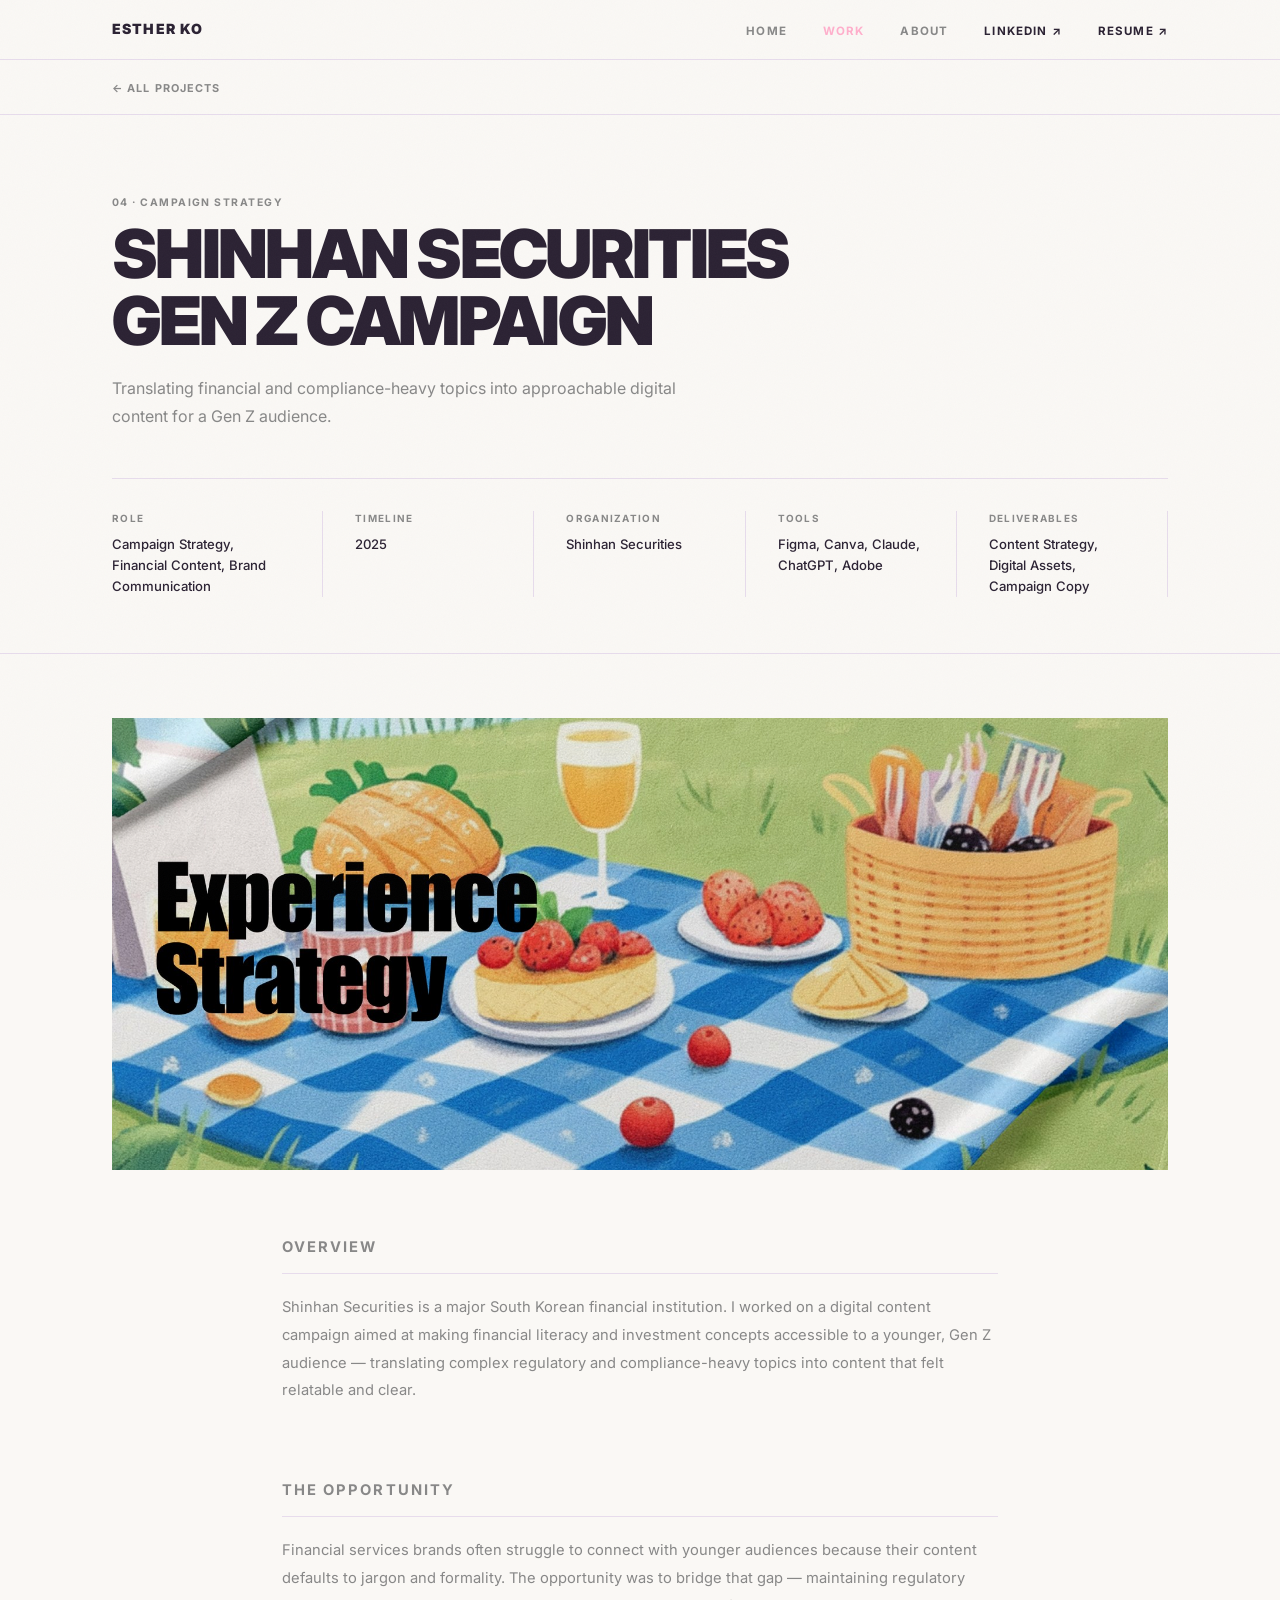
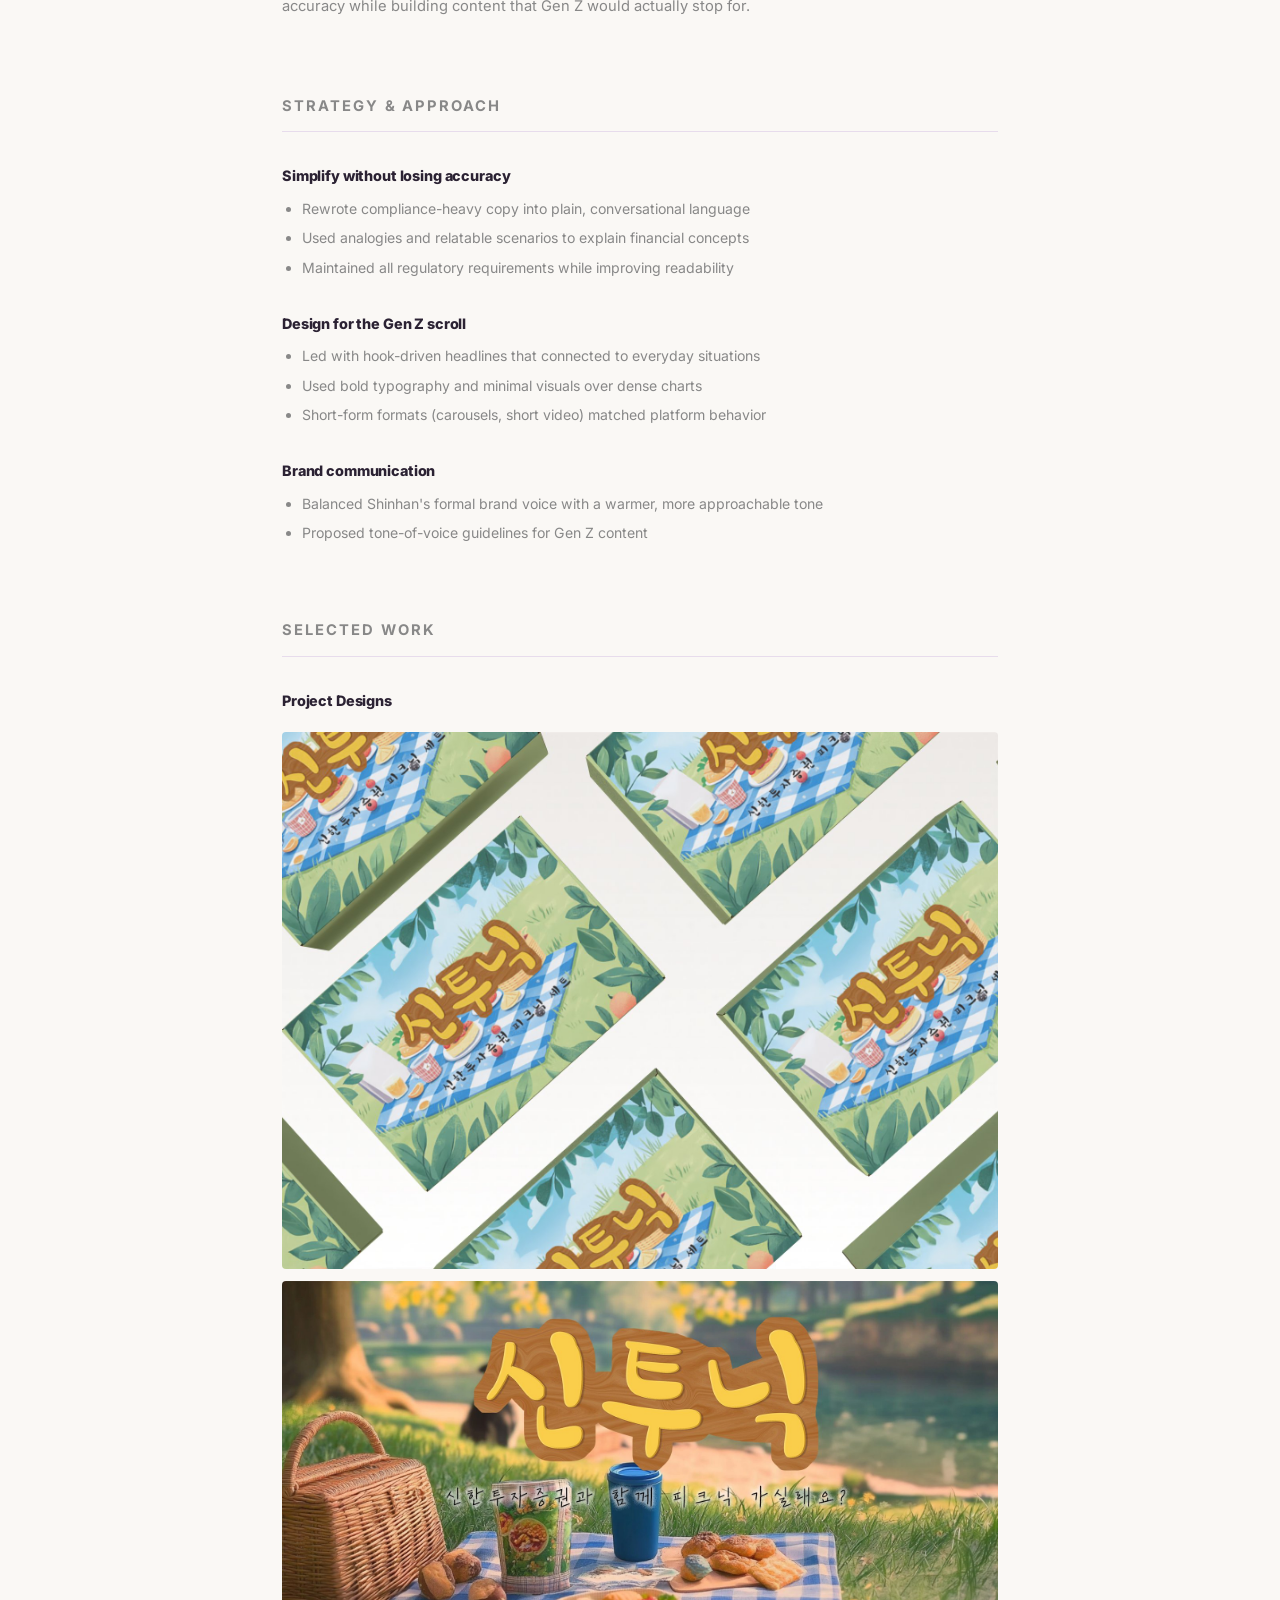
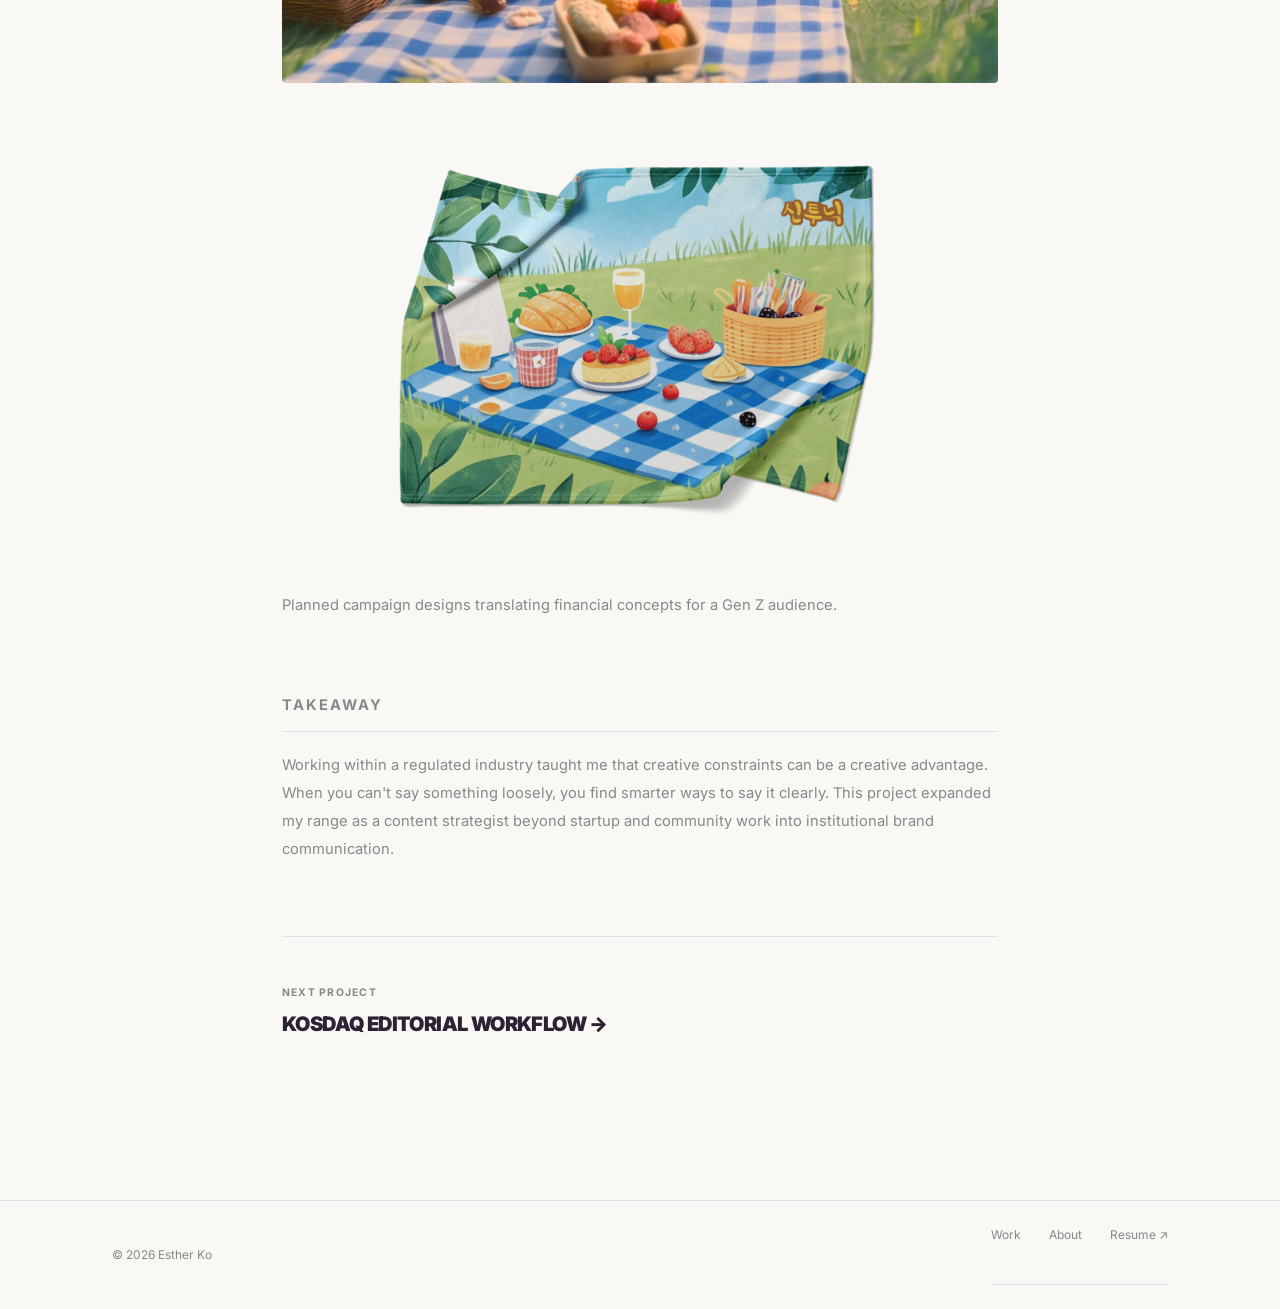
<file: projects/shinhan.html>
<!DOCTYPE html>
<html lang="en">
<head>
  <meta charset="UTF-8" />
  <meta name="viewport" content="width=device-width, initial-scale=1.0" />
  <title>Shinhan Securities — Esther Ko</title>
  <link rel="stylesheet" href="../style.css" />
</head>
<body>

  <nav>
    <div class="container nav-inner">
      <a href="../index.html" class="nav-logo">Esther Ko</a>
      <ul class="nav-links" id="nav-menu">
        <li><a href="../index.html">HOME</a></li>
        <li><a href="../work.html" class="active">WORK</a></li>
        <li><a href="../about.html">ABOUT</a></li>
        <li><a href="https://www.linkedin.com/in/hyunkyung-esther-ko/" target="_blank" class="nav-linkedin">LINKEDIN ↗</a></li>
        <li><a href="../resume.pdf" target="_blank" class="nav-resume">RESUME ↗</a></li>
      </ul>
      <button class="nav-toggle" id="nav-toggle" aria-label="Menu">☰</button>
    </div>
  </nav>

  <div class="back-bar">
    <div class="container">
      <a href="../work.html" class="back-link">← All Projects</a>
    </div>
  </div>

  <section class="project-hero">
    <div class="container">
      <p class="eyebrow">04 · Campaign Strategy</p>
      <h1>SHINHAN SECURITIES<br>GEN Z CAMPAIGN</h1>
      <p class="project-subtitle">
        Translating financial and compliance-heavy topics into approachable digital content
        for a Gen Z audience.
      </p>
      <div class="project-meta">
        <div class="meta-item">
          <p class="meta-label">Role</p>
          <p class="meta-value">Campaign Strategy, Financial Content, Brand Communication</p>
        </div>
        <div class="meta-item">
          <p class="meta-label">Timeline</p>
          <p class="meta-value">2025</p>
        </div>
        <div class="meta-item">
          <p class="meta-label">Organization</p>
          <p class="meta-value">Shinhan Securities</p>
        </div>
        <div class="meta-item">
          <p class="meta-label">Tools</p>
          <p class="meta-value">Figma, Canva, Claude, ChatGPT, Adobe</p>
        </div>
        <div class="meta-item">
          <p class="meta-label">Deliverables</p>
          <p class="meta-value">Content Strategy, Digital Assets, Campaign Copy</p>
        </div>
      </div>
    </div>
  </section>

  <div class="container">
    <div class="project-cover"><img src="../images/shinhan.jpg" alt="Shinhan Securities"></div>
  </div>

  <div class="project-body">

    <div class="ps">
      <p class="ps-label">Overview</p>
      <p>
        Shinhan Securities is a major South Korean financial institution. I worked on a digital
        content campaign aimed at making financial literacy and investment concepts accessible to
        a younger, Gen Z audience — translating complex regulatory and compliance-heavy topics
        into content that felt relatable and clear.
      </p>
    </div>

    <div class="ps">
      <p class="ps-label">The Opportunity</p>
      <p>
        Financial services brands often struggle to connect with younger audiences because their
        content defaults to jargon and formality. The opportunity was to bridge that gap —
        maintaining regulatory accuracy while building content that Gen Z would actually stop for.
      </p>
    </div>

    <div class="ps">
      <p class="ps-label">Strategy & Approach</p>

      <h3>Simplify without losing accuracy</h3>
      <ul>
        <li>Rewrote compliance-heavy copy into plain, conversational language</li>
        <li>Used analogies and relatable scenarios to explain financial concepts</li>
        <li>Maintained all regulatory requirements while improving readability</li>
      </ul>

      <h3>Design for the Gen Z scroll</h3>
      <ul>
        <li>Led with hook-driven headlines that connected to everyday situations</li>
        <li>Used bold typography and minimal visuals over dense charts</li>
        <li>Short-form formats (carousels, short video) matched platform behavior</li>
      </ul>

      <h3>Brand communication</h3>
      <ul>
        <li>Balanced Shinhan's formal brand voice with a warmer, more approachable tone</li>
        <li>Proposed tone-of-voice guidelines for Gen Z content</li>
      </ul>
    </div>

    <div class="ps">
      <p class="ps-label">Selected Work</p>

      <h3>Project Designs</h3>
      <div class="gallery-stack">
        <img src="../images/shinhan-design-1.jpg" alt="Shinhan Gen Z campaign design 1">
        <img src="../images/shinhan-design-2.jpg" alt="Shinhan Gen Z campaign design 2">
        <img src="../images/shinhan-design-3.png" alt="Shinhan Gen Z campaign design 3">
      </div>
      <p class="gallery-note">Planned campaign designs translating financial concepts for a Gen Z audience.</p>
    </div>

    <div class="ps">
      <p class="ps-label">Takeaway</p>
      <p>
        Working within a regulated industry taught me that creative constraints can be a creative
        advantage. When you can't say something loosely, you find smarter ways to say it clearly.
        This project expanded my range as a content strategist beyond startup and community work
        into institutional brand communication.
      </p>
    </div>

    <div class="next-project">
      <div>
        <p class="np-label">Next Project</p>
        <a href="kosdaq.html">
          <p class="np-title">KOSDAQ Editorial Workflow →</p>
        </a>
      </div>
    </div>

  </div>

  <footer>
    <div class="container footer-inner">
      <span>© 2026 Esther Ko</span>
      <nav class="footer-nav">
        <a href="../work.html">Work</a>
        <a href="../about.html">About</a>
        <a href="../resume.pdf" target="_blank">Resume ↗</a>
      </nav>
    </div>
  </footer>

  <script>
    const toggle = document.getElementById('nav-toggle');
    const menu   = document.getElementById('nav-menu');
    toggle.addEventListener('click', () => menu.classList.toggle('open'));
  </script>

</body>
</html>
</file>
<file: style.css>
@import url('https://fonts.googleapis.com/css2?family=Inter:ital,wght@0,300;0,400;0,500;0,600;0,700;0,800;0,900;1,400&display=swap');

/* ── Variables ── */
:root {
  --bg:      #FAF8F5;
  --fg:      #2B2233;
  --muted:   #888888;
  --accent:  #FFAFCC;
  --border:  #E7DCEC;
  --white:   #FFFFFF;
  --warm:    #BDE0FE;
  --pastel-1: #CDB4DB;
  --pastel-2: #FFC8DD;
  --pastel-3: #FFAFCC;
  --pastel-4: #BDE0FE;
  --pastel-5: #A2D2FF;
  --font:    'Inter', system-ui, -apple-system, sans-serif;
  --nav-h:   60px;
  --max-w:   1120px;
  --pad:     2rem;
}

/* ── Reset ── */
*, *::before, *::after { box-sizing: border-box; margin: 0; padding: 0; }
html { scroll-behavior: smooth; }
body {
  font-family: var(--font);
  background: var(--bg);
  color: var(--fg);
  line-height: 1.6;
  -webkit-font-smoothing: antialiased;
}
img { max-width: 100%; height: auto; display: block; }
a { color: inherit; text-decoration: none; }
ul { list-style: none; }
button { cursor: pointer; border: none; background: none; font: inherit; }

/* ── Grain texture overlay ── */
body::before {
  content: '';
  position: fixed;
  inset: 0;
  pointer-events: none;
  z-index: 9998;
  opacity: 0.028;
  background-image: url("data:image/svg+xml,%3Csvg xmlns='http://www.w3.org/2000/svg' width='300' height='300'%3E%3Cfilter id='n'%3E%3CfeTurbulence type='fractalNoise' baseFrequency='0.85' numOctaves='4' stitchTiles='stitch'/%3E%3C/filter%3E%3Crect width='100%25' height='100%25' filter='url(%23n)'/%3E%3C/svg%3E");
  background-size: 300px 300px;
}
@media print {
  body::before { display: none; }
}

/* ── Utilities ── */
.container { max-width: var(--max-w); margin: 0 auto; padding: 0 var(--pad); }
.tag {
  display: inline-block;
  font-size: 0.65rem;
  font-weight: 700;
  letter-spacing: 0.08em;
  text-transform: uppercase;
  color: var(--fg);
  background: var(--pastel-4);
  border: none;
  padding: 0.3rem 0.75rem;
  border-radius: 100px;
}
.tag:nth-child(5n+1) { background: var(--pastel-1); }
.tag:nth-child(5n+2) { background: var(--pastel-2); }
.tag:nth-child(5n+3) { background: var(--pastel-3); }
.tag:nth-child(5n+4) { background: var(--pastel-4); }
.tag:nth-child(5n+5) { background: var(--pastel-5); }

/* ── Navigation ── */
nav {
  position: sticky;
  top: 0;
  z-index: 100;
  background: rgba(250, 248, 245, 0.92);
  backdrop-filter: blur(8px);
  border-bottom: 1px solid var(--border);
  height: var(--nav-h);
}
.nav-inner {
  height: 100%;
  display: flex;
  align-items: center;
  justify-content: space-between;
}
.nav-logo {
  font-size: 0.88rem;
  font-weight: 900;
  letter-spacing: 0.08em;
  text-transform: uppercase;
  transition: color 0.15s;
}
.nav-logo:hover { color: var(--accent); }
.nav-links {
  display: flex;
  align-items: center;
  gap: 2.25rem;
}
.nav-links a {
  font-size: 0.72rem;
  font-weight: 700;
  letter-spacing: 0.1em;
  text-transform: uppercase;
  color: var(--muted);
  transition: color 0.15s;
}
.nav-links a:hover { color: var(--fg); }
.nav-links a.active { color: var(--accent); }
.nav-resume,
.nav-linkedin { color: var(--fg) !important; }
.nav-resume:hover,
.nav-linkedin:hover { color: var(--accent) !important; }
.nav-toggle { display: none; font-size: 1.2rem; color: var(--fg); }

/* ── Buttons ── */
.btn {
  display: inline-flex;
  align-items: center;
  gap: 0.35rem;
  padding: 0.7rem 1.4rem;
  font-size: 0.78rem;
  font-weight: 700;
  letter-spacing: 0.05em;
  border-radius: 3px;
  transition: all 0.15s;
  cursor: pointer;
  white-space: nowrap;
}
.btn-primary { background: var(--accent); color: var(--fg); }
.btn-primary:hover { background: var(--pastel-5); }
.btn-outline { background: var(--pastel-4); color: var(--fg); border: none; }
.btn-outline:hover { background: var(--pastel-1); }
.btn-sm { padding: 0.45rem 1rem; font-size: 0.72rem; }
.btn-accent { background: var(--accent); color: var(--fg); }
.btn-accent:hover { background: var(--pastel-5); }

/* ── Section label ── */
.eyebrow {
  font-size: 0.65rem;
  font-weight: 700;
  letter-spacing: 0.14em;
  text-transform: uppercase;
  color: var(--muted);
}

/* ─────────────────────────────────────────
   HOME — HERO
───────────────────────────────────────── */
#hero {
  min-height: calc(92vh - var(--nav-h));
  display: flex;
  align-items: center;
  border-bottom: 1px solid var(--border);
  position: relative;
  overflow: hidden;
}
.hero-inner {
  display: grid;
  grid-template-columns: 1fr 460px;
  gap: 3rem;
  align-items: center;
  padding: 5rem 0;
  position: relative;
  z-index: 1;
}
.hero-text { position: relative; z-index: 1; }

/* Floating pastel blobs behind the hero content */
.hero-blob {
  position: absolute;
  border-radius: 50%;
  filter: blur(70px);
  opacity: 0.55;
  z-index: 0;
  pointer-events: none;
  will-change: transform;
}
.hero-blob-1 {
  width: 30vw;
  height: 30vw;
  max-width: 480px;
  max-height: 480px;
  min-width: 260px;
  min-height: 260px;
  background: var(--pastel-5);
  top: -10%;
  left: 2%;
  animation: heroBlob1 22s ease-in-out infinite alternate;
}
.hero-blob-2 {
  width: 26vw;
  height: 26vw;
  max-width: 400px;
  max-height: 400px;
  min-width: 220px;
  min-height: 220px;
  background: var(--pastel-3);
  bottom: -12%;
  left: 46%;
  animation: heroBlob2 26s ease-in-out infinite alternate;
}
.hero-blob-3 {
  width: 22vw;
  height: 22vw;
  max-width: 340px;
  max-height: 340px;
  min-width: 200px;
  min-height: 200px;
  background: var(--pastel-1);
  top: 18%;
  right: 3%;
  animation: heroBlob3 20s ease-in-out infinite alternate;
}
@keyframes heroBlob1 {
  0%   { transform: translate(0, 0) scale(1); }
  100% { transform: translate(40px, 50px) scale(1.08); }
}
@keyframes heroBlob2 {
  0%   { transform: translate(0, 0) scale(1); }
  100% { transform: translate(-50px, -30px) scale(0.94); }
}
@keyframes heroBlob3 {
  0%   { transform: translate(0, 0) scale(1); }
  100% { transform: translate(-35px, 45px) scale(1.1); }
}
@media (prefers-reduced-motion: reduce) {
  .hero-blob { animation: none; }
}
.hero-eyebrow {
  font-size: 0.7rem;
  font-weight: 700;
  letter-spacing: 0.14em;
  text-transform: uppercase;
  color: var(--muted);
  margin-bottom: 1.5rem;
}
.hero-text h1 {
  font-size: clamp(3rem, 7vw, 6rem);
  font-weight: 900;
  letter-spacing: -0.01em;
  line-height: 1.05;
  text-transform: uppercase;
  margin-bottom: 2rem;
}
.hero-text h1 .accent { color: var(--accent); }
.hero-sub {
  font-size: 0.92rem;
  color: var(--muted);
  line-height: 1.8;
  max-width: 420px;
  margin-bottom: 2.5rem;
}
.hero-actions { display: flex; align-items: center; gap: 0.6rem; flex-wrap: wrap; }
.hero-visual {
  aspect-ratio: 3/4;
  background: transparent;
  border-radius: 3px;
  overflow: hidden;
  display: flex;
  align-items: center;
  justify-content: center;
  font-size: 0.7rem;
  color: #bbb;
  letter-spacing: 0.04em;
  position: relative;
  z-index: 1;
}
.hero-visual img { width: 100%; height: 100%; object-fit: contain; }
.hero-scroll-hint {
  position: absolute;
  bottom: 2rem;
  left: 0;
  z-index: 1;
  font-size: 0.65rem;
  font-weight: 700;
  letter-spacing: 0.12em;
  text-transform: uppercase;
  color: var(--border);
  display: flex;
  align-items: center;
  gap: 0.75rem;
}
.hero-scroll-hint::before { content: ''; display: block; width: 32px; height: 1px; background: var(--border); }

/* ─────────────────────────────────────────
   HOME — SELECTED WORK
───────────────────────────────────────── */
#selected-work {
  padding: 5rem 0;
  border-bottom: 1px solid var(--border);
}
.sw-header {
  display: flex;
  justify-content: space-between;
  align-items: baseline;
  margin-bottom: 3rem;
}
.sw-title {
  font-size: clamp(1.2rem, 2.5vw, 1.6rem);
  font-weight: 900;
  letter-spacing: -0.01em;
}
.sw-link {
  font-size: 0.68rem;
  font-weight: 700;
  letter-spacing: 0.1em;
  text-transform: uppercase;
  color: var(--muted);
  transition: color 0.15s;
}
.sw-link:hover { color: var(--fg); }

/* Stacked single-column list, in order */
.sw-grid {
  display: grid;
  grid-template-columns: 1fr;
  gap: 4px;
}
.sw-card { display: block; color: inherit; overflow: hidden; position: relative; }

.sw-thumb {
  aspect-ratio: 16/7;
  background: var(--warm);
  overflow: hidden;
  display: flex;
  align-items: center;
  justify-content: center;
  font-size: 0.7rem;
  color: #ccc;
  position: relative;
  border-radius: 16px;
  transition: box-shadow 0.35s ease, transform 0.35s ease;
}
.sw-card:nth-child(1) .sw-thumb { background: var(--pastel-1); }
.sw-card:nth-child(2) .sw-thumb { background: var(--pastel-2); }
.sw-card:nth-child(3) .sw-thumb { background: var(--pastel-3); }
.sw-card:nth-child(4) .sw-thumb { background: var(--pastel-4); }

.sw-thumb img { width: 100%; height: 100%; object-fit: cover; transition: transform 0.5s ease; }
.sw-card:hover .sw-thumb img { transform: scale(1.04); }
.sw-thumb::after {
  content: '';
  position: absolute;
  inset: 0;
  border-radius: inherit;
  background: rgba(0,0,0,0);
  transition: background 0.3s;
}
.sw-card:hover .sw-thumb::after { background: rgba(0,0,0,0.04); }
.sw-card:hover .sw-thumb {
  box-shadow: 0 16px 32px -14px rgba(17,17,17,0.28);
  transform: translateY(-3px);
}

.sw-info {
  padding: 1.1rem 0 1.6rem;
  display: flex;
  flex-direction: column;
  gap: 0.4rem;
}
.sw-meta {
  display: flex;
  justify-content: space-between;
  align-items: center;
}
.sw-num {
  font-size: 0.65rem;
  font-weight: 700;
  letter-spacing: 0.1em;
  color: var(--muted);
}
.sw-arrow {
  font-size: 0.95rem;
  color: var(--muted);
  transition: transform 0.2s, color 0.15s;
}
.sw-card:hover .sw-arrow { transform: translate(3px,-3px); color: var(--accent); }
.sw-name {
  font-size: 1rem;
  font-weight: 800;
  letter-spacing: -0.02em;
  line-height: 1.2;
}
.sw-desc {
  font-size: 0.8rem;
  color: var(--muted);
  line-height: 1.6;
}
.sw-tags { display: flex; flex-wrap: wrap; gap: 0.3rem; }

/* ─────────────────────────────────────────
   HOME — SELECTED IMPACT
───────────────────────────────────────── */
#impact {
  padding: 5rem 0;
  border-bottom: 1px solid var(--border);
}
.impact-header {
  display: flex;
  justify-content: space-between;
  align-items: flex-end;
  margin-bottom: 3.5rem;
}
.impact-note {
  font-size: 0.75rem;
  color: var(--muted);
  max-width: 260px;
  line-height: 1.6;
  text-align: right;
}
.impact-grid {
  display: grid;
  grid-template-columns: repeat(4, 1fr);
  border-left: 1px solid var(--border);
}
.impact-item {
  padding: 0 2.5rem;
  border-right: 1px solid var(--border);
  text-align: center;
}
.impact-num {
  font-size: clamp(2.8rem, 5vw, 4.5rem);
  font-weight: 900;
  letter-spacing: -0.06em;
  line-height: 1;
  margin-bottom: 0.6rem;
  color: #FF3D7F;
}
.impact-label {
  font-size: 0.7rem;
  font-weight: 700;
  letter-spacing: 0.1em;
  text-transform: uppercase;
  color: var(--muted);
  line-height: 1.5;
}

/* ─────────────────────────────────────────
   HOME — WHAT I DO
───────────────────────────────────────── */
#what-i-do {
  padding: 5rem 0;
  border-bottom: 1px solid var(--border);
}
.wid-inner {
  display: grid;
  grid-template-columns: 220px 1fr;
  gap: 5rem;
  align-items: center;
}
.wid-label {}
.wid-skills {
  font-size: clamp(0.95rem, 1.8vw, 1.2rem);
  font-weight: 700;
  letter-spacing: 0.02em;
  color: var(--fg);
  line-height: 2.2;
  text-transform: uppercase;
}
.wid-skills .sep {
  color: var(--accent);
  margin: 0 0.6rem;
  font-weight: 900;
}

/* ─────────────────────────────────────────
   HOME — CONTACT CTA
───────────────────────────────────────── */
#contact-cta {
  padding: 8rem 0 7rem;
  text-align: center;
}
.cta-pre {
  font-size: 0.68rem;
  font-weight: 700;
  letter-spacing: 0.14em;
  text-transform: uppercase;
  color: var(--muted);
  margin-bottom: 1.5rem;
}
.cta-title {
  font-size: clamp(2rem, 4.5vw, 3.5rem);
  font-weight: 900;
  letter-spacing: -0.01em;
  text-transform: uppercase;
  line-height: 1.15;
  max-width: 740px;
  margin: 0 auto 3rem;
}
.cta-links {
  display: flex;
  justify-content: center;
  gap: 0.5rem;
  flex-wrap: wrap;
}
.cta-links a {
  font-size: 0.8rem;
  font-weight: 700;
  letter-spacing: 0.04em;
  padding: 0.65rem 1.4rem;
  border: 1.5px solid var(--border);
  border-radius: 100px;
  color: var(--muted);
  transition: all 0.15s;
}
.cta-links a:hover { border-color: var(--accent); color: var(--accent); }

/* ── Footer ── */
footer {
  padding: 1.5rem 0;
  border-top: 1px solid var(--border);
}
.footer-inner {
  display: flex;
  justify-content: space-between;
  align-items: center;
  font-size: 0.75rem;
  color: var(--muted);
}
.footer-nav { display: flex; gap: 1.75rem; }
.footer-nav a:hover { color: var(--fg); }

/* ─────────────────────────────────────────
   WORK PAGE
───────────────────────────────────────── */
.page-hero {
  padding: 4.5rem 0 3rem;
  border-bottom: 1px solid var(--border);
}
.page-hero h1 {
  font-size: clamp(2.5rem, 6vw, 5rem);
  font-weight: 900;
  letter-spacing: -0.04em;
  text-transform: uppercase;
  line-height: 1;
  margin: 0.5rem 0 1rem;
  color: var(--accent);
}
.page-hero p {
  font-size: 0.88rem;
  color: var(--muted);
  max-width: 420px;
  line-height: 1.7;
}
.page-hero-meta {
  font-size: 0.7rem;
  font-weight: 700;
  letter-spacing: 0.1em;
  text-transform: uppercase;
  color: var(--muted);
  margin-top: 0.5rem;
}

.filter-row {
  padding: 1.1rem 0;
  border-bottom: 1px solid var(--border);
}
.filter-btns { display: flex; gap: 0.4rem; }
.filter-btn {
  font-size: 0.68rem;
  font-weight: 700;
  letter-spacing: 0.07em;
  text-transform: uppercase;
  padding: 0.38rem 0.95rem;
  border: 1.5px solid var(--border);
  border-radius: 100px;
  color: var(--muted);
  background: transparent;
  cursor: pointer;
  transition: all 0.15s;
}
.filter-btn.active,
.filter-btn:hover { border-color: var(--fg); background: var(--fg); color: var(--white); }

.work-index {
  padding: 3rem 0 6rem;
}
.work-row {
  display: grid;
  grid-template-columns: 1fr 1fr;
  gap: 0 4rem;
  align-items: center;
  padding: 3rem 0;
  border-bottom: 1px solid var(--border);
  text-decoration: none;
  color: inherit;
}
.work-row:hover .wr-arrow { transform: translate(4px,-4px); color: var(--accent); }
.work-row:hover .wr-title { color: var(--accent); }
.wr-thumb {
  aspect-ratio: 16/7;
  background: var(--warm);
  border-radius: 2px;
  overflow: hidden;
  display: flex;
  align-items: center;
  justify-content: center;
  font-size: 0.7rem;
  color: #ccc;
}
.wr-thumb img { width: 100%; height: 100%; object-fit: cover; transition: transform 0.4s; }
.work-row:hover .wr-thumb img { transform: scale(1.04); }
.wr-info { display: flex; flex-direction: column; gap: 0.5rem; }
.wr-top { display: flex; justify-content: space-between; align-items: flex-start; }
.wr-num {
  font-size: 0.65rem;
  font-weight: 700;
  letter-spacing: 0.12em;
  color: var(--muted);
}
.wr-arrow {
  font-size: 1rem;
  color: var(--muted);
  transition: transform 0.2s, color 0.15s;
}
.wr-title {
  font-size: clamp(1rem, 2vw, 1.35rem);
  font-weight: 900;
  letter-spacing: -0.03em;
  line-height: 1.15;
  transition: color 0.15s;
}
.wr-desc {
  font-size: 0.82rem;
  color: var(--muted);
  line-height: 1.65;
}
.wr-meta {
  display: flex;
  gap: 1rem;
  margin-top: 0.25rem;
}
.wr-role, .wr-year {
  font-size: 0.68rem;
  font-weight: 700;
  letter-spacing: 0.07em;
  text-transform: uppercase;
  color: var(--muted);
}
.wr-year { color: var(--accent); }
.wr-tags { display: flex; flex-wrap: wrap; gap: 0.3rem; margin-top: 0.2rem; }
.wr-result {
  font-size: 0.78rem;
  font-weight: 700;
  color: var(--fg);
  letter-spacing: -0.01em;
}

/* ─────────────────────────────────────────
   ABOUT PAGE — PERSONA
───────────────────────────────────────── */
.about-persona {
  display: grid;
  grid-template-columns: 360px 1fr;
  gap: 6rem;
  padding: 5rem 0 6rem;
  align-items: start;
}
.persona-photo {
  position: sticky;
  top: calc(var(--nav-h) + 2rem);
}
.persona-img {
  aspect-ratio: 3/4;
  background: transparent;
  border-radius: 3px;
  overflow: hidden;
  display: flex;
  align-items: center;
  justify-content: center;
  font-size: 0.7rem;
  color: #bbb;
  margin-bottom: 1.5rem;
}
.persona-img img { width: 100%; height: 100%; object-fit: contain; }
.persona-sidebar-links { display: flex; flex-direction: column; gap: 0.6rem; }
.persona-sidebar-links a {
  font-size: 0.78rem;
  font-weight: 700;
  color: var(--muted);
  transition: color 0.15s;
  letter-spacing: 0.03em;
}
.persona-sidebar-links a:hover { color: var(--accent); }

.persona-content {}
.persona-content h1 {
  font-size: clamp(2.5rem, 5vw, 4rem);
  font-weight: 900;
  letter-spacing: -0.04em;
  text-transform: uppercase;
  line-height: 1.0;
  margin-bottom: 2rem;
}
.persona-intro {
  font-size: 1rem;
  color: var(--muted);
  line-height: 1.85;
  max-width: 520px;
  margin-bottom: 3rem;
  border-left: 2px solid var(--accent);
  padding-left: 1.25rem;
}
.persona-block { margin-bottom: 2.5rem; }
.persona-block-title {
  font-size: 0.65rem;
  font-weight: 700;
  letter-spacing: 0.14em;
  text-transform: uppercase;
  color: var(--muted);
  border-bottom: 1px solid var(--border);
  padding-bottom: 0.6rem;
  margin-bottom: 1rem;
}
.persona-info-grid {
  display: grid;
  grid-template-columns: 1fr 1fr;
  gap: 1.5rem 3rem;
}
.pi-label {
  font-size: 0.65rem;
  font-weight: 700;
  letter-spacing: 0.1em;
  text-transform: uppercase;
  color: var(--muted);
  margin-bottom: 0.3rem;
}
.pi-value {
  font-size: 0.88rem;
  font-weight: 500;
  color: var(--fg);
  line-height: 1.6;
}
.persona-tools {
  font-size: 0.88rem;
  color: var(--muted);
  line-height: 2.4;
  letter-spacing: 0.02em;
}
.persona-tools .tool-sep { color: var(--border); margin: 0 0.3rem; }

.exp-timeline { display: flex; flex-direction: column; gap: 1rem; }
.exp-row {
  display: grid;
  grid-template-columns: 52px 1fr;
  gap: 1.5rem;
  align-items: baseline;
}
.exp-year {
  font-size: 0.68rem;
  font-weight: 700;
  letter-spacing: 0.06em;
  color: var(--accent);
}
.exp-detail {}
.exp-org {
  font-size: 0.88rem;
  font-weight: 700;
  color: var(--fg);
}
.exp-role {
  font-size: 0.8rem;
  color: var(--muted);
  margin-top: 0.1rem;
}

.strength-list { display: flex; flex-wrap: wrap; gap: 0.4rem; }
.strength-tag {
  font-size: 0.78rem;
  font-weight: 600;
  padding: 0.35rem 0.85rem;
  background: var(--warm);
  border-radius: 100px;
  color: var(--fg);
}

.persona-cta {
  margin-top: 3rem;
  padding-top: 2rem;
  border-top: 1px solid var(--border);
}
.persona-cta-links { display: flex; gap: 0.6rem; flex-wrap: wrap; margin-top: 1rem; }

/* ─────────────────────────────────────────
   PROJECT CASE STUDY
───────────────────────────────────────── */
.back-bar {
  padding: 0.9rem 0;
  border-bottom: 1px solid var(--border);
}
.back-link {
  font-size: 0.68rem;
  font-weight: 700;
  letter-spacing: 0.1em;
  text-transform: uppercase;
  color: var(--muted);
  display: inline-flex;
  align-items: center;
  gap: 0.4rem;
  transition: color 0.15s;
}
.back-link:hover { color: var(--fg); }

.project-hero {
  padding: 5rem 0 3.5rem;
  border-bottom: 1px solid var(--border);
}
.project-hero h1 {
  font-size: clamp(2.2rem, 5.5vw, 4.2rem);
  font-weight: 900;
  letter-spacing: -0.04em;
  text-transform: uppercase;
  line-height: 1.0;
  max-width: 860px;
  margin: 0.5rem 0 1.25rem;
}
.project-subtitle {
  font-size: 1rem;
  color: var(--muted);
  max-width: 580px;
  line-height: 1.75;
  margin-bottom: 3rem;
}
.project-meta {
  display: grid;
  grid-template-columns: repeat(5, 1fr);
  gap: 0;
  padding-top: 2rem;
  border-top: 1px solid var(--border);
}
.meta-item {
  padding-right: 2rem;
  border-right: 1px solid var(--border);
}
.meta-item + .meta-item { padding-left: 2rem; }
.meta-label {
  font-size: 0.62rem;
  font-weight: 700;
  letter-spacing: 0.13em;
  text-transform: uppercase;
  color: var(--muted);
  margin-bottom: 0.4rem;
}
.meta-value {
  font-size: 0.82rem;
  font-weight: 500;
  line-height: 1.6;
  color: var(--fg);
}

.project-cover {
  width: 100%;
  aspect-ratio: 21/9;
  background: var(--warm);
  display: flex;
  align-items: center;
  justify-content: center;
  font-size: 0.72rem;
  color: #bbb;
  overflow: hidden;
  margin: 4rem 0;
}
.project-cover img { width: 100%; height: 100%; object-fit: cover; }

.project-body {
  max-width: 780px;
  margin: 0 auto;
  padding: 0 var(--pad) 7rem;
}
.ps { margin-bottom: 4.5rem; }
.ps-label {
  font-size: 0.62rem;
  font-weight: 700;
  letter-spacing: 0.14em;
  text-transform: uppercase;
  color: var(--muted);
  border-bottom: 1px solid var(--border);
  padding-bottom: 0.65rem;
  margin-bottom: 1.5rem;
}
.ps p {
  font-size: 0.92rem;
  color: var(--muted);
  line-height: 1.9;
  margin-bottom: 1.25rem;
}
.ps h3 {
  font-size: 0.9rem;
  font-weight: 800;
  color: var(--fg);
  letter-spacing: -0.01em;
  margin: 2rem 0 0.6rem;
}
.ps ul {
  padding-left: 1.25rem;
  display: flex;
  flex-direction: column;
  gap: 0.35rem;
}
.ps ul li {
  font-size: 0.88rem;
  color: var(--muted);
  line-height: 1.7;
  list-style: disc;
}

/* Process — connected timeline: numbered circles joined by a line.
   Horizontal on desktop, vertical on mobile. */
.process-row {
  display: flex;
  align-items: flex-start;
  margin: 2rem 0 1.5rem;
  counter-reset: step;
}
.p-step {
  position: relative;
  counter-increment: step;
  flex: 1;
  text-align: center;
  padding-top: 44px;
  font-size: 0.72rem;
  font-weight: 700;
  line-height: 1.3;
  color: var(--fg);
}
.p-step::before {
  content: counter(step);
  position: absolute;
  top: 0;
  left: 50%;
  transform: translateX(-50%);
  width: 32px;
  height: 32px;
  border-radius: 50%;
  background: var(--accent);
  color: var(--fg);
  font-size: 0.75rem;
  font-weight: 900;
  display: flex;
  align-items: center;
  justify-content: center;
  z-index: 1;
}
.p-step::after {
  content: '';
  position: absolute;
  top: 16px;
  left: -50%;
  width: 100%;
  height: 2px;
  background: var(--border);
  z-index: 0;
}
.p-step:first-child::after { display: none; }
.p-sep { display: none; }

/* Results table */
.results-table {
  width: 100%;
  border-collapse: collapse;
  font-size: 0.85rem;
  margin: 1.25rem 0;
}
.results-table th {
  font-size: 0.62rem;
  font-weight: 700;
  letter-spacing: 0.12em;
  text-transform: uppercase;
  color: var(--muted);
  text-align: left;
  padding: 0.7rem 1.25rem;
  border-bottom: 1.5px solid var(--border);
}
.results-table td {
  padding: 0.95rem 1.25rem;
  border-bottom: 1px solid var(--border);
  color: var(--muted);
}
.results-table td:first-child { color: var(--fg); font-weight: 600; }
.highlight { color: var(--accent) !important; font-weight: 900 !important; }

/* Gallery */
.gallery {
  display: grid;
  grid-template-columns: repeat(3, 1fr);
  gap: 6px;
  margin: 1.25rem 0;
}
/* Full-size stack — no cropping, images shown at their natural aspect ratio */
.gallery-stack {
  display: flex;
  flex-direction: column;
  gap: 12px;
  margin: 1.25rem 0;
}
.gallery-stack img {
  width: 100%;
  height: auto;
  display: block;
  border-radius: 4px;
}
/* Same idea, one row instead of stacked */
.gallery-row {
  display: flex;
  align-items: flex-start;
  gap: 12px;
  margin: 1.25rem 0;
}
.gallery-row img {
  width: 100%;
  height: auto;
  display: block;
  border-radius: 4px;
  flex: 1;
  min-width: 0;
}
.gi {
  background: var(--warm);
  border-radius: 2px;
  overflow: hidden;
  display: flex;
  align-items: center;
  justify-content: center;
  font-size: 0.68rem;
  color: #ccc;
  aspect-ratio: 4/5;
}
.gi img,
.gi video { width: 100%; height: 100%; object-fit: cover; display: block; }
.gi.gi-contain img { object-fit: contain; }
.gi.gi-portrait { aspect-ratio: 9/16; }
.gi-wide { aspect-ratio: 21/9; width: 100%; margin: 1.25rem 0; }
.gi.gi-iphone { aspect-ratio: 390/844; background: transparent; }
.gi.gi-zoomable { cursor: zoom-in; }
.gi.gi-zoomable img { transition: transform 0.3s ease; }
.gi.gi-zoomable:hover img,
.gi.gi-zoomable:focus-visible img { transform: scale(1.03); }
.gi.gi-zoomable:focus-visible { outline: 2px solid var(--fg); outline-offset: 2px; }
.gallery-2 { grid-template-columns: repeat(2, 1fr); }
.gallery-2 .gi { aspect-ratio: 16/10; }
.gallery-2 .gi.gi-portrait { aspect-ratio: 9/16; }
.gallery-2 .gi.gi-1920x1080,
.gi-wide.gi-1920x1080 { aspect-ratio: 1920/1080; }
.reel-single { max-width: 300px; margin: 0 auto; }
.gallery-note {
  font-size: 0.72rem;
  color: #bbb;
  margin-top: 0.5rem;
  line-height: 1.6;
}

/* Next project */
.next-project {
  padding: 3rem 0;
  border-top: 1px solid var(--border);
  display: flex;
  justify-content: space-between;
  align-items: center;
}
.np-label {
  font-size: 0.65rem;
  font-weight: 700;
  letter-spacing: 0.12em;
  text-transform: uppercase;
  color: var(--muted);
  margin-bottom: 0.4rem;
}
.np-title {
  font-size: 1.25rem;
  font-weight: 900;
  letter-spacing: -0.03em;
  text-transform: uppercase;
  transition: color 0.15s;
}
.next-project a:hover .np-title { color: var(--accent); }

/* ─────────────────────────────────────────
   IMAGE PLACEHOLDER + LIGHTBOX
   (used by Creative Archive + SenseCart)
───────────────────────────────────────── */
.ph {
  position: relative;
  display: flex;
  align-items: center;
  justify-content: center;
  text-align: center;
  width: 100%;
  font-family: var(--font);
  font-size: 0.68rem;
  font-weight: 700;
  letter-spacing: 0.02em;
  line-height: 1.5;
  color: var(--muted);
  background: var(--warm);
  border: 1px dashed var(--border);
  border-radius: 3px;
  overflow: hidden;
  cursor: pointer;
  padding: 1rem;
  transition: background 0.2s, border-color 0.2s, color 0.2s;
}
.ph:hover, .ph:focus-visible { background: var(--pastel-4); border-color: var(--fg); color: var(--fg); }
.ph:focus-visible { outline: 2px solid var(--fg); outline-offset: 2px; }
.ph::after {
  content: '+';
  position: absolute;
  top: 0.6rem;
  right: 0.75rem;
  font-size: 1.1rem;
  font-weight: 400;
  opacity: 0;
  transition: opacity 0.2s;
}
.ph:hover::after, .ph:focus-visible::after { opacity: 1; }
.ph img { width: 100%; height: 100%; object-fit: cover; position: absolute; inset: 0; }
.gallery .ph { aspect-ratio: 4/5; }
.gallery-2 .ph { aspect-ratio: 16/10; }
.ph-flow,
.ph-band { aspect-ratio: 21/9; width: 100%; margin: 1.25rem 0; }

.lightbox {
  position: fixed;
  inset: 0;
  z-index: 200;
  display: none;
  align-items: center;
  justify-content: center;
  background: rgba(17,17,17,0.92);
  padding: 2rem;
}
.lightbox.open { display: flex; }
.lightbox-content {
  max-width: 900px;
  max-height: 85vh;
  width: 100%;
  background: var(--bg);
  border-radius: 4px;
  padding: 3rem 2rem;
  text-align: center;
  color: var(--fg);
  font-size: 0.9rem;
  font-weight: 700;
  letter-spacing: 0.01em;
  overflow: auto;
}
.lightbox-content img { max-width: 100%; max-height: 75vh; display: block; margin: 0 auto; border-radius: 2px; }
.lightbox-close {
  position: absolute;
  top: 1.5rem;
  right: 1.5rem;
  font-size: 1.6rem;
  color: var(--white);
  width: 44px;
  height: 44px;
  display: flex;
  align-items: center;
  justify-content: center;
  border-radius: 50%;
  transition: background 0.15s;
}
.lightbox-close:hover, .lightbox-close:focus-visible { background: rgba(255,255,255,0.15); outline: none; }

/* ─────────────────────────────────────────
   CREATIVE ARCHIVE (editorial project layouts)
───────────────────────────────────────── */
.archive-body {
  max-width: var(--max-w);
  margin: 0 auto;
  padding: 0 var(--pad) 7rem;
}
.archive-projects {}
.archive-project { padding: 4.5rem 0; border-top: 1px solid var(--border); }
.archive-project:first-child { border-top: none; padding-top: 0; }
.arc-head {
  display: flex;
  align-items: flex-start;
  gap: 1.75rem;
  margin-bottom: 2rem;
}
.arc-num {
  font-size: clamp(2.4rem, 5.5vw, 3.6rem);
  font-weight: 900;
  letter-spacing: -0.03em;
  line-height: 1;
}
.archive-projects .archive-project:nth-child(1) .arc-num { color: var(--pastel-3); }
.archive-projects .archive-project:nth-child(2) .arc-num { color: var(--pastel-5); }
.archive-projects .archive-project:nth-child(3) .arc-num { color: var(--pastel-1); }
.archive-projects .archive-project:nth-child(4) .arc-num { color: var(--pastel-2); }
.arc-head-text { flex: 1; }
.arc-cat {
  font-size: 0.65rem;
  font-weight: 700;
  letter-spacing: 0.12em;
  text-transform: uppercase;
  color: var(--muted);
  margin-bottom: 0.6rem;
}
.arc-title {
  font-size: clamp(1.4rem, 3vw, 2rem);
  font-weight: 900;
  letter-spacing: -0.02em;
  text-transform: uppercase;
  line-height: 1.05;
  margin-bottom: 0.9rem;
}
.arc-desc {
  font-size: 0.9rem;
  color: var(--muted);
  line-height: 1.85;
  max-width: 620px;
}
.arc-media { margin-top: 1.75rem; }

/* 01 — full-width hero + poster grid + asset row */
.arc-media--full .ph-hero { aspect-ratio: 21/9; width: 100%; margin-bottom: 6px; }
.arc-media--full .ph-grid { display: grid; grid-template-columns: repeat(3, 1fr); gap: 6px; margin-bottom: 6px; }
.arc-media--full .ph-grid .ph { aspect-ratio: 3/4; }
.arc-media--full .ph-row-2 { display: grid; grid-template-columns: 1.6fr 1fr; gap: 6px; }
.arc-media--full .ph-row-2 .ph { aspect-ratio: 16/10; }

/* 02 — split main visual + stacked details */
.arc-media--split { display: grid; grid-template-columns: 1.3fr 1fr; gap: 6px; }
.arc-media--split .ph-main { aspect-ratio: 3/4; height: 100%; }
.arc-media--split .ph-stack { display: flex; flex-direction: column; gap: 6px; }
.arc-media--split .ph-stack .ph { aspect-ratio: 16/9; flex: 1; }

/* 03 — desktop/mobile screen row + wide strategy image */
.arc-media--blog .ph-row { display: grid; grid-template-columns: 1fr 1fr 0.6fr; gap: 6px; margin-bottom: 6px; }
.arc-media--blog .ph-desktop { aspect-ratio: 16/10; }
.arc-media--blog .ph-mobile { aspect-ratio: 9/16; }
.arc-media--blog .ph-wide { aspect-ratio: 21/6; width: 100%; }

/* 04 — cinematic key visual + supporting row incl. video slot */
.arc-media--cinematic .ph-hero { aspect-ratio: 21/9; width: 100%; margin-bottom: 6px; }
.arc-media--cinematic .ph-row { display: grid; grid-template-columns: 1fr 1.4fr 1fr; gap: 6px; }
.arc-media--cinematic .ph-row .ph { aspect-ratio: 4/5; }
.arc-media--cinematic .ph--video { background: #111111; color: var(--white); border-color: #111111; }
.arc-media--cinematic .ph--video:hover,
.arc-media--cinematic .ph--video:focus-visible { background: #262626; border-color: var(--pastel-5); }

/* ─────────────────────────────────────────
   RESPONSIVE
───────────────────────────────────────── */
@media (max-width: 960px) {
  .hero-inner              { grid-template-columns: 1fr; }
  .hero-visual             { display: none; }
  .hero-scroll-hint        { display: none; }
  .impact-grid             { grid-template-columns: repeat(2, 1fr); row-gap: 2.5rem; border-left: none; }
  .impact-item             { border-right: none; padding: 0; }
  .wid-inner               { grid-template-columns: 1fr; gap: 1.5rem; }
  .about-persona           { grid-template-columns: 1fr; }
  .persona-photo           { position: static; display: none; }
  .project-meta            { grid-template-columns: repeat(3, 1fr); }
  .meta-item               { border-right: none; padding: 0 !important; margin-bottom: 1.25rem; }
  .work-row                { grid-template-columns: 1fr; gap: 1.25rem; }
  .gallery                 { grid-template-columns: repeat(2, 1fr); }
  .arc-media--full .ph-grid { grid-template-columns: repeat(2, 1fr); }
  .arc-media--split        { grid-template-columns: 1fr; }
  .arc-media--blog .ph-row { grid-template-columns: 1fr 1fr; }
  .arc-media--blog .ph-mobile { grid-column: 1 / -1; aspect-ratio: 16/9; }
  .arc-media--cinematic .ph-row { grid-template-columns: 1fr 1fr; }
  .arc-media--cinematic .ph--video { grid-column: 1 / -1; aspect-ratio: 21/9; }
}

@media (max-width: 640px) {
  :root { --pad: 1.1rem; }
  .nav-links               { display: none; flex-direction: column; position: fixed; top: var(--nav-h); left: 0; right: 0; z-index: 99; background: var(--bg); padding: 2rem 1.25rem; gap: 1.75rem; border-bottom: 1px solid var(--border); }
  .nav-links.open          { display: flex; }
  .nav-toggle              { display: block; }
  .hero-actions            { flex-direction: column; align-items: flex-start; }
  .impact-grid             { grid-template-columns: 1fr 1fr; gap: 2rem; }
  .project-meta            { grid-template-columns: repeat(2, 1fr); }
  .persona-info-grid       { grid-template-columns: 1fr; }
  .next-project            { flex-direction: column; align-items: flex-start; gap: 1rem; }
  .filter-btns             { flex-wrap: wrap; }
  .footer-inner            { flex-direction: column; gap: 1rem; text-align: center; }
  .footer-nav              { justify-content: center; }

  /* Swipeable galleries on mobile */
  .gallery,
  .arc-media--full .ph-grid,
  .arc-media--full .ph-row-2,
  .arc-media--blog .ph-row,
  .arc-media--cinematic .ph-row {
    display: flex;
    grid-template-columns: none;
    overflow-x: auto;
    scroll-snap-type: x mandatory;
    gap: 10px;
    padding-bottom: 0.6rem;
    -webkit-overflow-scrolling: touch;
    margin-bottom: 6px;
  }
  .gallery > *,
  .arc-media--full .ph-grid > *,
  .arc-media--full .ph-row-2 > *,
  .arc-media--blog .ph-row > *,
  .arc-media--cinematic .ph-row > * {
    flex: 0 0 78%;
    scroll-snap-align: start;
    grid-column: auto;
  }
  .arc-head                { gap: 1.1rem; }
  .archive-project         { padding: 3rem 0; }

  /* Process timeline — vertical on mobile */
  .process-row {
    flex-direction: column;
    align-items: stretch;
    gap: 1.5rem;
  }
  .p-step {
    flex: none;
    text-align: left;
    padding: 0 0 0 44px;
    min-height: 32px;
    display: flex;
    align-items: center;
  }
  .p-step::before { top: 0; left: 0; transform: none; }
  .p-step::after {
    top: 32px;
    left: 15px;
    bottom: -1.5rem;
    width: 2px;
    height: auto;
  }
  .p-step:first-child::after { display: block; }
  .p-step:last-child::after { display: none; }
  .gallery-row { flex-direction: column; }
}
</file>
